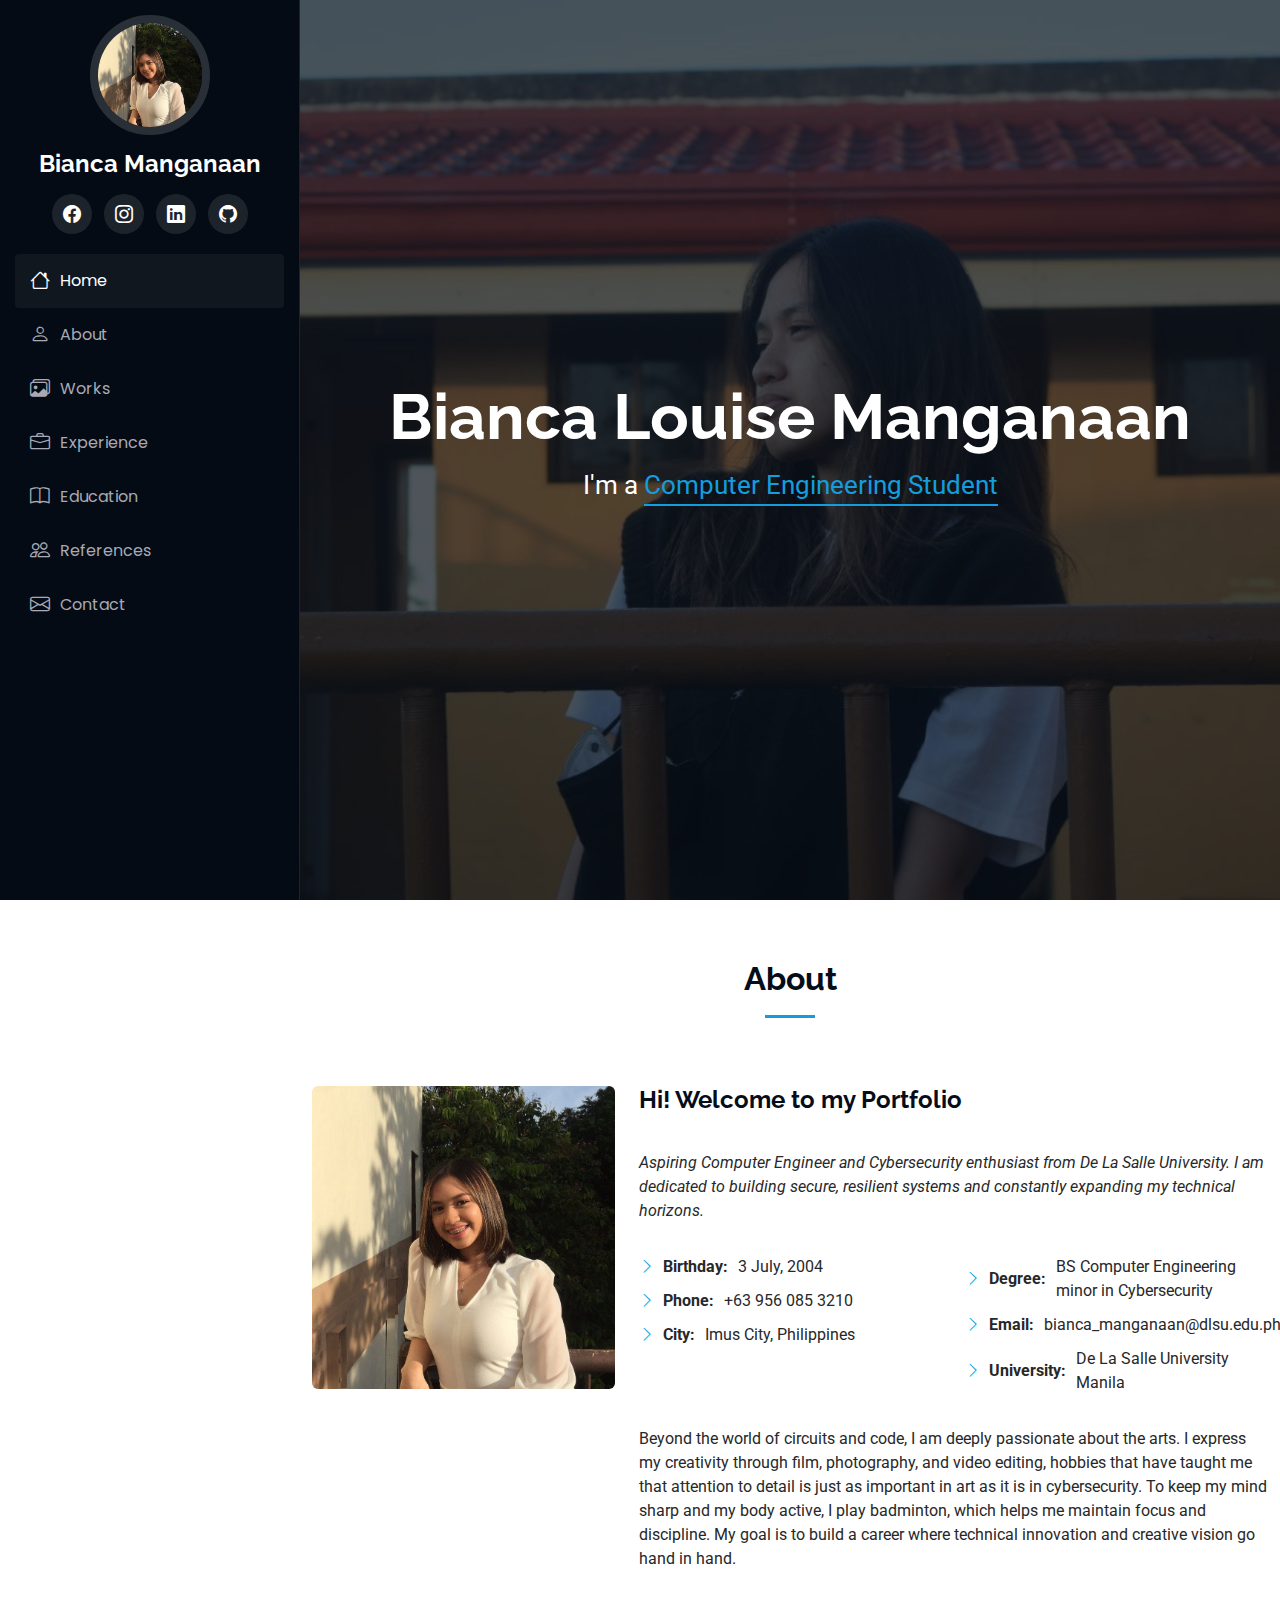
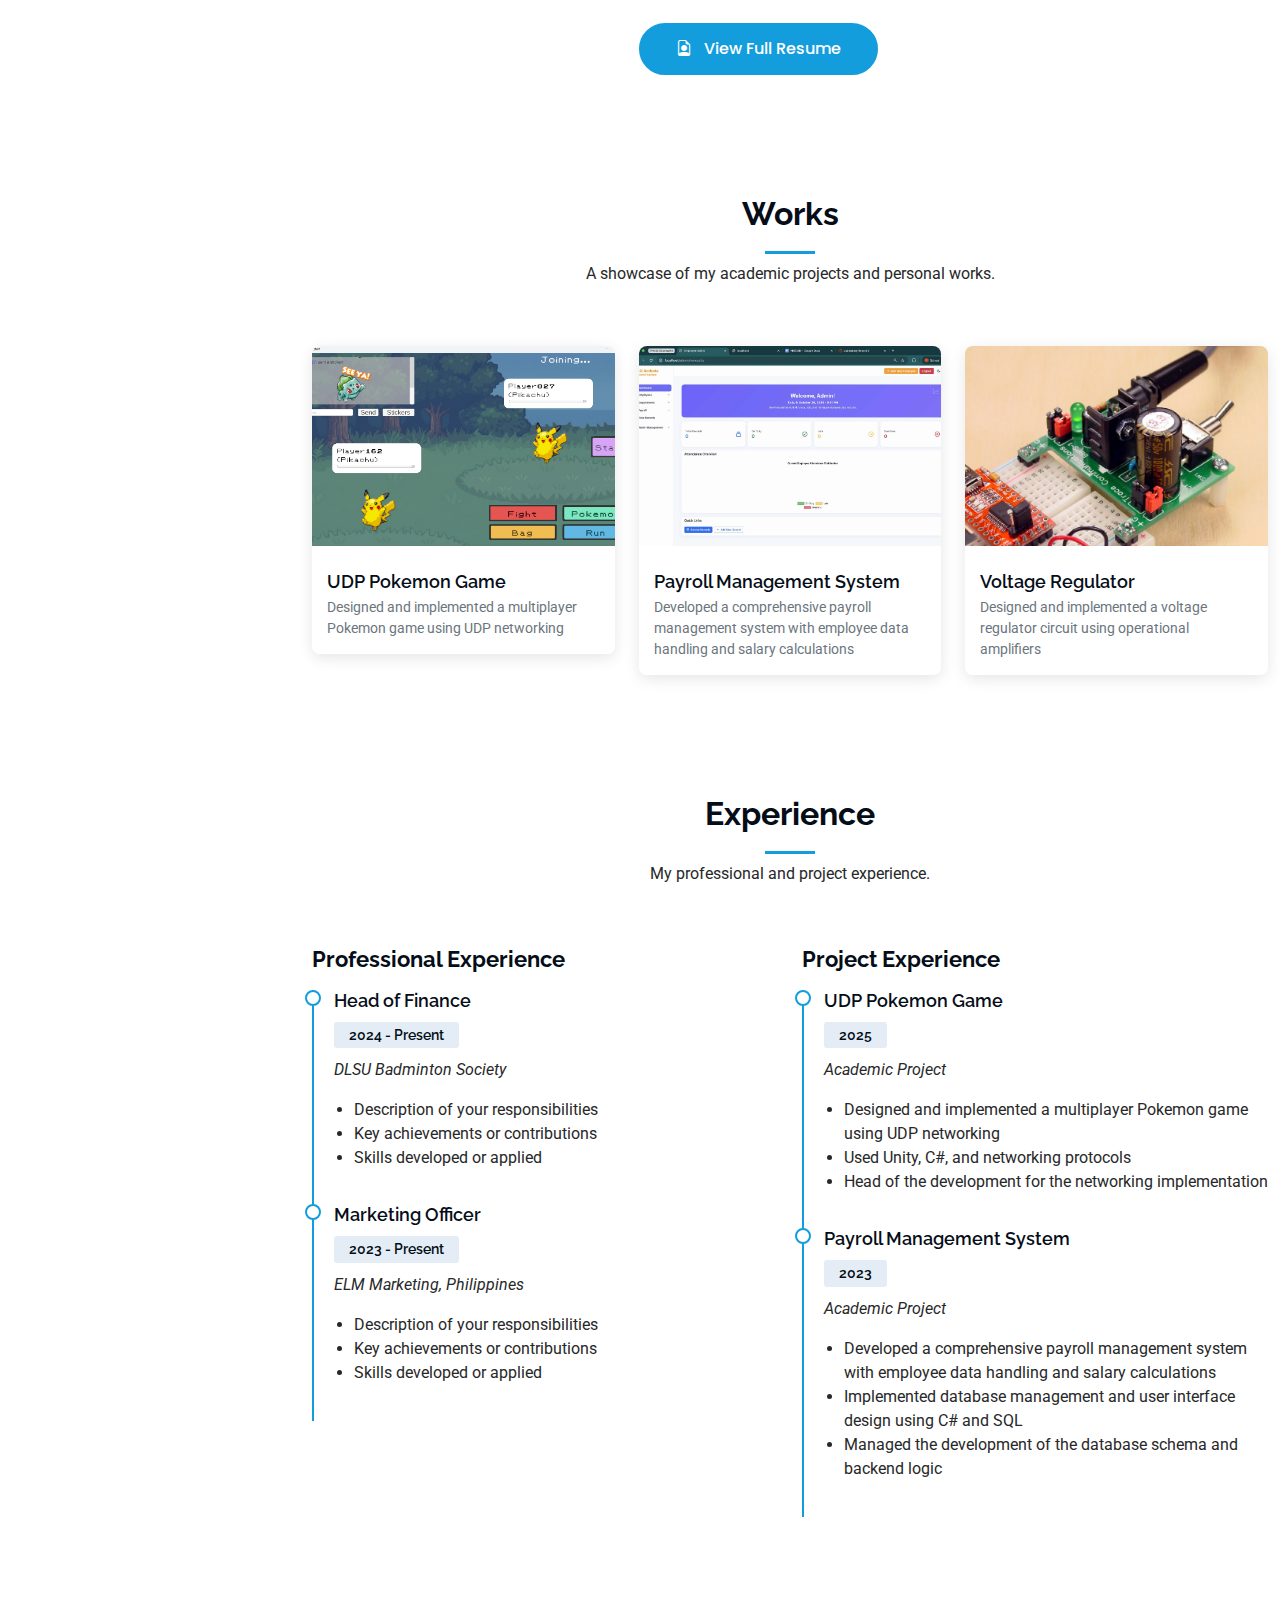
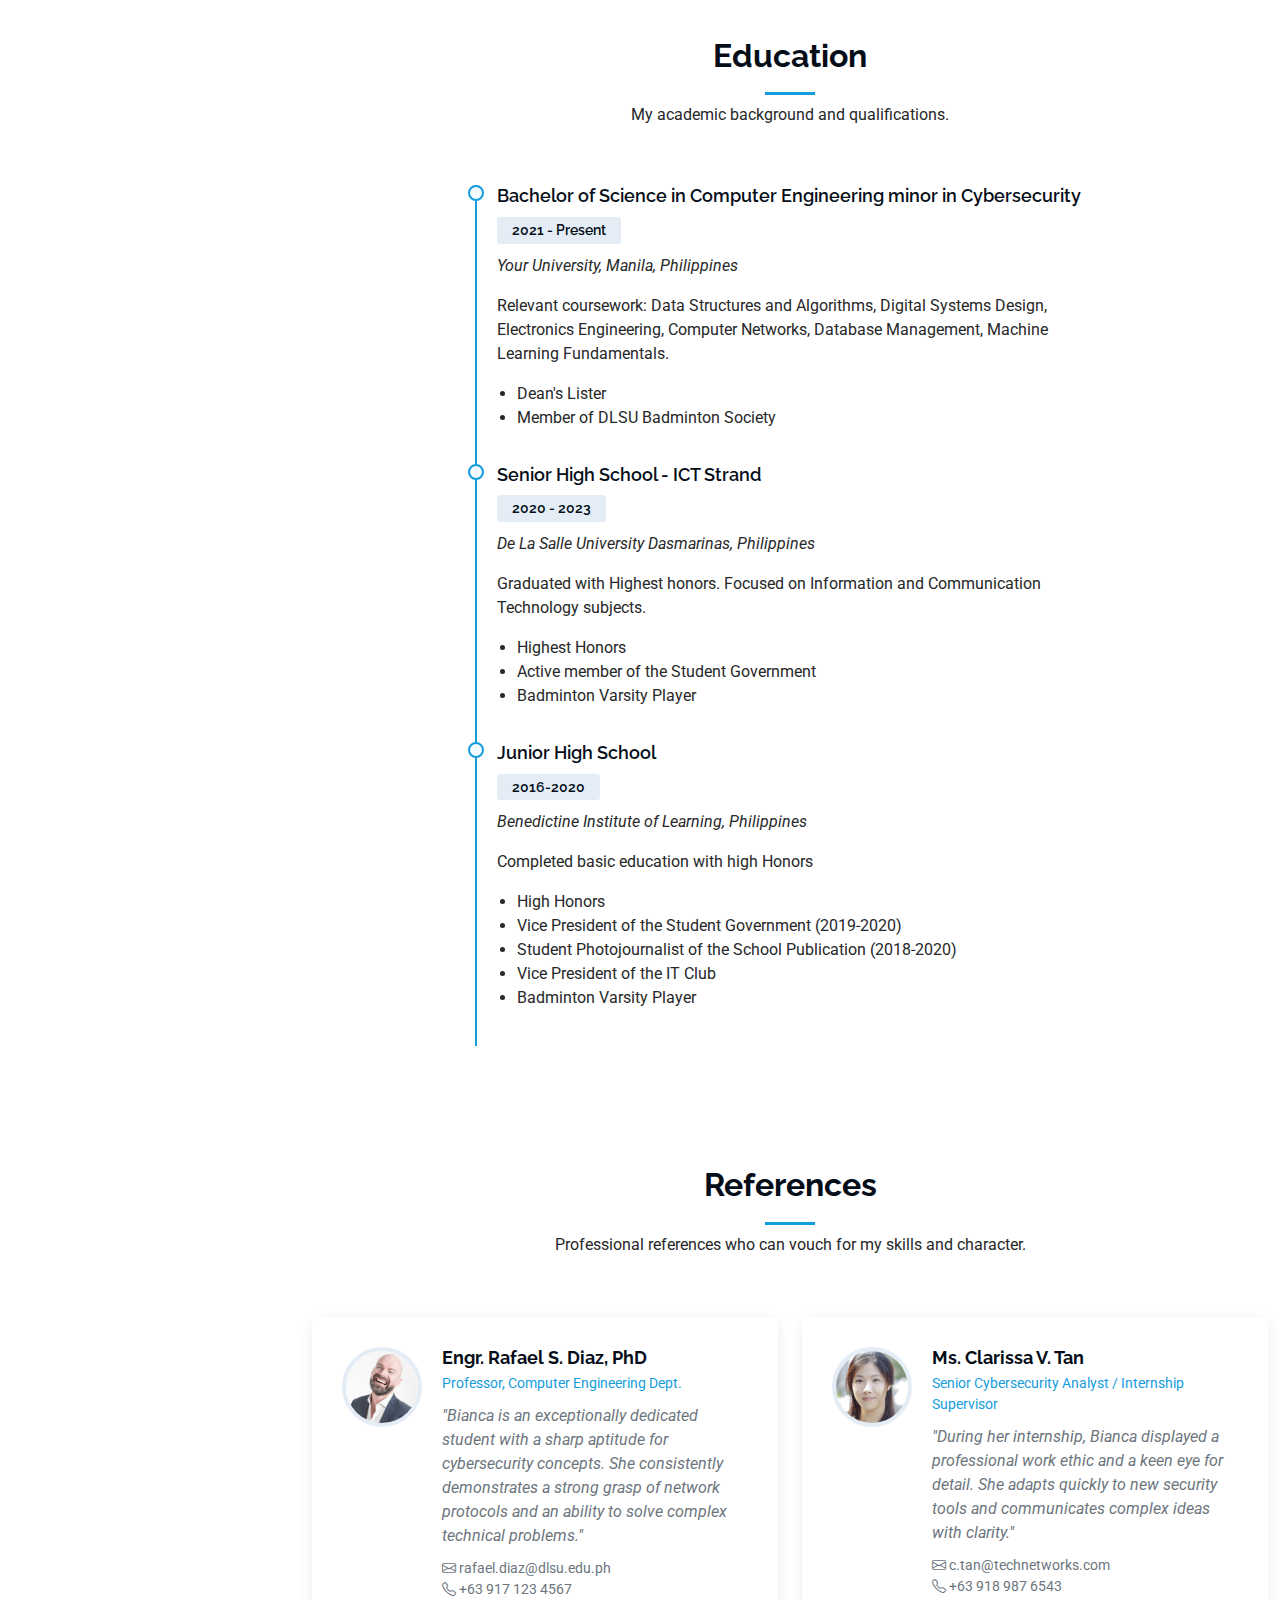
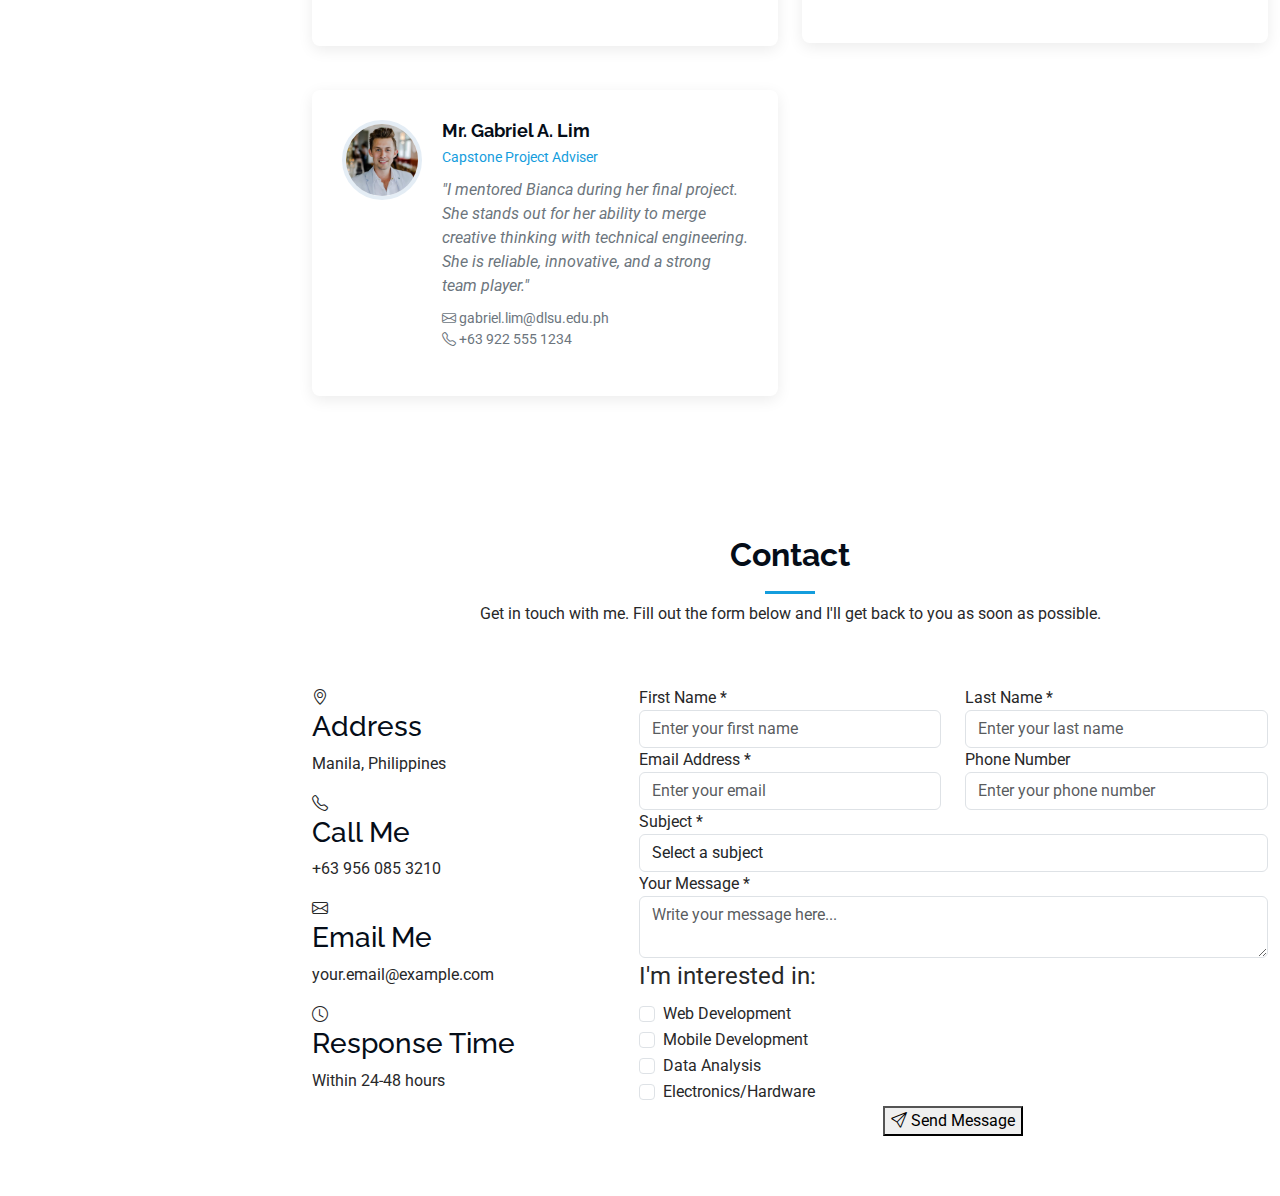
<file: index.html>
<!DOCTYPE html>
<html lang="en">
<head>
  <meta charset="utf-8">
  <meta content="width=device-width, initial-scale=1.0" name="viewport">
  <title>Welcome!</title>
  <link href="https://fonts.googleapis.com/css2?family=Roboto:wght@300;400;500;700&family=Poppins:wght@300;400;500;600;700&family=Raleway:wght@300;400;500;600;700&display=swap" rel="stylesheet">
  <link href="https://cdn.jsdelivr.net/npm/bootstrap@5.3.3/dist/css/bootstrap.min.css" rel="stylesheet">
  <link rel="stylesheet" href="https://cdn.jsdelivr.net/npm/bootstrap-icons@1.11.3/font/bootstrap-icons.min.css">
  
  <link rel="stylesheet" href="style.css">
</head>
<body class="index-page">

  <header id="header" class="header dark-background d-flex flex-column">
    <div class="profile-img">
      <img src="assets/profile.jpg" alt="Bianca Manganaan">
    </div>
    <a href="#" class="logo d-flex align-items-center justify-content-center">
      <h1 class="sitename">Bianca Manganaan</h1>
    </a>
    <div class="social-links text-center">
      <a href="#" title="Facebook"><i class="bi bi-facebook"></i></a>
      <a href="#" title="Instagram"><i class="bi bi-instagram"></i></a>
      <a href="#" title="LinkedIn"><i class="bi bi-linkedin"></i></a>
      <a href="#" title="GitHub"><i class="bi bi-github"></i></a>
    </div>
    <nav id="navmenu" class="navmenu">
      <ul>
        <li><a href="#home" class="active"><i class="bi bi-house navicon"></i> Home</a></li>
        <li><a href="#about"><i class="bi bi-person navicon"></i> About</a></li>
        <li><a href="#works"><i class="bi bi-images navicon"></i> Works</a></li>
        <li><a href="#experience"><i class="bi bi-briefcase navicon"></i> Experience</a></li>
        <li><a href="#education"><i class="bi bi-book navicon"></i> Education</a></li>
        <li><a href="#references"><i class="bi bi-people navicon"></i> References</a></li>
        <li><a href="#contact"><i class="bi bi-envelope navicon"></i> Contact</a></li>
      </ul>
    </nav>
  </header>

  <main class="main">

    <section id="home" class="hero section dark-background">
      <img src="assets/homepage.jpg" alt="" class="hero-bg">
      <div class="container text-center">
        <h2>Bianca Louise Manganaan</h2>
        <p>I'm a <span>Computer Engineering Student</span></p>
      </div>
    </section>

    <section id="about" class="about section">
      <div class="container section-title">
        <h2>About</h2>
      </div>
      <div class="container">
        <div class="row gy-4 justify-content-center">
          <div class="col-lg-4">
            <img src="assets/profile.jpg" class="img-fluid rounded" alt="Bianca Manganaan">
          </div>
          <div class="col-lg-8 content">
            <h2>Hi! Welcome to my Portfolio</h2>
            <p class="fst-italic py-3">Aspiring Computer Engineer and Cybersecurity enthusiast from De La Salle University. I am dedicated to building secure, resilient systems and constantly expanding my technical horizons.</p>
            <div class="row">
              <div class="col-lg-6">
                <ul>
                  <li><i class="bi bi-chevron-right"></i> <strong>Birthday:</strong> <span>3 July, 2004</span></li>
                  <li><i class="bi bi-chevron-right"></i> <strong>Phone:</strong> <span>+63 956 085 3210</span></li>
                  <li><i class="bi bi-chevron-right"></i> <strong>City:</strong> <span>Imus City, Philippines</span></li>
                </ul>
              </div>
              <div class="col-lg-6">
                <ul>
                  <li><i class="bi bi-chevron-right"></i> <strong>Degree:</strong> <span>BS Computer Engineering minor in Cybersecurity</span></li>
                  <li><i class="bi bi-chevron-right"></i> <strong>Email:</strong> <span>bianca_manganaan@dlsu.edu.ph</span></li>
                  <li><i class="bi bi-chevron-right"></i> <strong>University:</strong> <span>De La Salle University Manila</span></li>
                </ul>
              </div>
            </div>
            <p class="py-3">Beyond the world of circuits and code, I am deeply passionate about the arts. I express my creativity through film, photography, and video editing, hobbies that have taught me that attention to detail is just as important in art as it is in cybersecurity. To keep my mind sharp and my body active, I play badminton, which helps me maintain focus and discipline. My goal is to build a career where technical innovation and creative vision go hand in hand.</p>
            
            <div class="text-center text-lg-start">
              <a href="resume/resume.html" class="btn-resume" target="_blank">
                <i class="bi bi-file-earmark-person"></i> View Full Resume
              </a>
            </div>

          </div>
        </div>
      </div>
    </section>

    <section id="works" class="works section light-background">
      <div class="container section-title">
        <h2>Works</h2>
        <p>A showcase of my academic projects and personal works.</p>
      </div>
      <div class="container">
        <div class="row gy-4">
          <div class="col-lg-4 col-md-6">
            <div class="portfolio-content">
              <img src="assets/pokemon.png" alt="">
              <div class="portfolio-info">
                <h4>UDP Pokemon Game</h4>
                <p>Designed and implemented a multiplayer Pokemon game using UDP networking</p>
              </div>
            </div>
          </div>
          <div class="col-lg-4 col-md-6">
            <div class="portfolio-content">
              <img src="assets/payroll.jpg" alt="">
              <div class="portfolio-info">
                <h4>Payroll Management System</h4>
                <p>Developed a comprehensive payroll management system with employee data handling and salary calculations</p>
              </div>
            </div>
          </div>
          <div class="col-lg-4 col-md-6">
            <div class="portfolio-content">
              <img src="assets/voltage.png" alt="">
              <div class="portfolio-info">
                <h4>Voltage Regulator</h4>
                <p>Designed and implemented a voltage regulator circuit using operational amplifiers</p>
              </div>
            </div>
          </div>
        </div>
      </div>
    </section>

    <section id="experience" class="experience section">
      <div class="container section-title">
        <h2>Experience</h2>
        <p>My professional and project experience.</p>
      </div>
      <div class="container">
        <div class="row">
          <div class="col-lg-6">
            <h3 class="resume-title">Professional Experience</h3>
            <div class="resume-item">
              <h4>Head of Finance</h4>
              <h5>2024 - Present</h5>
              <p><em>DLSU Badminton Society</em></p>
              <ul>
                <li>Description of your responsibilities</li>
                <li>Key achievements or contributions</li>
                <li>Skills developed or applied</li>
              </ul>
            </div>
            <div class="resume-item">
              <h4>Marketing Officer</h4>
              <h5>2023 - Present</h5>
              <p><em>ELM Marketing, Philippines</em></p>
              <ul>
                <li>Description of your responsibilities</li>
                <li>Key achievements or contributions</li>
                <li>Skills developed or applied</li>
              </ul>
            </div>
          </div>
          <div class="col-lg-6">
            <h3 class="resume-title">Project Experience</h3>
            <div class="resume-item">
              <h4>UDP Pokemon Game</h4>
              <h5>2025</h5>
              <p><em>Academic Project</em></p>
              <ul>
                <li>Designed and implemented a multiplayer Pokemon game using UDP networking</li>
                <li>Used Unity, C#, and networking protocols</li>
                <li>Head of the development for the networking implementation</li>
              </ul>
            </div>
            <div class="resume-item">
              <h4>Payroll Management System</h4>
              <h5>2023</h5>
              <p><em>Academic Project</em></p>
              <ul>
                <li>Developed a comprehensive payroll management system with employee data handling and salary calculations</li>
                <li>Implemented database management and user interface design using C# and SQL</li>
                <li>Managed the development of the database schema and backend logic</li>
              </ul>
            </div>
          </div>
        </div>
      </div>
    </section>

    <section id="education" class="education section light-background">
      <div class="container section-title">
        <h2>Education</h2>
        <p>My academic background and qualifications.</p>
      </div>
      <div class="container">
        <div class="row justify-content-center">
          <div class="col-lg-8">
            <div class="resume-item">
              <h4>Bachelor of Science in Computer Engineering minor in Cybersecurity</h4>
              <h5>2021 - Present</h5>
              <p><em>Your University, Manila, Philippines</em></p>
              <p>Relevant coursework: Data Structures and Algorithms, Digital Systems Design, Electronics Engineering, Computer Networks, Database Management, Machine Learning Fundamentals.</p>
              <ul>
                <li>Dean's Lister</li>
                <li>Member of DLSU Badminton Society</li>
              </ul>
            </div>
            <div class="resume-item">
              <h4>Senior High School - ICT Strand</h4>
              <h5>2020 - 2023</h5>
              <p><em>De La Salle University Dasmarinas, Philippines</em></p>
              <p>Graduated with Highest honors. Focused on Information and Communication Technology subjects.</p>
              <ul>
                <li>Highest Honors</li>
                <li>Active member of the Student Government</li>
                <li>Badminton Varsity Player</li>
              </ul>
            </div>
            <div class="resume-item">
              <h4>Junior High School</h4>
              <h5>2016-2020</h5>
              <p><em>Benedictine Institute of Learning, Philippines</em></p>
              <p>Completed basic education with high Honors</p>
              <ul>
                <li>High Honors</li>
                <li>Vice President of the Student Government (2019-2020)</li>
                <li>Student Photojournalist of the School Publication (2018-2020)</li>
                <li>Vice President of the IT Club</li>
                <li>Badminton Varsity Player</li>
              </ul>
            </div>
            </div>
          </div>
        </div>
      </div>
    </section>

    <section id="references" class="references section">
      <div class="container section-title">
        <h2>References</h2>
        <p>Professional references who can vouch for my skills and character.</p>
      </div>
      <div class="container">
        <div class="row gy-4">
          <div class="col-lg-6">
            <div class="reference-item d-flex">
              <img src="assets/person1.jpg" alt="" class="reference-img">
              <div>
                <h4>Engr. Rafael S. Diaz, PhD</h4>
                <p class="position">Professor, Computer Engineering Dept.</p>
                <p class="quote">"Bianca is an exceptionally dedicated student with a sharp aptitude for cybersecurity concepts. She consistently demonstrates a strong grasp of network protocols and an ability to solve complex technical problems."</p>
                <p class="contact-info">
                  <i class="bi bi-envelope"></i> rafael.diaz@dlsu.edu.ph<br>
                  <i class="bi bi-telephone"></i> +63 917 123 4567
                </p>
              </div>
            </div>
          </div>
          <div class="col-lg-6">
            <div class="reference-item d-flex">
              <img src="assets/person2.jpg" alt="" class="reference-img">
              <div>
                <h4>Ms. Clarissa V. Tan</h4>
                <p class="position">Senior Cybersecurity Analyst / Internship Supervisor</p>
                <p class="quote">"During her internship, Bianca displayed a professional work ethic and a keen eye for detail. She adapts quickly to new security tools and communicates complex ideas with clarity."</p>
                <p class="contact-info">
                  <i class="bi bi-envelope"></i> c.tan@technetworks.com<br>
                  <i class="bi bi-telephone"></i> +63 918 987 6543
                </p>
              </div>
            </div>
          </div>
          <div class="col-lg-6">
            <div class="reference-item d-flex">
              <img src="assets/person3.jpg" alt="" class="reference-img">
              <div>
                <h4>Mr. Gabriel A. Lim</h4>
                <p class="position">Capstone Project Adviser</p>
                <p class="quote">"I mentored Bianca during her final project. She stands out for her ability to merge creative thinking with technical engineering. She is reliable, innovative, and a strong team player."</p>
                <p class="contact-info">
                  <i class="bi bi-envelope"></i> gabriel.lim@dlsu.edu.ph<br>
                  <i class="bi bi-telephone"></i> +63 922 555 1234
                </p>
              </div>
            </div>
          </div>
        </div>
      </div>
    </section>

    <section id="contact" class="contact section light-background">
  <div class="container section-title">
    <h2>Contact</h2>
    <p>Get in touch with me. Fill out the form below and I'll get back to you as soon as possible.</p>
  </div>
  <div class="container">
    <div class="row gy-4">
      
      <div class="col-lg-4">
        <div class="info-wrap">
          <div class="info-item">
            <i class="bi bi-geo-alt"></i>
            <div>
              <h3>Address</h3>
              <p>Manila, Philippines</p>
            </div>
          </div>
          <div class="info-item">
            <i class="bi bi-telephone"></i>
            <div>
              <h3>Call Me</h3>
              <p>+63 956 085 3210</p>
            </div>
          </div>
          <div class="info-item">
            <i class="bi bi-envelope"></i>
            <div>
              <h3>Email Me</h3>
              <p>your.email@example.com</p>
            </div>
          </div>
          <div class="info-item">
            <i class="bi bi-clock"></i>
            <div>
              <h3>Response Time</h3>
              <p>Within 24-48 hours</p>
            </div>
          </div>
        </div>
      </div>

      <div class="col-lg-8">
        <div class="contact-form">
          <form action="#" method="POST">
            
            <div class="row">
              <div class="col-md-6">
                <div class="form-group">
                  <label for="firstName">First Name <span class="required">*</span></label>
                  <input type="text" id="firstName" name="firstName" class="form-control" placeholder="Enter your first name" required>
                </div>
              </div>
              <div class="col-md-6">
                <div class="form-group">
                  <label for="lastName">Last Name <span class="required">*</span></label>
                  <input type="text" id="lastName" name="lastName" class="form-control" placeholder="Enter your last name" required>
                </div>
              </div>
            </div>

            <div class="row">
              <div class="col-md-6">
                <div class="form-group">
                  <label for="email">Email Address <span class="required">*</span></label>
                  <input type="email" id="email" name="email" class="form-control" placeholder="Enter your email" required>
                </div>
              </div>
              <div class="col-md-6">
                <div class="form-group">
                  <label for="phone">Phone Number</label>
                  <input type="tel" id="phone" name="phone" class="form-control" placeholder="Enter your phone number">
                </div>
              </div>
            </div>

            <div class="form-group">
              <label for="subject">Subject <span class="required">*</span></label>
              <select id="subject" name="subject" class="form-control" required>
                <option value="" disabled selected>Select a subject</option>
                <option value="general">General Inquiry</option>
                <option value="project">Project Collaboration</option>
                <option value="job">Job Opportunity</option>
                <option value="feedback">Feedback</option>
                <option value="other">Other</option>
              </select>
            </div>

            <div class="form-group">
              <label for="message">Your Message <span class="required">*</span></label>
              <textarea id="message" name="message" class="form-control" placeholder="Write your message here..." required></textarea>
            </div>

            <fieldset>
              <legend>I'm interested in:</legend>
              <div class="form-check">
                <input type="checkbox" id="interest1" name="interests[]" value="web" class="form-check-input">
                <label for="interest1" class="form-check-label">Web Development</label>
              </div>
              <div class="form-check">
                <input type="checkbox" id="interest2" name="interests[]" value="mobile" class="form-check-input">
                <label for="interest2" class="form-check-label">Mobile Development</label>
              </div>
              <div class="form-check">
                <input type="checkbox" id="interest3" name="interests[]" value="data" class="form-check-input">
                <label for="interest3" class="form-check-label">Data Analysis</label>
              </div>
              <div class="form-check">
                <input type="checkbox" id="interest4" name="interests[]" value="electronics" class="form-check-input">
                <label for="interest4" class="form-check-label">Electronics/Hardware</label>
              </div>
            </fieldset>

            <div class="form-group text-center">
              <button type="submit" class="btn-submit">
                <i class="bi bi-send"></i> Send Message
              </button>
            </div>

          </form>
        </div>
      </div>

    </div>
  </div>
</section>
  </main>


</body>
</html>
</file>
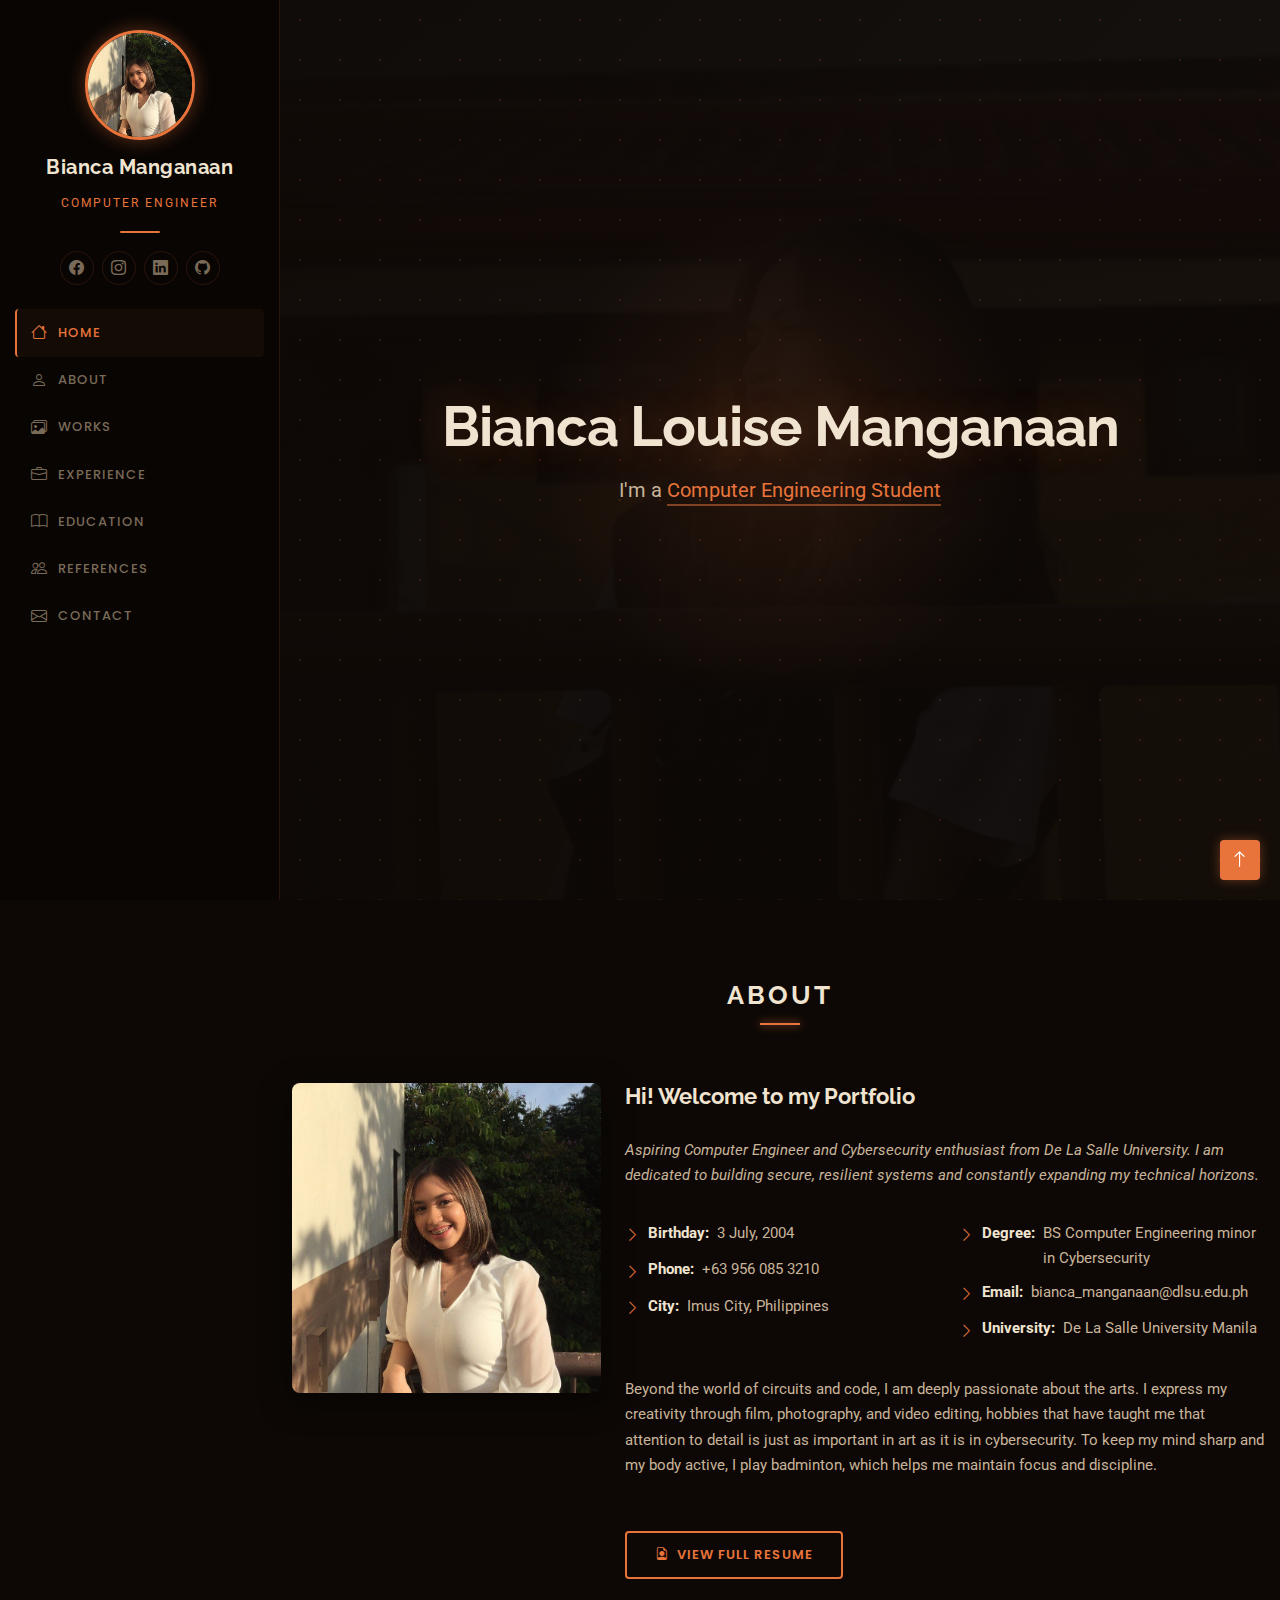
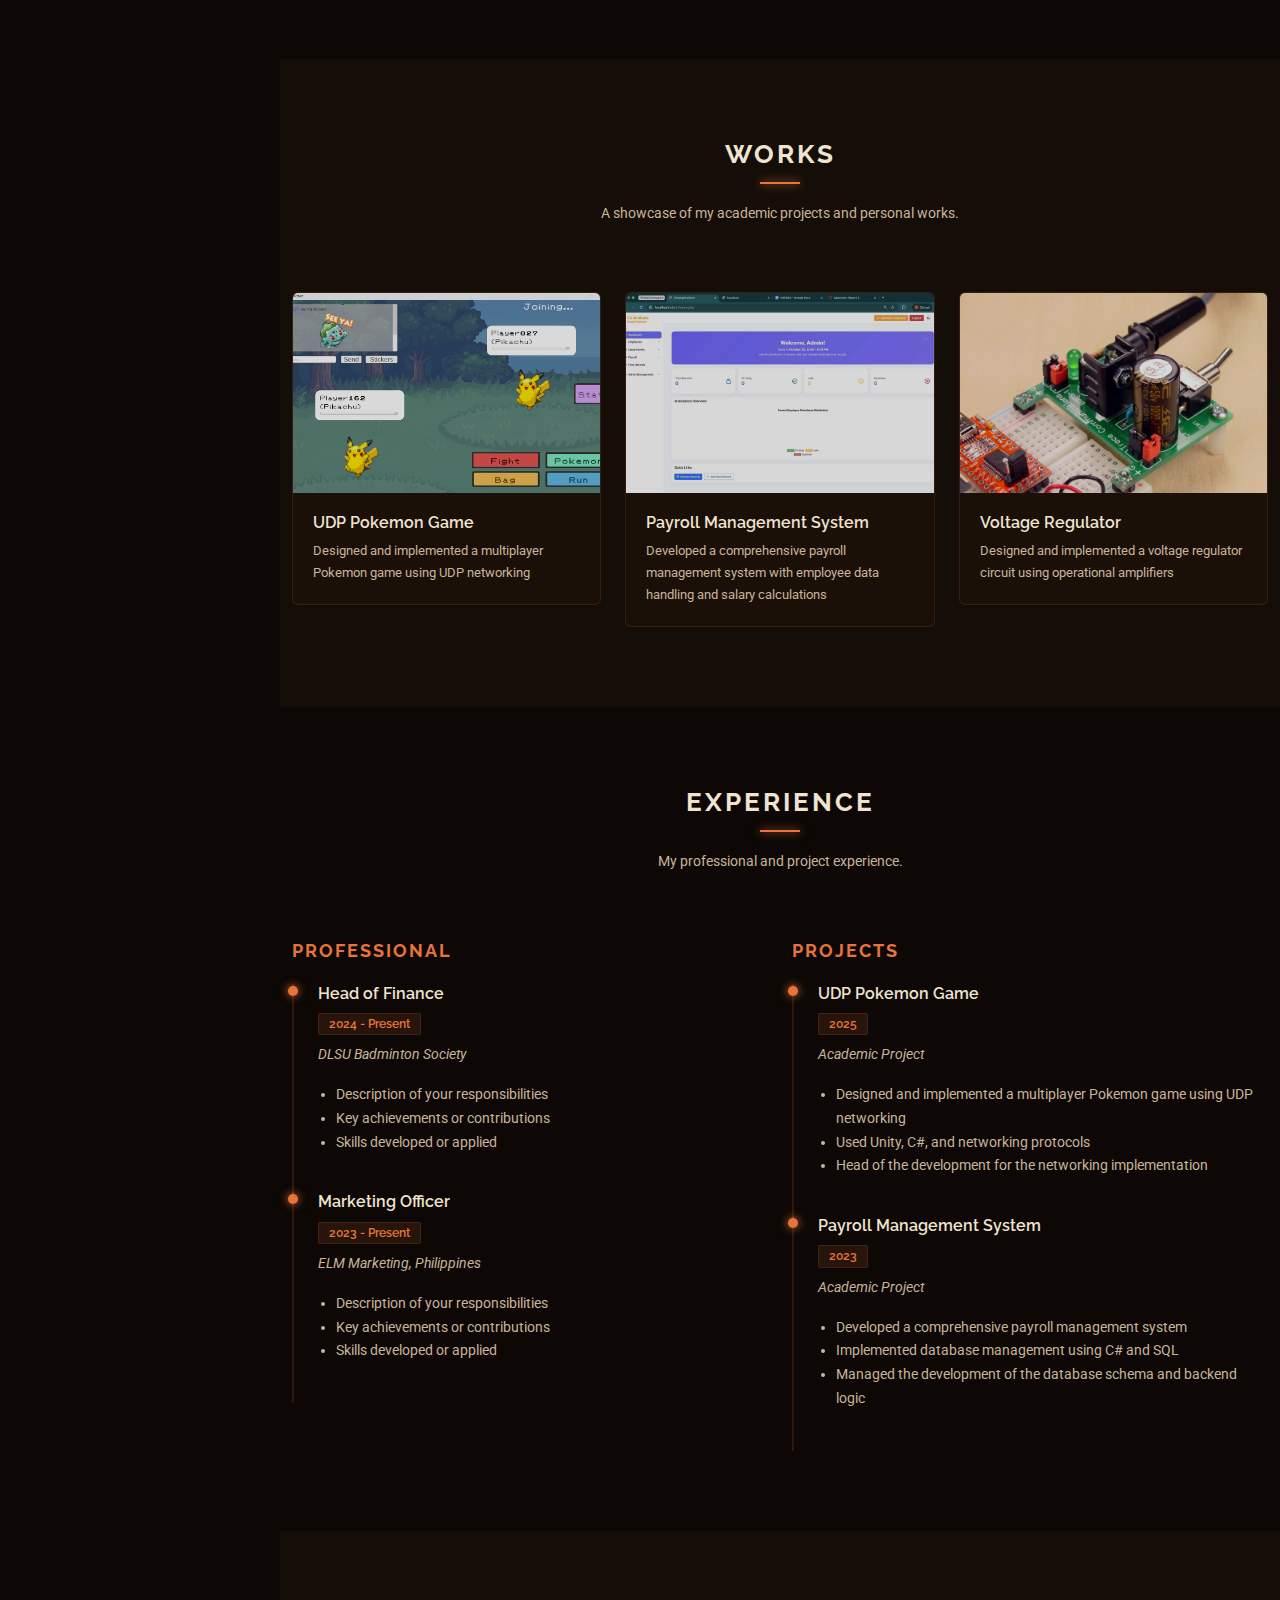
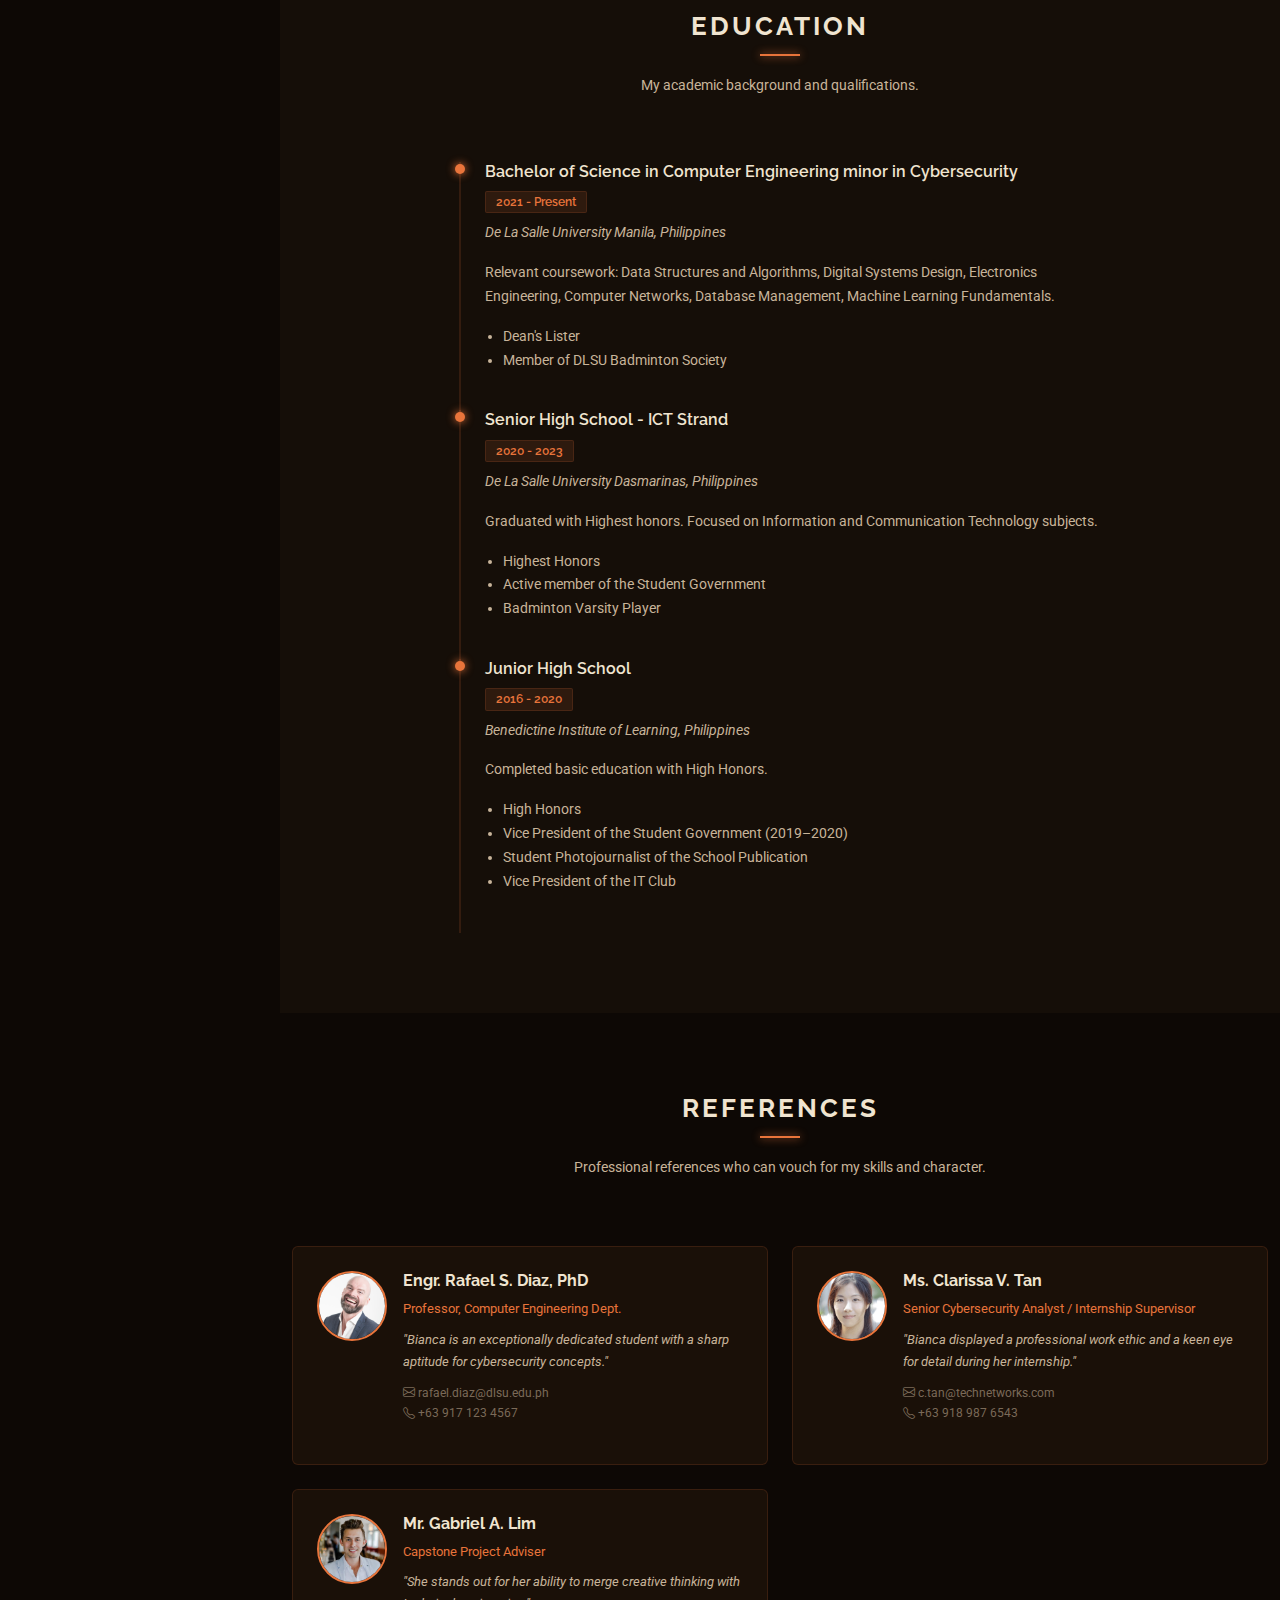
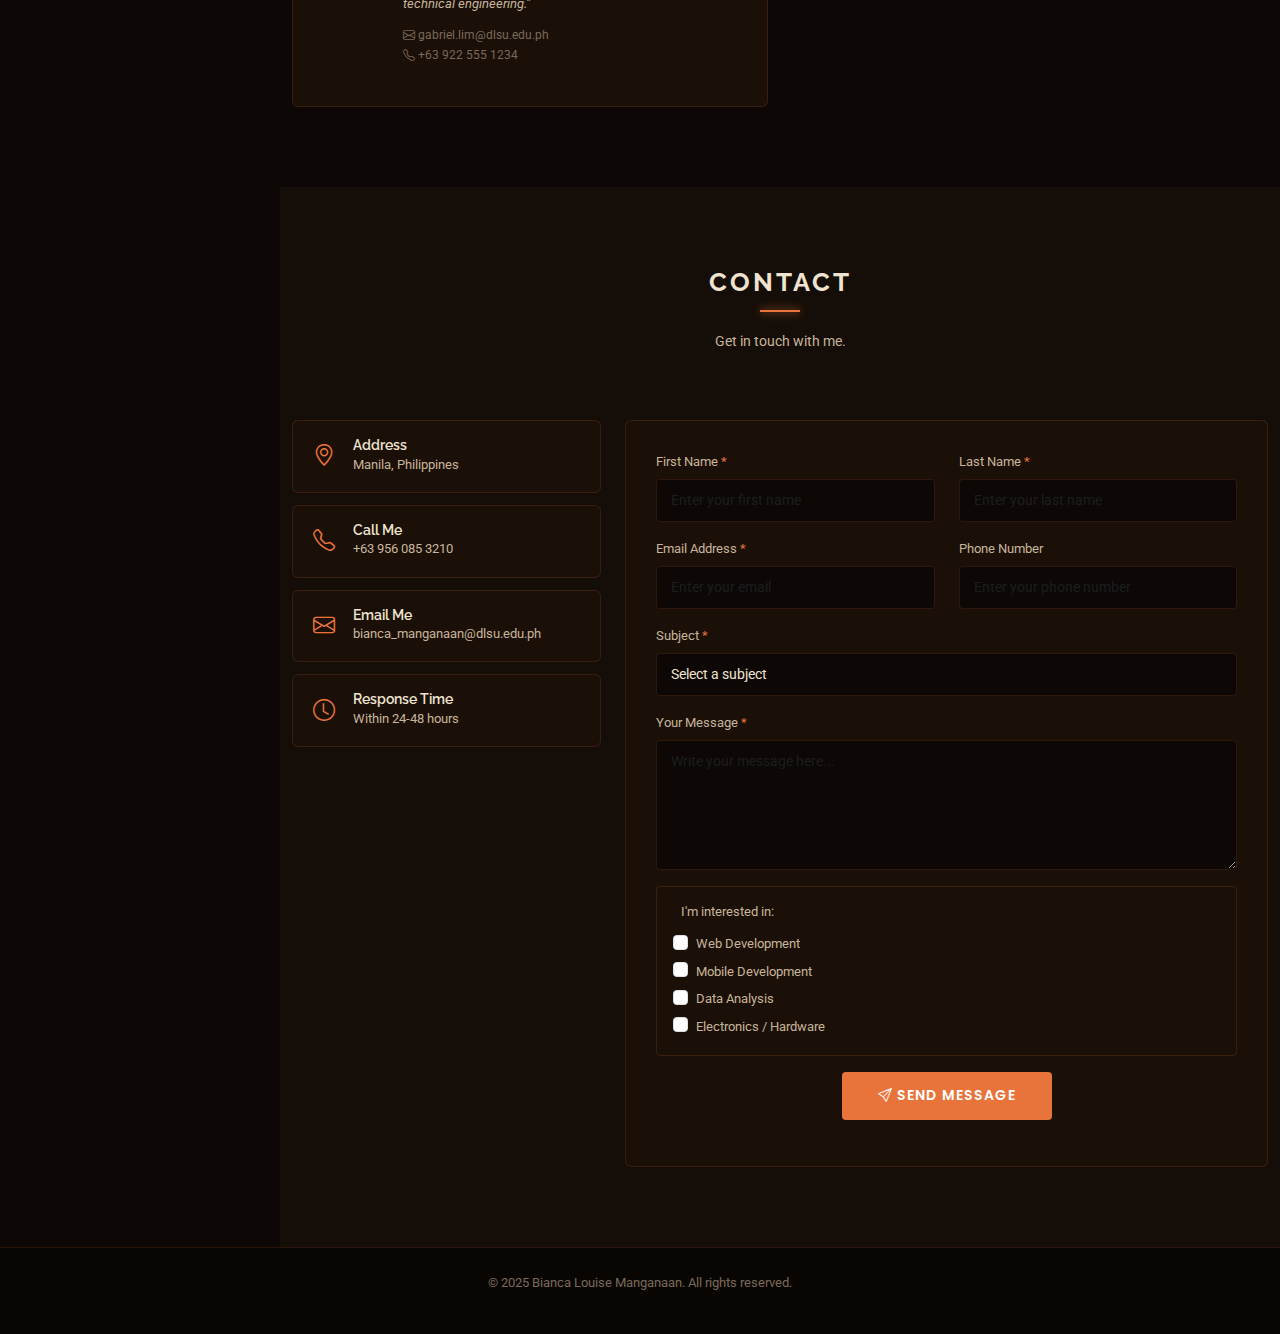
<file: index-v1.html>
<!DOCTYPE html>
<html lang="en">
<head>
  <meta charset="utf-8">
  <meta content="width=device-width, initial-scale=1.0" name="viewport">
  <title>Bianca Manganaan — Portfolio V1</title>
  <link href="https://fonts.googleapis.com/css2?family=Roboto:wght@300;400;500;700&family=Poppins:wght@300;400;500;600;700&family=Raleway:wght@300;400;500;600;700&display=swap" rel="stylesheet">
  <link href="https://cdn.jsdelivr.net/npm/bootstrap@5.3.3/dist/css/bootstrap.min.css" rel="stylesheet">
  <link rel="stylesheet" href="https://cdn.jsdelivr.net/npm/bootstrap-icons@1.11.3/font/bootstrap-icons.min.css">
  <link rel="stylesheet" href="style-v1.css">
</head>
<body>

  <!-- SIDEBAR -->
  <header id="header" class="header">
    <div class="profile-img">
      <img src="assets/profile.jpg" alt="Bianca Manganaan">
    </div>
    <div class="logo">
      <h1 class="sitename">Bianca Manganaan</h1>
    </div>
    <div class="tagline">Computer Engineer</div>
    <div class="divider"></div>
    <div class="social-links">
      <a href="#" title="Facebook"><i class="bi bi-facebook"></i></a>
      <a href="#" title="Instagram"><i class="bi bi-instagram"></i></a>
      <a href="#" title="LinkedIn"><i class="bi bi-linkedin"></i></a>
      <a href="#" title="GitHub"><i class="bi bi-github"></i></a>
    </div>
    <nav id="navmenu" class="navmenu">
      <ul>
        <li><a href="#home" class="active"><i class="bi bi-house navicon"></i> Home</a></li>
        <li><a href="#about"><i class="bi bi-person navicon"></i> About</a></li>
        <li><a href="#works"><i class="bi bi-images navicon"></i> Works</a></li>
        <li><a href="#experience"><i class="bi bi-briefcase navicon"></i> Experience</a></li>
        <li><a href="#education"><i class="bi bi-book navicon"></i> Education</a></li>
        <li><a href="#references"><i class="bi bi-people navicon"></i> References</a></li>
        <li><a href="#contact"><i class="bi bi-envelope navicon"></i> Contact</a></li>
      </ul>
    </nav>
  </header>

  <main class="main">

    <!-- HERO -->
    <section id="home" class="hero section">
      <div class="dot-grid"></div>
      <img src="assets/homepage.jpg" alt="" class="hero-bg">
      <div class="container">
        <h2>Bianca Louise Manganaan</h2>
        <p>I'm a <span>Computer Engineering Student</span></p>
      </div>
    </section>

    <!-- ABOUT -->
    <section id="about" class="about section">
      <div class="container section-title"><h2>About</h2></div>
      <div class="container">
        <div class="row gy-4 justify-content-center">
          <div class="col-lg-4">
            <img src="assets/profile.jpg" class="img-fluid" alt="Bianca Manganaan">
          </div>
          <div class="col-lg-8 content">
            <h2>Hi! Welcome to my Portfolio</h2>
            <p class="fst-italic py-3">Aspiring Computer Engineer and Cybersecurity enthusiast from De La Salle University. I am dedicated to building secure, resilient systems and constantly expanding my technical horizons.</p>
            <div class="row">
              <div class="col-lg-6">
                <ul>
                  <li><i class="bi bi-chevron-right"></i> <strong>Birthday:</strong> <span>3 July, 2004</span></li>
                  <li><i class="bi bi-chevron-right"></i> <strong>Phone:</strong> <span>+63 956 085 3210</span></li>
                  <li><i class="bi bi-chevron-right"></i> <strong>City:</strong> <span>Imus City, Philippines</span></li>
                </ul>
              </div>
              <div class="col-lg-6">
                <ul>
                  <li><i class="bi bi-chevron-right"></i> <strong>Degree:</strong> <span>BS Computer Engineering minor in Cybersecurity</span></li>
                  <li><i class="bi bi-chevron-right"></i> <strong>Email:</strong> <span>bianca_manganaan@dlsu.edu.ph</span></li>
                  <li><i class="bi bi-chevron-right"></i> <strong>University:</strong> <span>De La Salle University Manila</span></li>
                </ul>
              </div>
            </div>
            <p class="py-3">Beyond the world of circuits and code, I am deeply passionate about the arts. I express my creativity through film, photography, and video editing, hobbies that have taught me that attention to detail is just as important in art as it is in cybersecurity. To keep my mind sharp and my body active, I play badminton, which helps me maintain focus and discipline.</p>
            <div class="text-center text-lg-start">
              <a href="resume/resume.html" class="btn-resume" target="_blank">
                <i class="bi bi-file-earmark-person"></i> View Full Resume
              </a>
            </div>
          </div>
        </div>
      </div>
    </section>

    <!-- WORKS -->
    <section id="works" class="works section light-background">
      <div class="container section-title">
        <h2>Works</h2>
        <p>A showcase of my academic projects and personal works.</p>
      </div>
      <div class="container">
        <div class="row gy-4">
          <div class="col-lg-4 col-md-6">
            <div class="portfolio-content">
              <img src="assets/pokemon.png" alt="">
              <div class="portfolio-info">
                <h4>UDP Pokemon Game</h4>
                <p>Designed and implemented a multiplayer Pokemon game using UDP networking</p>
              </div>
            </div>
          </div>
          <div class="col-lg-4 col-md-6">
            <div class="portfolio-content">
              <img src="assets/payroll.jpg" alt="">
              <div class="portfolio-info">
                <h4>Payroll Management System</h4>
                <p>Developed a comprehensive payroll management system with employee data handling and salary calculations</p>
              </div>
            </div>
          </div>
          <div class="col-lg-4 col-md-6">
            <div class="portfolio-content">
              <img src="assets/voltage.png" alt="">
              <div class="portfolio-info">
                <h4>Voltage Regulator</h4>
                <p>Designed and implemented a voltage regulator circuit using operational amplifiers</p>
              </div>
            </div>
          </div>
        </div>
      </div>
    </section>

    <!-- EXPERIENCE -->
    <section id="experience" class="experience section">
      <div class="container section-title">
        <h2>Experience</h2>
        <p>My professional and project experience.</p>
      </div>
      <div class="container">
        <div class="row">
          <div class="col-lg-6">
            <h3 class="resume-title">Professional</h3>
            <div class="resume-item">
              <h4>Head of Finance</h4>
              <h5>2024 - Present</h5>
              <p><em>DLSU Badminton Society</em></p>
              <ul>
                <li>Description of your responsibilities</li>
                <li>Key achievements or contributions</li>
                <li>Skills developed or applied</li>
              </ul>
            </div>
            <div class="resume-item">
              <h4>Marketing Officer</h4>
              <h5>2023 - Present</h5>
              <p><em>ELM Marketing, Philippines</em></p>
              <ul>
                <li>Description of your responsibilities</li>
                <li>Key achievements or contributions</li>
                <li>Skills developed or applied</li>
              </ul>
            </div>
          </div>
          <div class="col-lg-6">
            <h3 class="resume-title">Projects</h3>
            <div class="resume-item">
              <h4>UDP Pokemon Game</h4>
              <h5>2025</h5>
              <p><em>Academic Project</em></p>
              <ul>
                <li>Designed and implemented a multiplayer Pokemon game using UDP networking</li>
                <li>Used Unity, C#, and networking protocols</li>
                <li>Head of the development for the networking implementation</li>
              </ul>
            </div>
            <div class="resume-item">
              <h4>Payroll Management System</h4>
              <h5>2023</h5>
              <p><em>Academic Project</em></p>
              <ul>
                <li>Developed a comprehensive payroll management system</li>
                <li>Implemented database management using C# and SQL</li>
                <li>Managed the development of the database schema and backend logic</li>
              </ul>
            </div>
          </div>
        </div>
      </div>
    </section>

    <!-- EDUCATION -->
    <section id="education" class="education section light-background">
      <div class="container section-title">
        <h2>Education</h2>
        <p>My academic background and qualifications.</p>
      </div>
      <div class="container">
        <div class="row justify-content-center">
          <div class="col-lg-8">
            <div class="resume-item">
              <h4>Bachelor of Science in Computer Engineering minor in Cybersecurity</h4>
              <h5>2021 - Present</h5>
              <p><em>De La Salle University Manila, Philippines</em></p>
              <p>Relevant coursework: Data Structures and Algorithms, Digital Systems Design, Electronics Engineering, Computer Networks, Database Management, Machine Learning Fundamentals.</p>
              <ul>
                <li>Dean's Lister</li>
                <li>Member of DLSU Badminton Society</li>
              </ul>
            </div>
            <div class="resume-item">
              <h4>Senior High School - ICT Strand</h4>
              <h5>2020 - 2023</h5>
              <p><em>De La Salle University Dasmarinas, Philippines</em></p>
              <p>Graduated with Highest honors. Focused on Information and Communication Technology subjects.</p>
              <ul>
                <li>Highest Honors</li>
                <li>Active member of the Student Government</li>
                <li>Badminton Varsity Player</li>
              </ul>
            </div>
            <div class="resume-item">
              <h4>Junior High School</h4>
              <h5>2016 - 2020</h5>
              <p><em>Benedictine Institute of Learning, Philippines</em></p>
              <p>Completed basic education with High Honors.</p>
              <ul>
                <li>High Honors</li>
                <li>Vice President of the Student Government (2019–2020)</li>
                <li>Student Photojournalist of the School Publication</li>
                <li>Vice President of the IT Club</li>
              </ul>
            </div>
          </div>
        </div>
      </div>
    </section>

    <!-- REFERENCES -->
    <section id="references" class="references section">
      <div class="container section-title">
        <h2>References</h2>
        <p>Professional references who can vouch for my skills and character.</p>
      </div>
      <div class="container">
        <div class="row gy-4">
          <div class="col-lg-6">
            <div class="reference-item d-flex">
              <img src="assets/person1.jpg" alt="" class="reference-img">
              <div>
                <h4>Engr. Rafael S. Diaz, PhD</h4>
                <p class="position">Professor, Computer Engineering Dept.</p>
                <p class="quote">"Bianca is an exceptionally dedicated student with a sharp aptitude for cybersecurity concepts."</p>
                <p class="contact-info"><i class="bi bi-envelope"></i> rafael.diaz@dlsu.edu.ph<br><i class="bi bi-telephone"></i> +63 917 123 4567</p>
              </div>
            </div>
          </div>
          <div class="col-lg-6">
            <div class="reference-item d-flex">
              <img src="assets/person2.jpg" alt="" class="reference-img">
              <div>
                <h4>Ms. Clarissa V. Tan</h4>
                <p class="position">Senior Cybersecurity Analyst / Internship Supervisor</p>
                <p class="quote">"Bianca displayed a professional work ethic and a keen eye for detail during her internship."</p>
                <p class="contact-info"><i class="bi bi-envelope"></i> c.tan@technetworks.com<br><i class="bi bi-telephone"></i> +63 918 987 6543</p>
              </div>
            </div>
          </div>
          <div class="col-lg-6">
            <div class="reference-item d-flex">
              <img src="assets/person3.jpg" alt="" class="reference-img">
              <div>
                <h4>Mr. Gabriel A. Lim</h4>
                <p class="position">Capstone Project Adviser</p>
                <p class="quote">"She stands out for her ability to merge creative thinking with technical engineering."</p>
                <p class="contact-info"><i class="bi bi-envelope"></i> gabriel.lim@dlsu.edu.ph<br><i class="bi bi-telephone"></i> +63 922 555 1234</p>
              </div>
            </div>
          </div>
        </div>
      </div>
    </section>

    <!-- CONTACT -->
    <section id="contact" class="contact section light-background">
      <div class="container section-title">
        <h2>Contact</h2>
        <p>Get in touch with me.</p>
      </div>
      <div class="container">
        <div class="row gy-4">
          <div class="col-lg-4">
            <div class="info-wrap">
              <div class="info-item">
                <i class="bi bi-geo-alt"></i>
                <div><h3>Address</h3><p>Manila, Philippines</p></div>
              </div>
              <div class="info-item">
                <i class="bi bi-telephone"></i>
                <div><h3>Call Me</h3><p>+63 956 085 3210</p></div>
              </div>
              <div class="info-item">
                <i class="bi bi-envelope"></i>
                <div><h3>Email Me</h3><p>bianca_manganaan@dlsu.edu.ph</p></div>
              </div>
              <div class="info-item">
                <i class="bi bi-clock"></i>
                <div><h3>Response Time</h3><p>Within 24-48 hours</p></div>
              </div>
            </div>
          </div>
          <div class="col-lg-8">
            <div class="contact-form">
              <form action="#" method="POST">
                <div class="row">
                  <div class="col-md-6">
                    <div class="form-group">
                      <label for="firstName">First Name <span class="required">*</span></label>
                      <input type="text" id="firstName" name="firstName" class="form-control" placeholder="Enter your first name" required>
                    </div>
                  </div>
                  <div class="col-md-6">
                    <div class="form-group">
                      <label for="lastName">Last Name <span class="required">*</span></label>
                      <input type="text" id="lastName" name="lastName" class="form-control" placeholder="Enter your last name" required>
                    </div>
                  </div>
                </div>
                <div class="row">
                  <div class="col-md-6">
                    <div class="form-group">
                      <label for="email">Email Address <span class="required">*</span></label>
                      <input type="email" id="email" name="email" class="form-control" placeholder="Enter your email" required>
                    </div>
                  </div>
                  <div class="col-md-6">
                    <div class="form-group">
                      <label for="phone">Phone Number</label>
                      <input type="tel" id="phone" name="phone" class="form-control" placeholder="Enter your phone number">
                    </div>
                  </div>
                </div>
                <div class="form-group">
                  <label for="subject">Subject <span class="required">*</span></label>
                  <select id="subject" name="subject" class="form-control" required>
                    <option value="" disabled selected>Select a subject</option>
                    <option value="general">General Inquiry</option>
                    <option value="project">Project Collaboration</option>
                    <option value="job">Job Opportunity</option>
                    <option value="other">Other</option>
                  </select>
                </div>
                <div class="form-group">
                  <label for="message">Your Message <span class="required">*</span></label>
                  <textarea id="message" name="message" class="form-control" placeholder="Write your message here..." required></textarea>
                </div>
                <fieldset>
                  <legend>I'm interested in:</legend>
                  <div class="form-check"><input type="checkbox" id="i1" class="form-check-input"><label for="i1" class="form-check-label">Web Development</label></div>
                  <div class="form-check"><input type="checkbox" id="i2" class="form-check-input"><label for="i2" class="form-check-label">Mobile Development</label></div>
                  <div class="form-check"><input type="checkbox" id="i3" class="form-check-input"><label for="i3" class="form-check-label">Data Analysis</label></div>
                  <div class="form-check"><input type="checkbox" id="i4" class="form-check-input"><label for="i4" class="form-check-label">Electronics / Hardware</label></div>
                </fieldset>
                <div class="form-group text-center">
                  <button type="submit" class="btn-submit">
                    <i class="bi bi-send"></i> Send Message
                  </button>
                </div>
              </form>
            </div>
          </div>
        </div>
      </div>
    </section>

  </main>

  <footer class="footer">
    <p class="copyright">© 2025 Bianca Louise Manganaan. All rights reserved.</p>
  </footer>

  <a href="#home" class="scroll-top"><i class="bi bi-arrow-up"></i></a>

</body>
</html>
</file>
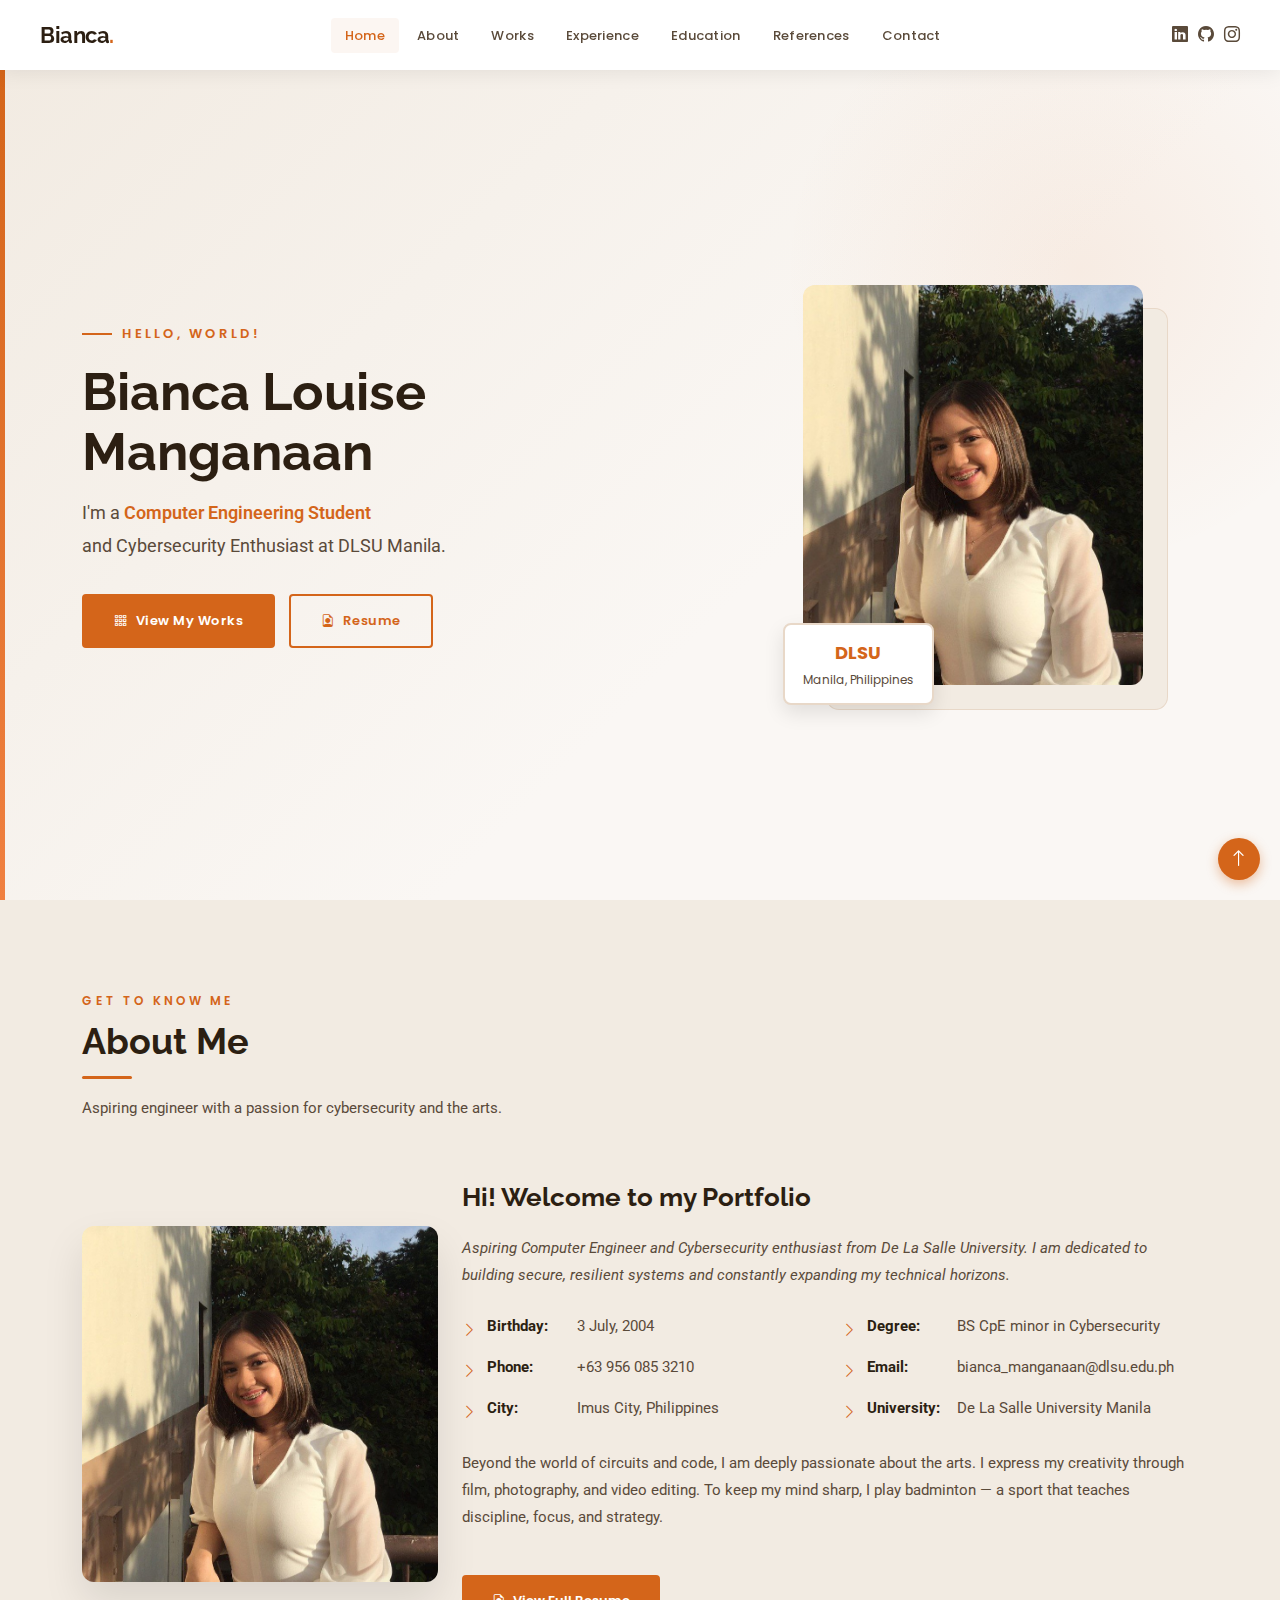
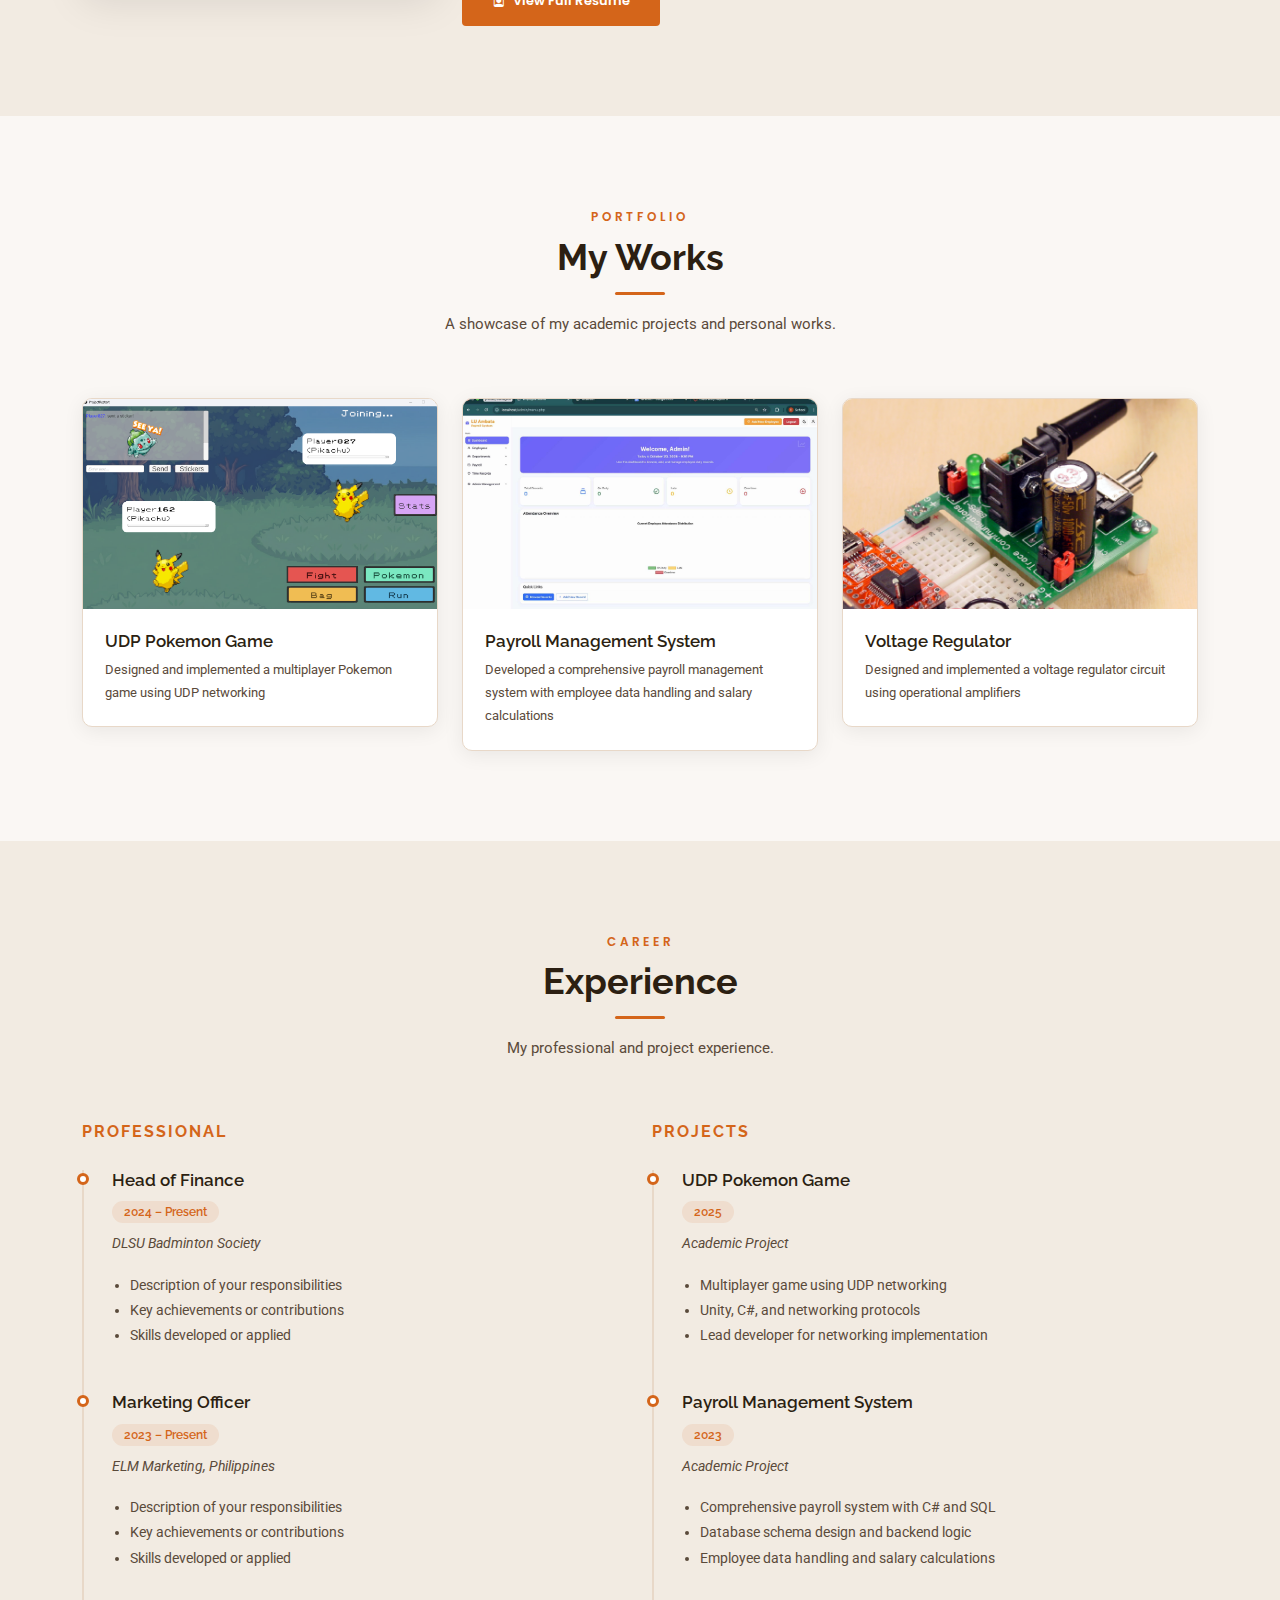
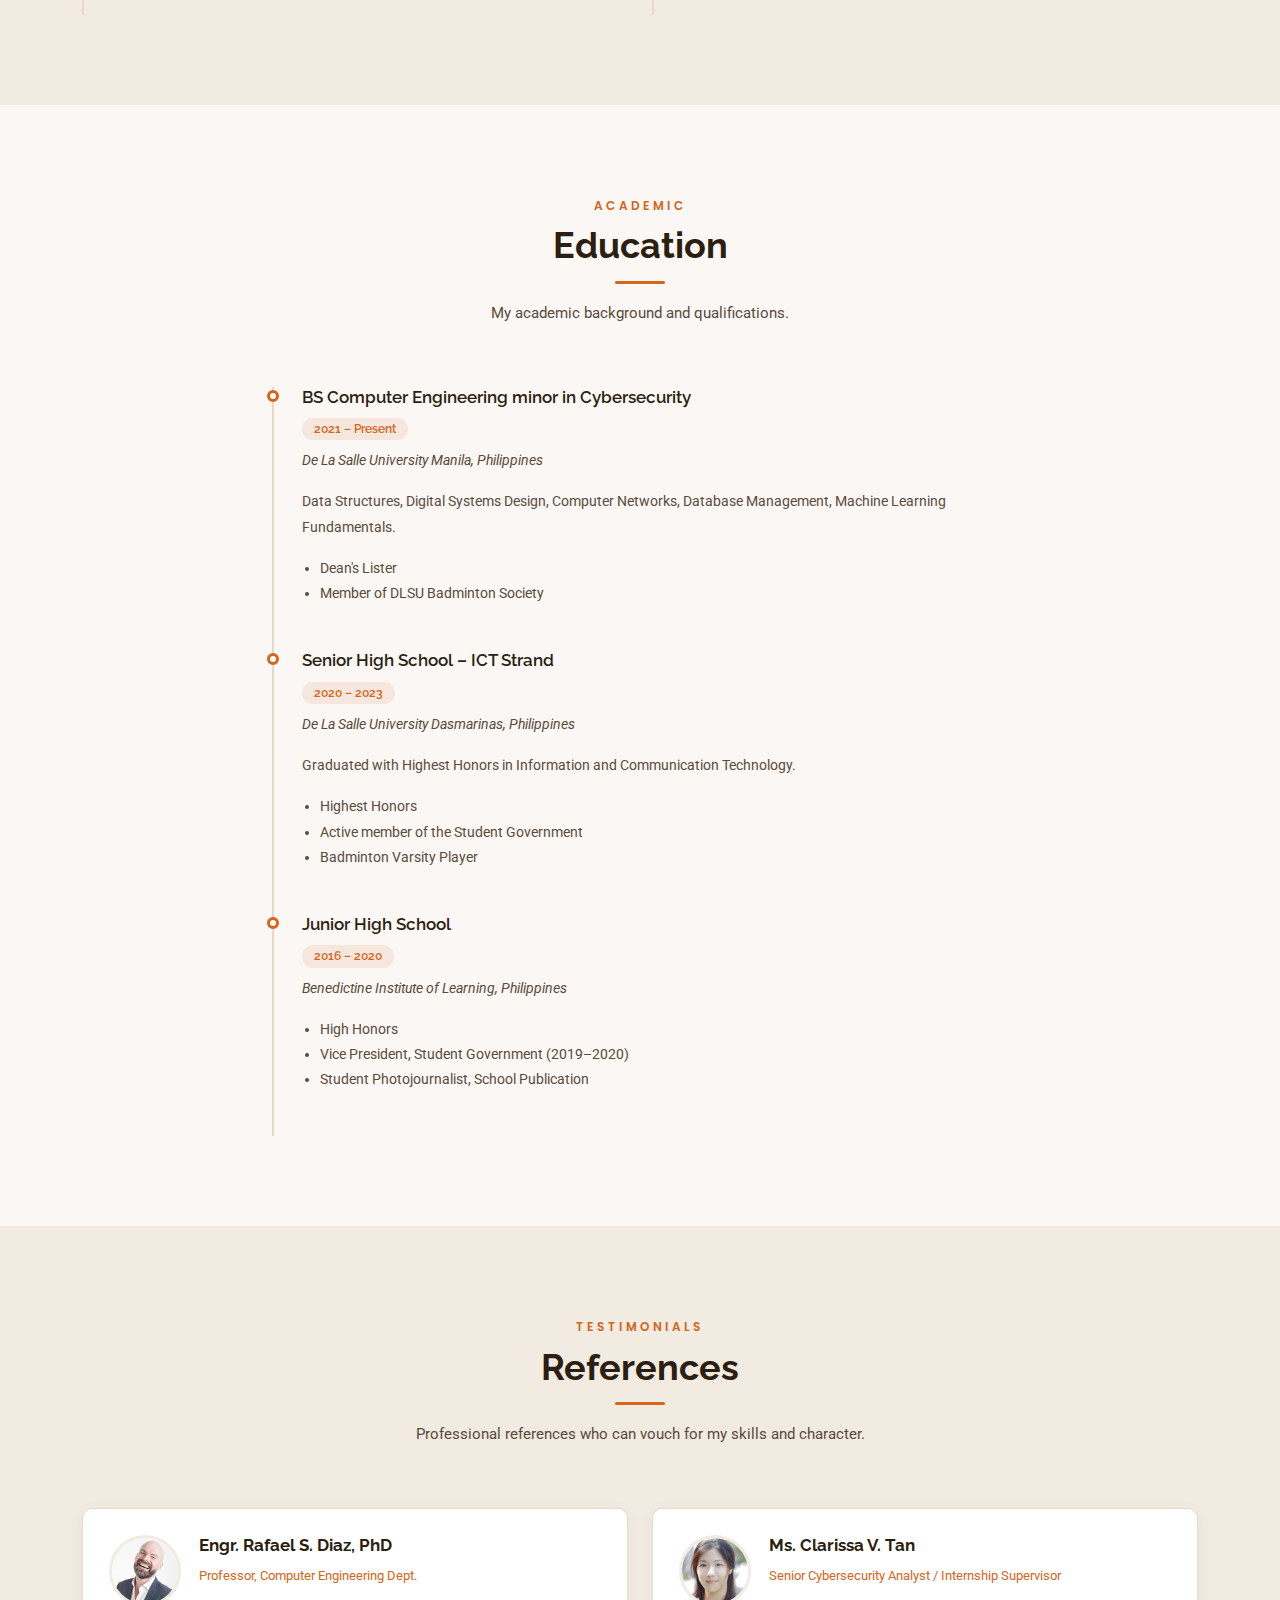
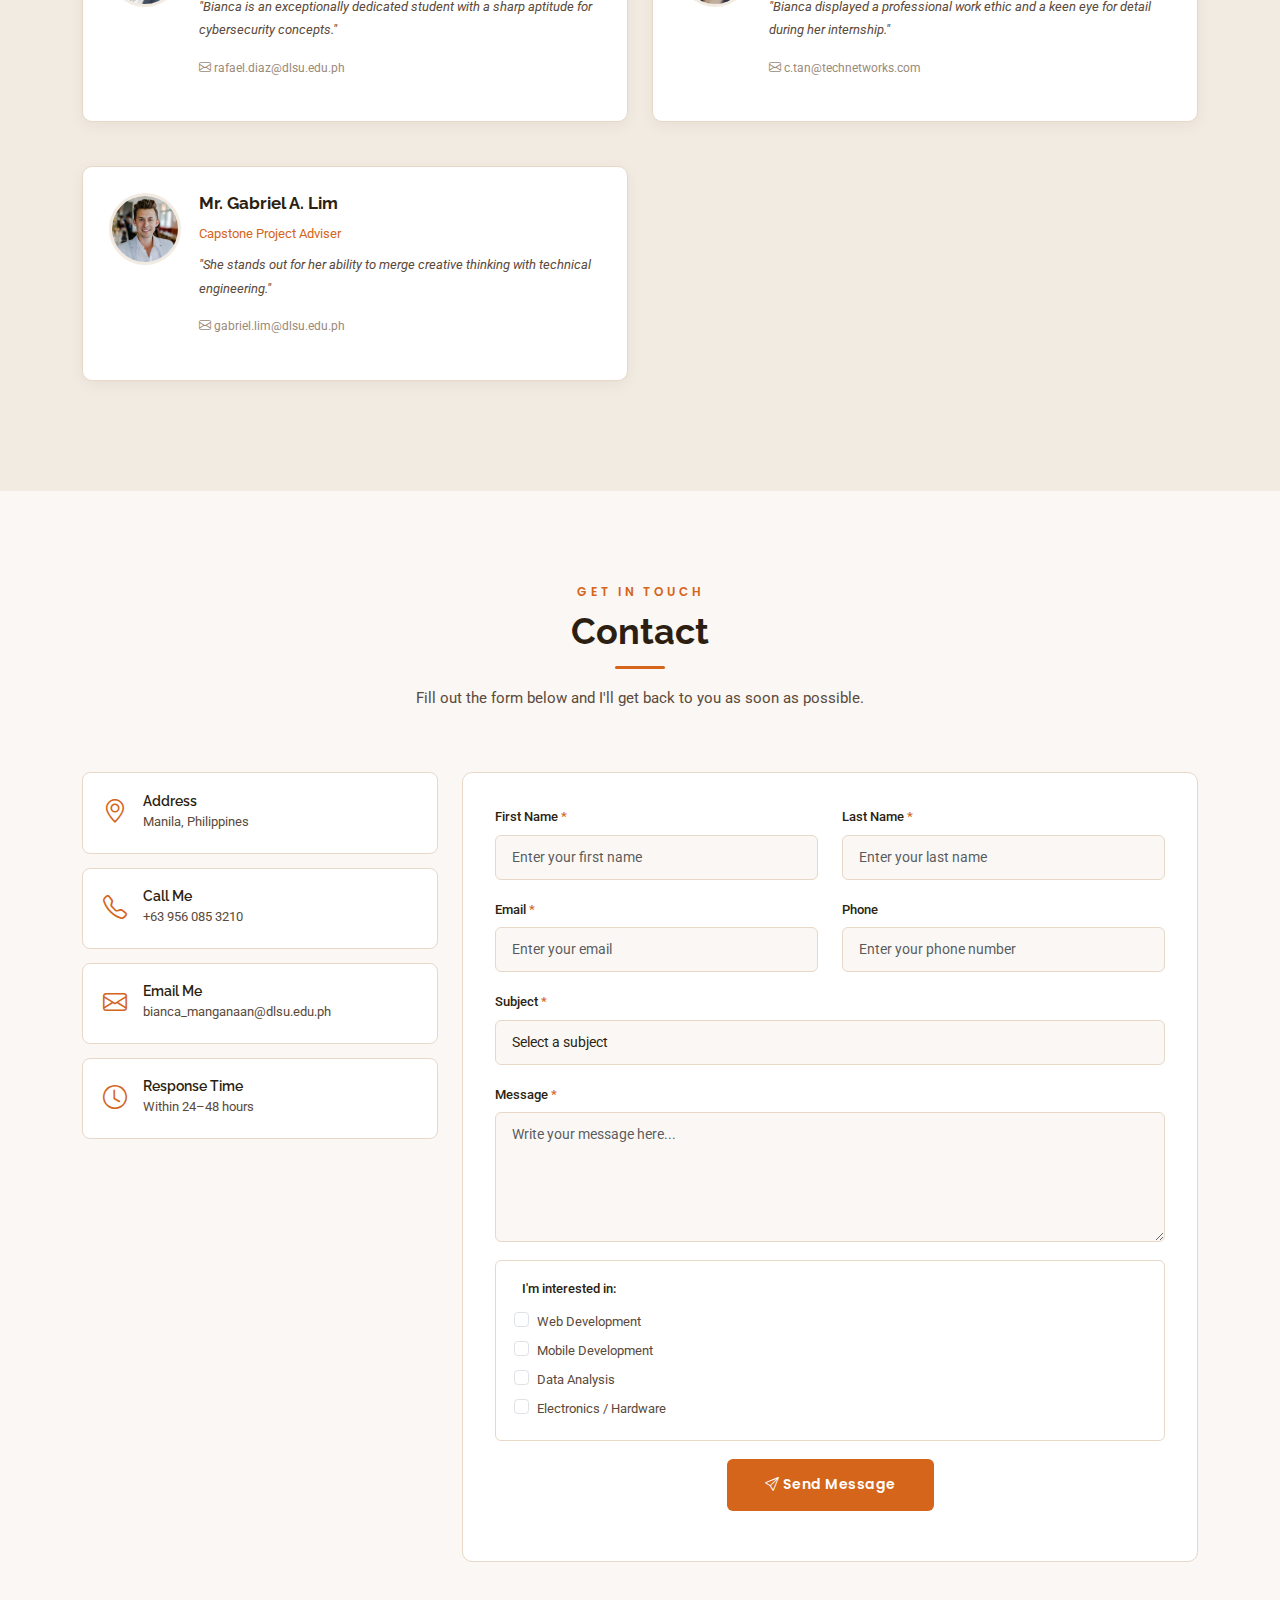
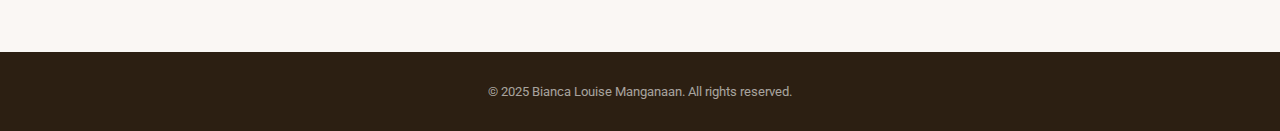
<file: index-v2.html>
<!DOCTYPE html>
<html lang="en">
<head>
  <meta charset="utf-8">
  <meta content="width=device-width, initial-scale=1.0" name="viewport">
  <title>Bianca Manganaan — Portfolio V2</title>
  <link href="https://fonts.googleapis.com/css2?family=Roboto:wght@300;400;500;700&family=Poppins:wght@300;400;500;600;700&family=Raleway:wght@300;400;500;600;700&display=swap" rel="stylesheet">
  <link href="https://cdn.jsdelivr.net/npm/bootstrap@5.3.3/dist/css/bootstrap.min.css" rel="stylesheet">
  <link rel="stylesheet" href="https://cdn.jsdelivr.net/npm/bootstrap-icons@1.11.3/font/bootstrap-icons.min.css">
  <link rel="stylesheet" href="style-v2.css">
</head>
<body>

  <!-- TOP NAVBAR -->
  <header id="header" class="header">
    <div class="logo">
      <h1>Bianca<span>.</span></h1>
    </div>
    <nav id="navmenu" class="navmenu">
      <ul>
        <li><a href="#home" class="active">Home</a></li>
        <li><a href="#about">About</a></li>
        <li><a href="#works">Works</a></li>
        <li><a href="#experience">Experience</a></li>
        <li><a href="#education">Education</a></li>
        <li><a href="#references">References</a></li>
        <li><a href="#contact">Contact</a></li>
      </ul>
    </nav>
    <div class="social-links">
      <a href="#" title="LinkedIn"><i class="bi bi-linkedin"></i></a>
      <a href="#" title="GitHub"><i class="bi bi-github"></i></a>
      <a href="#" title="Instagram"><i class="bi bi-instagram"></i></a>
    </div>
  </header>

  <main class="main">

    <!-- HERO — SPLIT LAYOUT -->
    <section id="home" class="hero section">
      <div class="container">
        <div class="row align-items-center">

          <!-- left: text -->
          <div class="col-lg-7 hero-text">
            <p class="hello-tag">Hello, World!</p>
            <h2>Bianca Louise<br>Manganaan</h2>
            <p>I'm a <span>Computer Engineering Student</span><br>
               and Cybersecurity Enthusiast at DLSU Manila.</p>
            <div class="hero-cta">
              <a href="#works" class="btn-primary-custom">
                <i class="bi bi-grid-3x3-gap"></i> View My Works
              </a>
              <a href="resume/resume.html" class="btn-outline-custom" target="_blank">
                <i class="bi bi-file-earmark-person"></i> Resume
              </a>
            </div>
          </div>

          <!-- right: photo -->
          <div class="col-lg-5 hero-photo">
            <div class="position-relative d-inline-block">
              <img src="assets/profile.jpg" alt="Bianca Manganaan">
              <div class="hero-badge">
                <strong>DLSU</strong>
                Manila, Philippines
              </div>
            </div>
          </div>

        </div>
      </div>
    </section>

    <!-- ABOUT -->
    <section id="about" class="about section light-background">
      <div class="container">
        <div class="section-title">
          <p class="label">Get to know me</p>
          <h2>About Me</h2>
          <p>Aspiring engineer with a passion for cybersecurity and the arts.</p>
        </div>
        <div class="row gy-4 align-items-center">
          <div class="col-lg-4">
            <img src="assets/profile.jpg" class="img-fluid" alt="Bianca Manganaan">
          </div>
          <div class="col-lg-8 content">
            <h2>Hi! Welcome to my Portfolio</h2>
            <p class="fst-italic py-2">Aspiring Computer Engineer and Cybersecurity enthusiast from De La Salle University. I am dedicated to building secure, resilient systems and constantly expanding my technical horizons.</p>
            <div class="row">
              <div class="col-lg-6">
                <ul>
                  <li><i class="bi bi-chevron-right"></i> <strong>Birthday:</strong> <span>3 July, 2004</span></li>
                  <li><i class="bi bi-chevron-right"></i> <strong>Phone:</strong> <span>+63 956 085 3210</span></li>
                  <li><i class="bi bi-chevron-right"></i> <strong>City:</strong> <span>Imus City, Philippines</span></li>
                </ul>
              </div>
              <div class="col-lg-6">
                <ul>
                  <li><i class="bi bi-chevron-right"></i> <strong>Degree:</strong> <span>BS CpE minor in Cybersecurity</span></li>
                  <li><i class="bi bi-chevron-right"></i> <strong>Email:</strong> <span>bianca_manganaan@dlsu.edu.ph</span></li>
                  <li><i class="bi bi-chevron-right"></i> <strong>University:</strong> <span>De La Salle University Manila</span></li>
                </ul>
              </div>
            </div>
            <p class="py-2">Beyond the world of circuits and code, I am deeply passionate about the arts. I express my creativity through film, photography, and video editing. To keep my mind sharp, I play badminton — a sport that teaches discipline, focus, and strategy.</p>
            <div>
              <a href="resume/resume.html" class="btn-resume" target="_blank">
                <i class="bi bi-file-earmark-person"></i> View Full Resume
              </a>
            </div>
          </div>
        </div>
      </div>
    </section>

    <!-- WORKS -->
    <section id="works" class="works section">
      <div class="container">
        <div class="section-title text-center">
          <p class="label">Portfolio</p>
          <h2>My Works</h2>
          <p>A showcase of my academic projects and personal works.</p>
        </div>
        <div class="row gy-4">
          <div class="col-lg-4 col-md-6">
            <div class="portfolio-content">
              <img src="assets/pokemon.png" alt="">
              <div class="portfolio-info">
                <h4>UDP Pokemon Game</h4>
                <p>Designed and implemented a multiplayer Pokemon game using UDP networking</p>
              </div>
            </div>
          </div>
          <div class="col-lg-4 col-md-6">
            <div class="portfolio-content">
              <img src="assets/payroll.jpg" alt="">
              <div class="portfolio-info">
                <h4>Payroll Management System</h4>
                <p>Developed a comprehensive payroll management system with employee data handling and salary calculations</p>
              </div>
            </div>
          </div>
          <div class="col-lg-4 col-md-6">
            <div class="portfolio-content">
              <img src="assets/voltage.png" alt="">
              <div class="portfolio-info">
                <h4>Voltage Regulator</h4>
                <p>Designed and implemented a voltage regulator circuit using operational amplifiers</p>
              </div>
            </div>
          </div>
        </div>
      </div>
    </section>

    <!-- EXPERIENCE -->
    <section id="experience" class="experience section light-background">
      <div class="container">
        <div class="section-title text-center">
          <p class="label">Career</p>
          <h2>Experience</h2>
          <p>My professional and project experience.</p>
        </div>
        <div class="row">
          <div class="col-lg-6">
            <h3 class="resume-title">Professional</h3>
            <div class="resume-item">
              <h4>Head of Finance</h4>
              <h5>2024 – Present</h5>
              <p><em>DLSU Badminton Society</em></p>
              <ul>
                <li>Description of your responsibilities</li>
                <li>Key achievements or contributions</li>
                <li>Skills developed or applied</li>
              </ul>
            </div>
            <div class="resume-item">
              <h4>Marketing Officer</h4>
              <h5>2023 – Present</h5>
              <p><em>ELM Marketing, Philippines</em></p>
              <ul>
                <li>Description of your responsibilities</li>
                <li>Key achievements or contributions</li>
                <li>Skills developed or applied</li>
              </ul>
            </div>
          </div>
          <div class="col-lg-6">
            <h3 class="resume-title">Projects</h3>
            <div class="resume-item">
              <h4>UDP Pokemon Game</h4>
              <h5>2025</h5>
              <p><em>Academic Project</em></p>
              <ul>
                <li>Multiplayer game using UDP networking</li>
                <li>Unity, C#, and networking protocols</li>
                <li>Lead developer for networking implementation</li>
              </ul>
            </div>
            <div class="resume-item">
              <h4>Payroll Management System</h4>
              <h5>2023</h5>
              <p><em>Academic Project</em></p>
              <ul>
                <li>Comprehensive payroll system with C# and SQL</li>
                <li>Database schema design and backend logic</li>
                <li>Employee data handling and salary calculations</li>
              </ul>
            </div>
          </div>
        </div>
      </div>
    </section>

    <!-- EDUCATION -->
    <section id="education" class="education section">
      <div class="container">
        <div class="section-title text-center">
          <p class="label">Academic</p>
          <h2>Education</h2>
          <p>My academic background and qualifications.</p>
        </div>
        <div class="row justify-content-center">
          <div class="col-lg-8">
            <div class="resume-item">
              <h4>BS Computer Engineering minor in Cybersecurity</h4>
              <h5>2021 – Present</h5>
              <p><em>De La Salle University Manila, Philippines</em></p>
              <p>Data Structures, Digital Systems Design, Computer Networks, Database Management, Machine Learning Fundamentals.</p>
              <ul><li>Dean's Lister</li><li>Member of DLSU Badminton Society</li></ul>
            </div>
            <div class="resume-item">
              <h4>Senior High School – ICT Strand</h4>
              <h5>2020 – 2023</h5>
              <p><em>De La Salle University Dasmarinas, Philippines</em></p>
              <p>Graduated with Highest Honors in Information and Communication Technology.</p>
              <ul><li>Highest Honors</li><li>Active member of the Student Government</li><li>Badminton Varsity Player</li></ul>
            </div>
            <div class="resume-item">
              <h4>Junior High School</h4>
              <h5>2016 – 2020</h5>
              <p><em>Benedictine Institute of Learning, Philippines</em></p>
              <ul><li>High Honors</li><li>Vice President, Student Government (2019–2020)</li><li>Student Photojournalist, School Publication</li></ul>
            </div>
          </div>
        </div>
      </div>
    </section>

    <!-- REFERENCES -->
    <section id="references" class="references section light-background">
      <div class="container">
        <div class="section-title text-center">
          <p class="label">Testimonials</p>
          <h2>References</h2>
          <p>Professional references who can vouch for my skills and character.</p>
        </div>
        <div class="row gy-4">
          <div class="col-lg-6">
            <div class="reference-item d-flex">
              <img src="assets/person1.jpg" alt="" class="reference-img">
              <div>
                <h4>Engr. Rafael S. Diaz, PhD</h4>
                <p class="position">Professor, Computer Engineering Dept.</p>
                <p class="quote">"Bianca is an exceptionally dedicated student with a sharp aptitude for cybersecurity concepts."</p>
                <p class="contact-info"><i class="bi bi-envelope"></i> rafael.diaz@dlsu.edu.ph</p>
              </div>
            </div>
          </div>
          <div class="col-lg-6">
            <div class="reference-item d-flex">
              <img src="assets/person2.jpg" alt="" class="reference-img">
              <div>
                <h4>Ms. Clarissa V. Tan</h4>
                <p class="position">Senior Cybersecurity Analyst / Internship Supervisor</p>
                <p class="quote">"Bianca displayed a professional work ethic and a keen eye for detail during her internship."</p>
                <p class="contact-info"><i class="bi bi-envelope"></i> c.tan@technetworks.com</p>
              </div>
            </div>
          </div>
          <div class="col-lg-6">
            <div class="reference-item d-flex">
              <img src="assets/person3.jpg" alt="" class="reference-img">
              <div>
                <h4>Mr. Gabriel A. Lim</h4>
                <p class="position">Capstone Project Adviser</p>
                <p class="quote">"She stands out for her ability to merge creative thinking with technical engineering."</p>
                <p class="contact-info"><i class="bi bi-envelope"></i> gabriel.lim@dlsu.edu.ph</p>
              </div>
            </div>
          </div>
        </div>
      </div>
    </section>

    <!-- CONTACT -->
    <section id="contact" class="contact section">
      <div class="container">
        <div class="section-title text-center">
          <p class="label">Get in Touch</p>
          <h2>Contact</h2>
          <p>Fill out the form below and I'll get back to you as soon as possible.</p>
        </div>
        <div class="row gy-4">
          <div class="col-lg-4">
            <div class="info-wrap">
              <div class="info-item"><i class="bi bi-geo-alt"></i><div><h3>Address</h3><p>Manila, Philippines</p></div></div>
              <div class="info-item"><i class="bi bi-telephone"></i><div><h3>Call Me</h3><p>+63 956 085 3210</p></div></div>
              <div class="info-item"><i class="bi bi-envelope"></i><div><h3>Email Me</h3><p>bianca_manganaan@dlsu.edu.ph</p></div></div>
              <div class="info-item"><i class="bi bi-clock"></i><div><h3>Response Time</h3><p>Within 24–48 hours</p></div></div>
            </div>
          </div>
          <div class="col-lg-8">
            <div class="contact-form">
              <form action="#" method="POST">
                <div class="row">
                  <div class="col-md-6"><div class="form-group"><label>First Name <span class="required">*</span></label><input type="text" class="form-control" placeholder="Enter your first name" required></div></div>
                  <div class="col-md-6"><div class="form-group"><label>Last Name <span class="required">*</span></label><input type="text" class="form-control" placeholder="Enter your last name" required></div></div>
                </div>
                <div class="row">
                  <div class="col-md-6"><div class="form-group"><label>Email <span class="required">*</span></label><input type="email" class="form-control" placeholder="Enter your email" required></div></div>
                  <div class="col-md-6"><div class="form-group"><label>Phone</label><input type="tel" class="form-control" placeholder="Enter your phone number"></div></div>
                </div>
                <div class="form-group">
                  <label>Subject <span class="required">*</span></label>
                  <select class="form-control" required>
                    <option value="" disabled selected>Select a subject</option>
                    <option>General Inquiry</option><option>Project Collaboration</option><option>Job Opportunity</option><option>Other</option>
                  </select>
                </div>
                <div class="form-group"><label>Message <span class="required">*</span></label><textarea class="form-control" placeholder="Write your message here..." required></textarea></div>
                <fieldset>
                  <legend>I'm interested in:</legend>
                  <div class="form-check"><input type="checkbox" id="i1" class="form-check-input"><label for="i1" class="form-check-label">Web Development</label></div>
                  <div class="form-check"><input type="checkbox" id="i2" class="form-check-input"><label for="i2" class="form-check-label">Mobile Development</label></div>
                  <div class="form-check"><input type="checkbox" id="i3" class="form-check-input"><label for="i3" class="form-check-label">Data Analysis</label></div>
                  <div class="form-check"><input type="checkbox" id="i4" class="form-check-input"><label for="i4" class="form-check-label">Electronics / Hardware</label></div>
                </fieldset>
                <div class="form-group text-center"><button type="submit" class="btn-submit"><i class="bi bi-send"></i> Send Message</button></div>
              </form>
            </div>
          </div>
        </div>
      </div>
    </section>

  </main>

  <footer class="footer">
    <p class="copyright">© 2025 Bianca Louise Manganaan. All rights reserved.</p>
  </footer>

  <a href="#home" class="scroll-top"><i class="bi bi-arrow-up"></i></a>

</body>
</html>
</file>
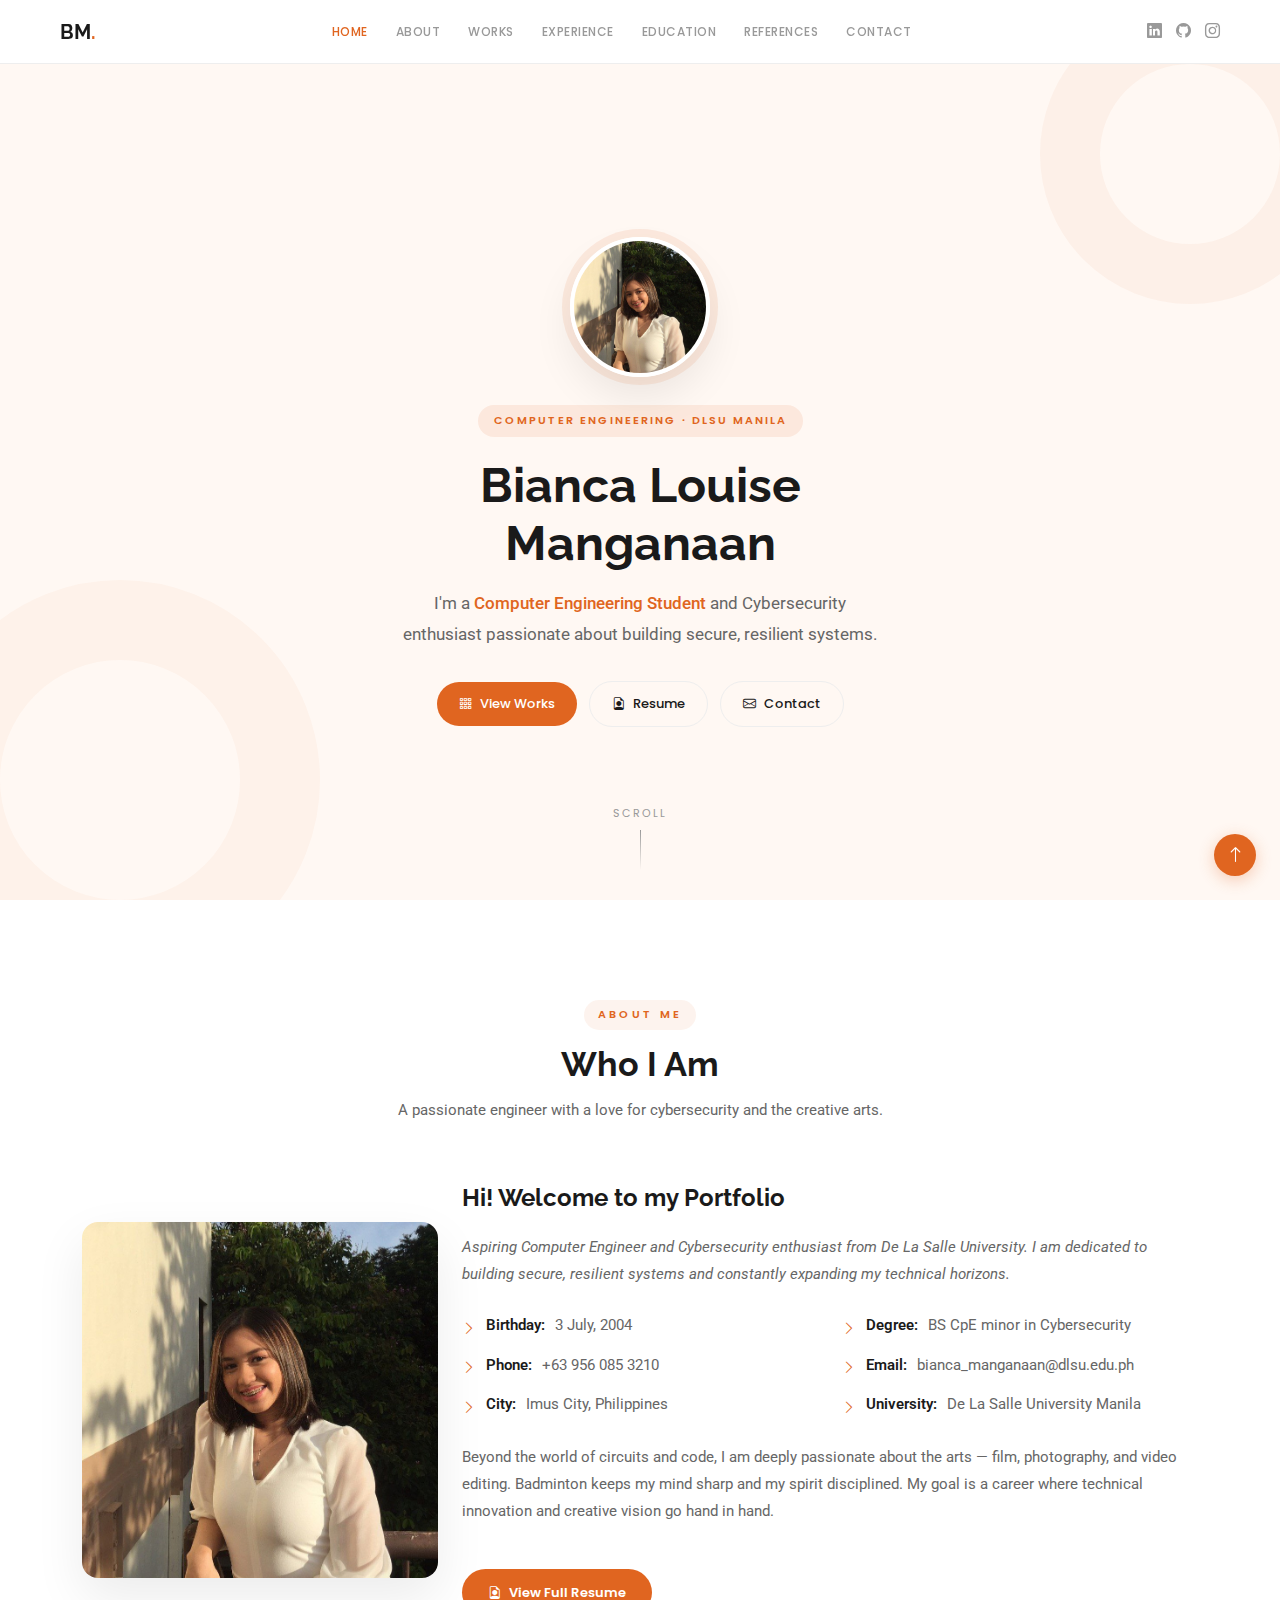
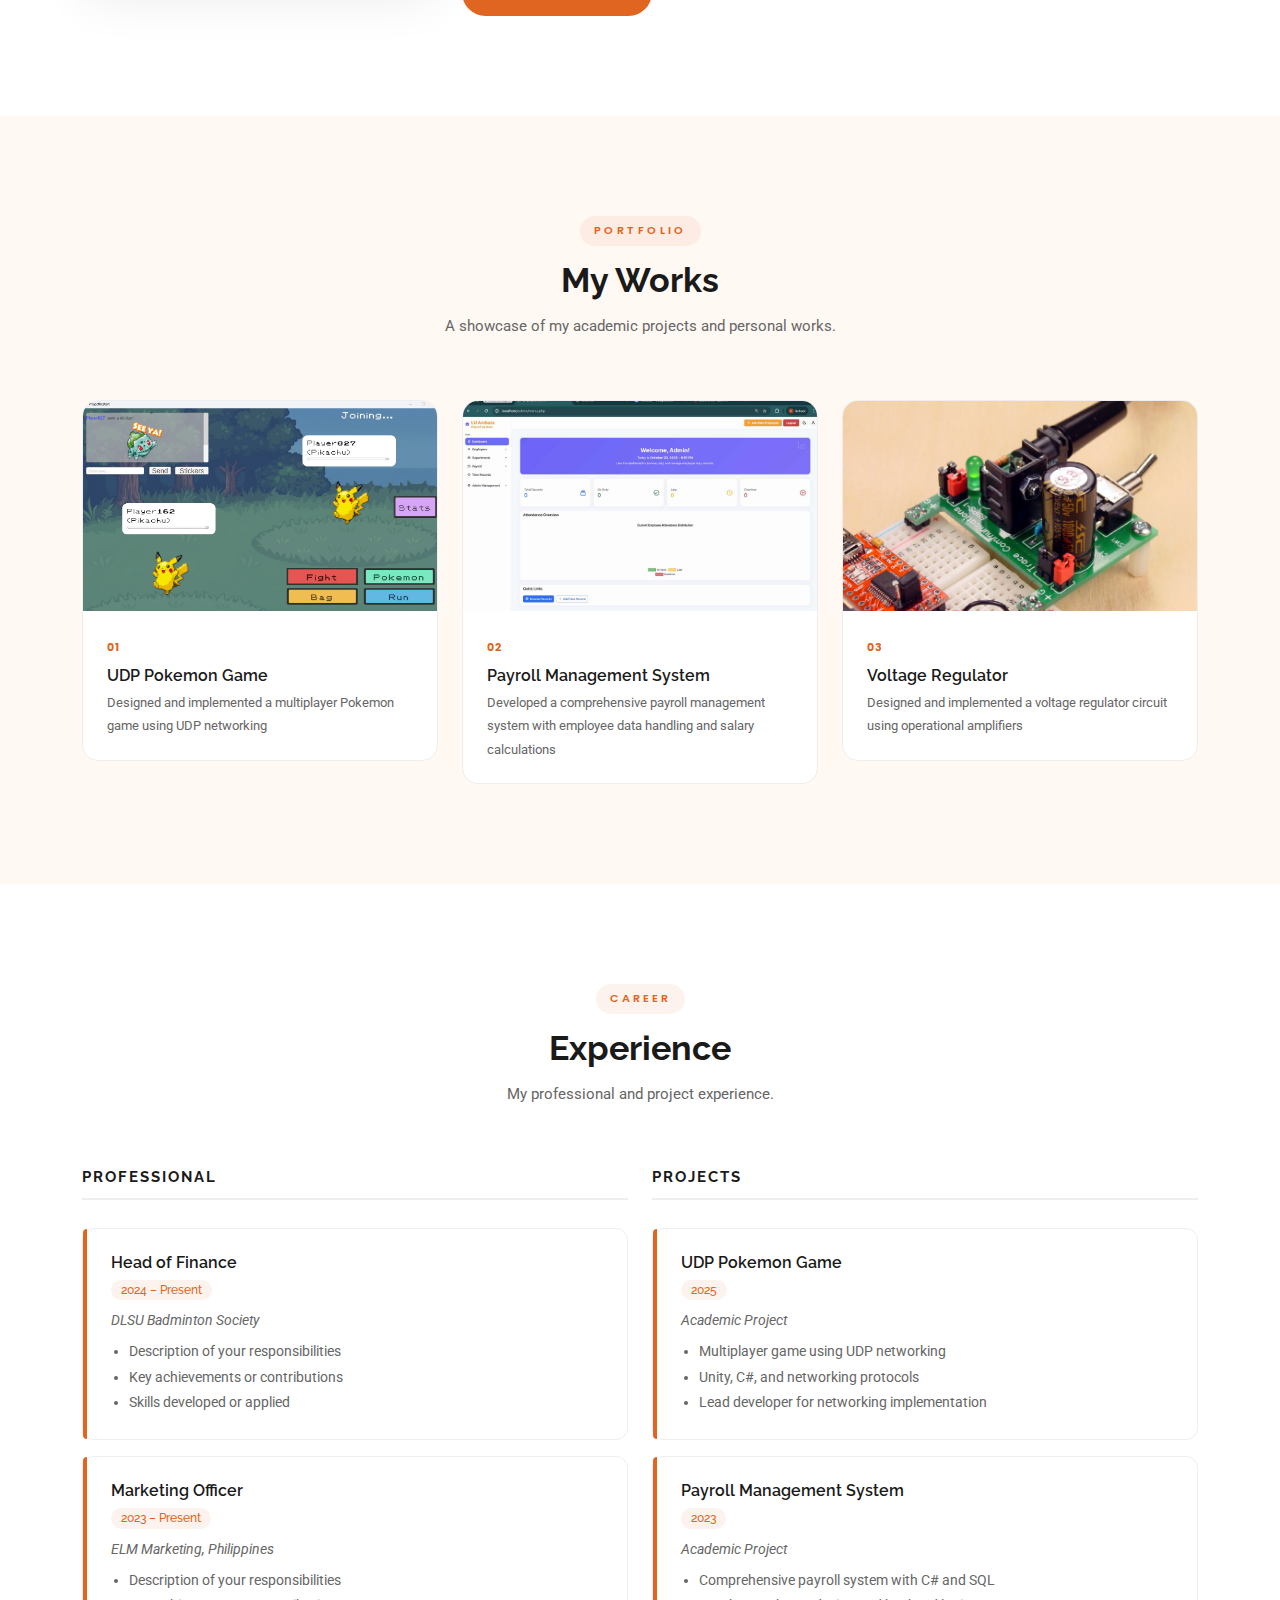
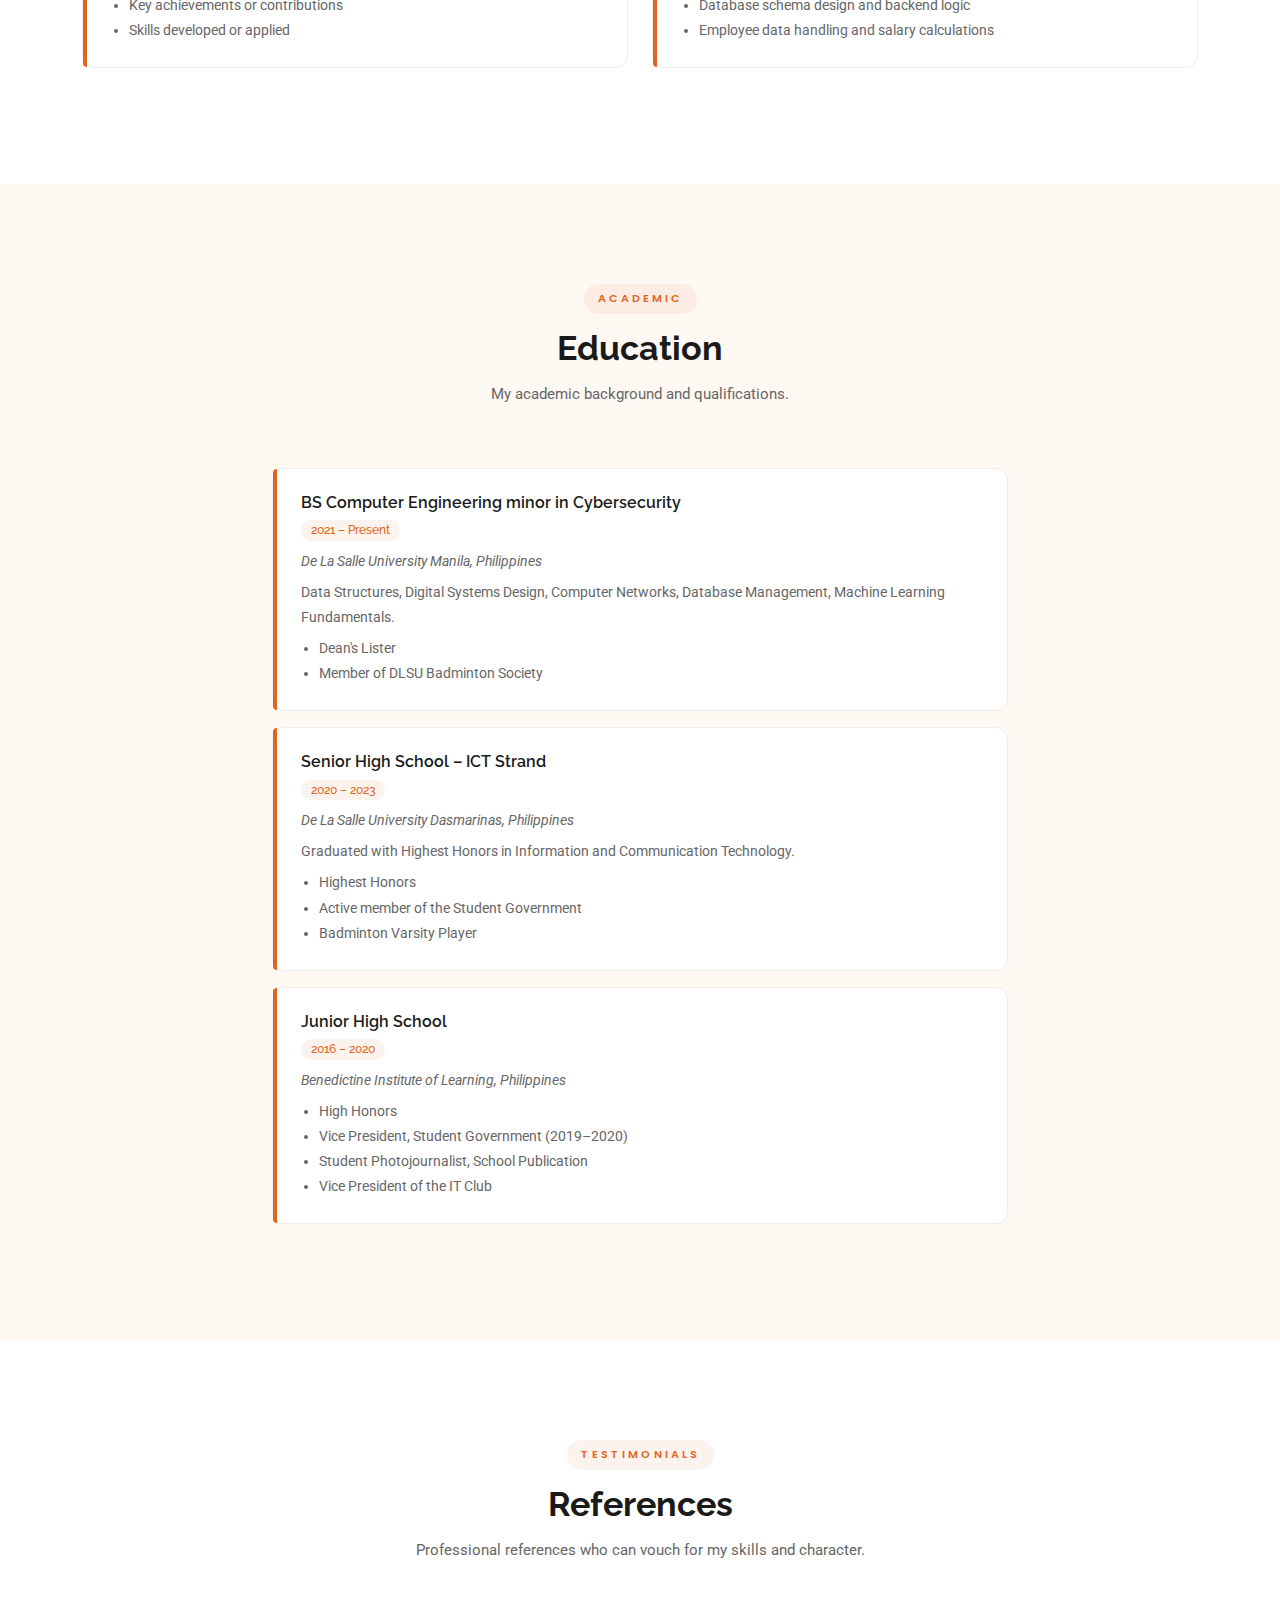
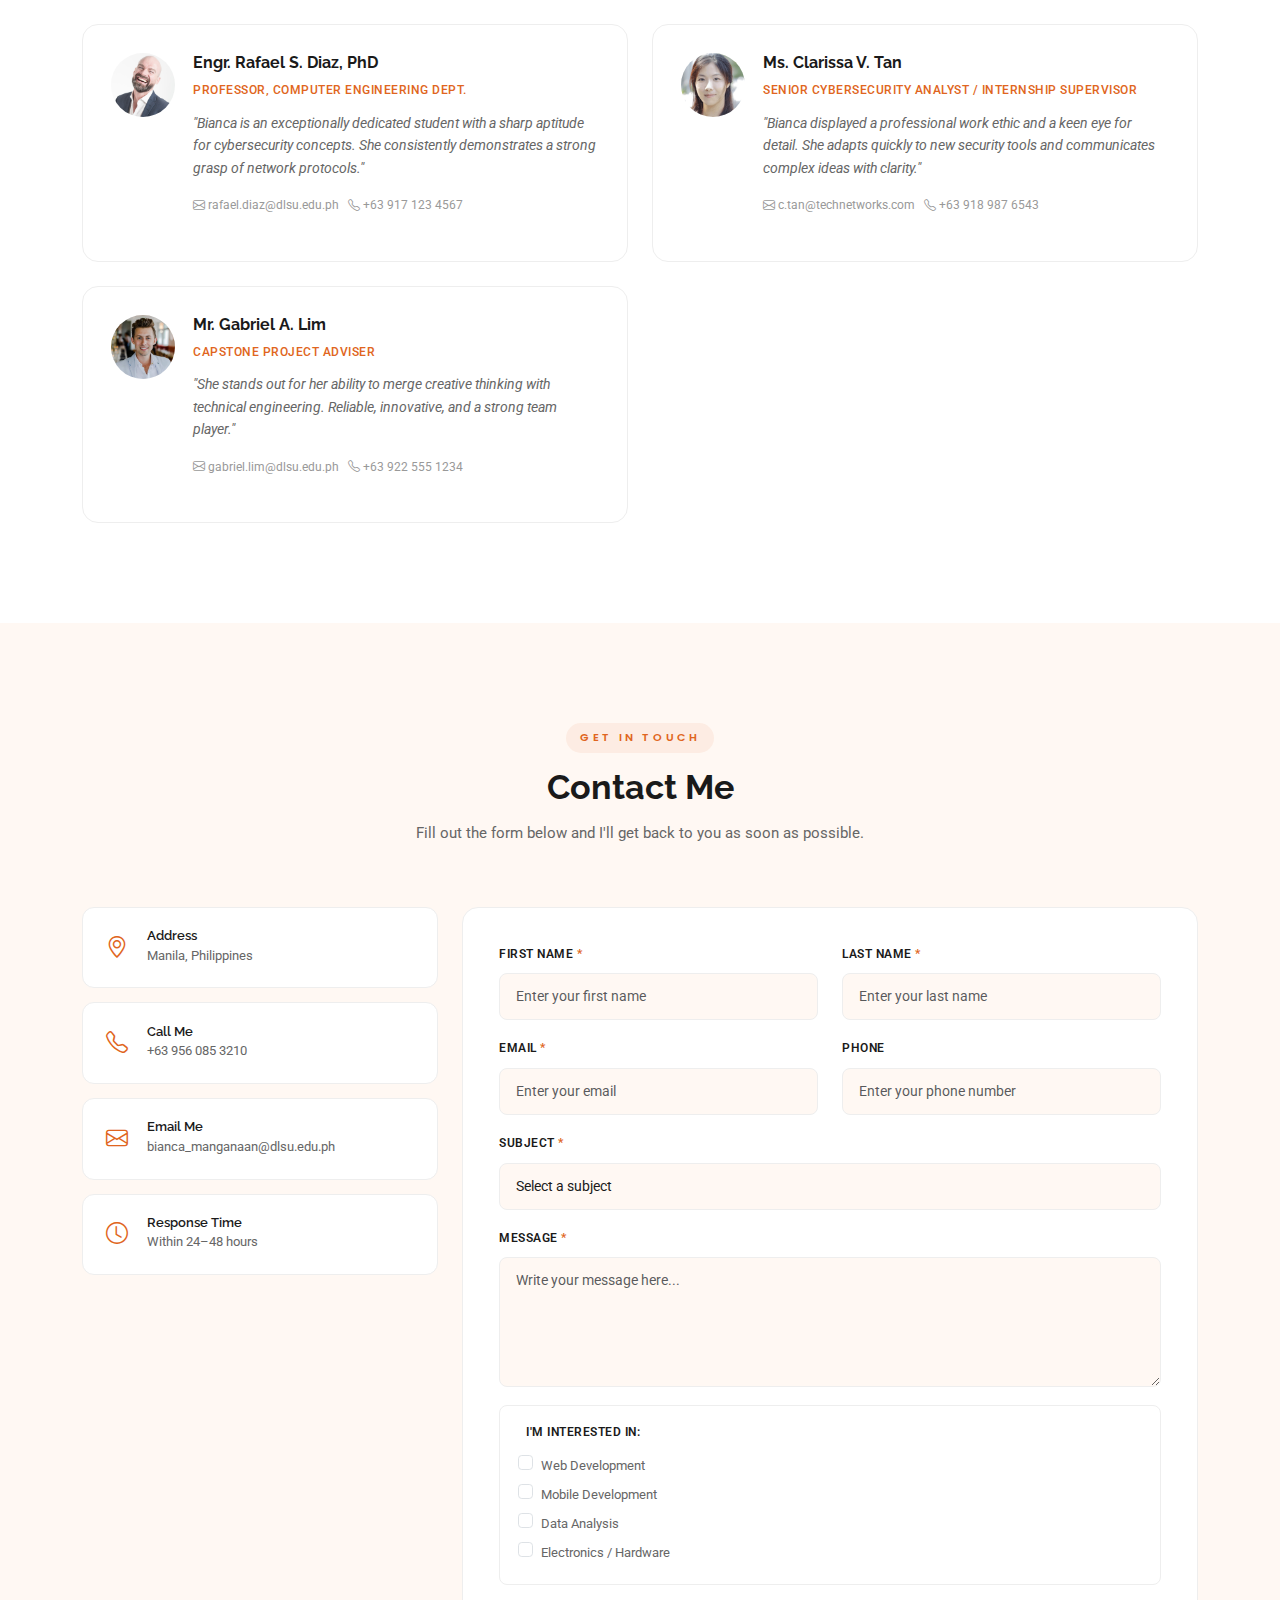
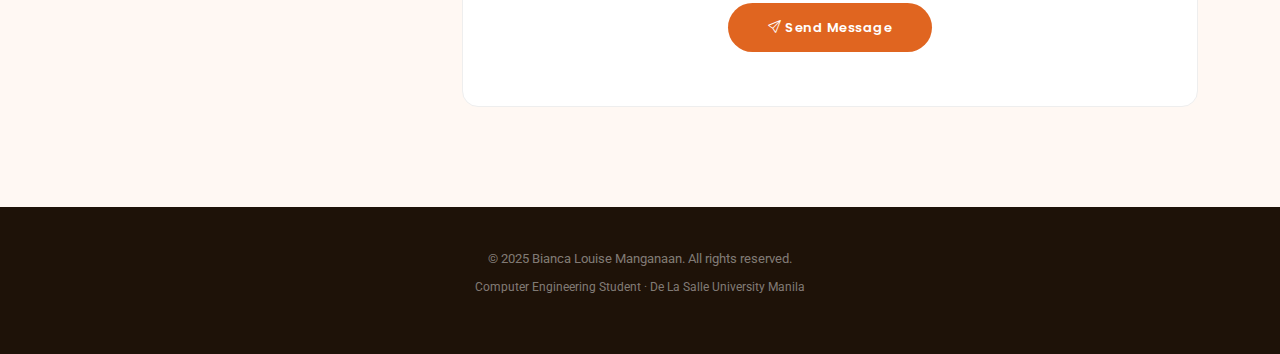
<file: index-v3.html>
<!DOCTYPE html>
<html lang="en">
<head>
  <meta charset="utf-8">
  <meta content="width=device-width, initial-scale=1.0" name="viewport">
  <title>Bianca Manganaan — Portfolio V3</title>
  <link href="https://fonts.googleapis.com/css2?family=Roboto:wght@300;400;500;700&family=Poppins:wght@300;400;500;600;700&family=Raleway:wght@300;400;500;600;700&display=swap" rel="stylesheet">
  <link href="https://cdn.jsdelivr.net/npm/bootstrap@5.3.3/dist/css/bootstrap.min.css" rel="stylesheet">
  <link rel="stylesheet" href="https://cdn.jsdelivr.net/npm/bootstrap-icons@1.11.3/font/bootstrap-icons.min.css">
  <link rel="stylesheet" href="style-v3.css">
</head>
<body>

  <!-- MINIMAL TOP NAV -->
  <header id="header" class="header">
    <div class="logo">
      <h1>BM<span>.</span></h1>
    </div>
    <nav id="navmenu" class="navmenu">
      <ul>
        <li><a href="#home" class="active">Home</a></li>
        <li><a href="#about">About</a></li>
        <li><a href="#works">Works</a></li>
        <li><a href="#experience">Experience</a></li>
        <li><a href="#education">Education</a></li>
        <li><a href="#references">References</a></li>
        <li><a href="#contact">Contact</a></li>
      </ul>
    </nav>
    <div class="social-links">
      <a href="#" title="LinkedIn"><i class="bi bi-linkedin"></i></a>
      <a href="#" title="GitHub"><i class="bi bi-github"></i></a>
      <a href="#" title="Instagram"><i class="bi bi-instagram"></i></a>
    </div>
  </header>

  <main class="main">

    <!-- HERO — CENTERED MINIMAL -->
    <section id="home" class="hero section">
      <img src="assets/homepage.jpg" alt="" class="hero-bg">
      <div class="container text-center">
        <img src="assets/profile.jpg" alt="Bianca Manganaan" class="hero-avatar">
        <div class="pill">Computer Engineering · DLSU Manila</div>
        <h2>Bianca Louise<br>Manganaan</h2>
        <p>I'm a <span>Computer Engineering Student</span> and Cybersecurity enthusiast passionate about building secure, resilient systems.</p>
        <div class="hero-links">
          <a href="#works" class="btn-icon filled">
            <i class="bi bi-grid-3x3-gap"></i> View Works
          </a>
          <a href="resume/resume.html" class="btn-icon outline" target="_blank">
            <i class="bi bi-file-earmark-person"></i> Resume
          </a>
          <a href="#contact" class="btn-icon outline">
            <i class="bi bi-envelope"></i> Contact
          </a>
        </div>
      </div>
      <div class="hero-scroll">scroll</div>
    </section>

    <!-- ABOUT -->
    <section id="about" class="about section">
      <div class="container">
        <div class="section-title">
          <div class="tag">About Me</div>
          <h2>Who I Am</h2>
          <p>A passionate engineer with a love for cybersecurity and the creative arts.</p>
        </div>
        <div class="row gy-4 align-items-center">
          <div class="col-lg-4">
            <img src="assets/profile.jpg" class="img-fluid" alt="Bianca Manganaan">
          </div>
          <div class="col-lg-8 content">
            <h2>Hi! Welcome to my Portfolio</h2>
            <p class="fst-italic py-2">Aspiring Computer Engineer and Cybersecurity enthusiast from De La Salle University. I am dedicated to building secure, resilient systems and constantly expanding my technical horizons.</p>
            <div class="row">
              <div class="col-lg-6">
                <ul>
                  <li><i class="bi bi-chevron-right"></i> <strong>Birthday:</strong> <span>3 July, 2004</span></li>
                  <li><i class="bi bi-chevron-right"></i> <strong>Phone:</strong> <span>+63 956 085 3210</span></li>
                  <li><i class="bi bi-chevron-right"></i> <strong>City:</strong> <span>Imus City, Philippines</span></li>
                </ul>
              </div>
              <div class="col-lg-6">
                <ul>
                  <li><i class="bi bi-chevron-right"></i> <strong>Degree:</strong> <span>BS CpE minor in Cybersecurity</span></li>
                  <li><i class="bi bi-chevron-right"></i> <strong>Email:</strong> <span>bianca_manganaan@dlsu.edu.ph</span></li>
                  <li><i class="bi bi-chevron-right"></i> <strong>University:</strong> <span>De La Salle University Manila</span></li>
                </ul>
              </div>
            </div>
            <p class="py-2">Beyond the world of circuits and code, I am deeply passionate about the arts — film, photography, and video editing. Badminton keeps my mind sharp and my spirit disciplined. My goal is a career where technical innovation and creative vision go hand in hand.</p>
            <a href="resume/resume.html" class="btn-resume" target="_blank">
              <i class="bi bi-file-earmark-person"></i> View Full Resume
            </a>
          </div>
        </div>
      </div>
    </section>

    <!-- WORKS -->
    <section id="works" class="works section light-background">
      <div class="container">
        <div class="section-title">
          <div class="tag">Portfolio</div>
          <h2>My Works</h2>
          <p>A showcase of my academic projects and personal works.</p>
        </div>
        <div class="row gy-4">
          <div class="col-lg-4 col-md-6">
            <div class="portfolio-content">
              <img src="assets/pokemon.png" alt="">
              <div class="portfolio-info">
                <span class="portfolio-number">01</span>
                <h4>UDP Pokemon Game</h4>
                <p>Designed and implemented a multiplayer Pokemon game using UDP networking</p>
              </div>
            </div>
          </div>
          <div class="col-lg-4 col-md-6">
            <div class="portfolio-content">
              <img src="assets/payroll.jpg" alt="">
              <div class="portfolio-info">
                <span class="portfolio-number">02</span>
                <h4>Payroll Management System</h4>
                <p>Developed a comprehensive payroll management system with employee data handling and salary calculations</p>
              </div>
            </div>
          </div>
          <div class="col-lg-4 col-md-6">
            <div class="portfolio-content">
              <img src="assets/voltage.png" alt="">
              <div class="portfolio-info">
                <span class="portfolio-number">03</span>
                <h4>Voltage Regulator</h4>
                <p>Designed and implemented a voltage regulator circuit using operational amplifiers</p>
              </div>
            </div>
          </div>
        </div>
      </div>
    </section>

    <!-- EXPERIENCE -->
    <section id="experience" class="experience section">
      <div class="container">
        <div class="section-title">
          <div class="tag">Career</div>
          <h2>Experience</h2>
          <p>My professional and project experience.</p>
        </div>
        <div class="row">
          <div class="col-lg-6">
            <h3 class="resume-title">Professional</h3>
            <div class="resume-item">
              <h4>Head of Finance</h4>
              <h5>2024 – Present</h5>
              <p><em>DLSU Badminton Society</em></p>
              <ul>
                <li>Description of your responsibilities</li>
                <li>Key achievements or contributions</li>
                <li>Skills developed or applied</li>
              </ul>
            </div>
            <div class="resume-item">
              <h4>Marketing Officer</h4>
              <h5>2023 – Present</h5>
              <p><em>ELM Marketing, Philippines</em></p>
              <ul>
                <li>Description of your responsibilities</li>
                <li>Key achievements or contributions</li>
                <li>Skills developed or applied</li>
              </ul>
            </div>
          </div>
          <div class="col-lg-6">
            <h3 class="resume-title">Projects</h3>
            <div class="resume-item">
              <h4>UDP Pokemon Game</h4>
              <h5>2025</h5>
              <p><em>Academic Project</em></p>
              <ul>
                <li>Multiplayer game using UDP networking</li>
                <li>Unity, C#, and networking protocols</li>
                <li>Lead developer for networking implementation</li>
              </ul>
            </div>
            <div class="resume-item">
              <h4>Payroll Management System</h4>
              <h5>2023</h5>
              <p><em>Academic Project</em></p>
              <ul>
                <li>Comprehensive payroll system with C# and SQL</li>
                <li>Database schema design and backend logic</li>
                <li>Employee data handling and salary calculations</li>
              </ul>
            </div>
          </div>
        </div>
      </div>
    </section>

    <!-- EDUCATION -->
    <section id="education" class="education section light-background">
      <div class="container">
        <div class="section-title">
          <div class="tag">Academic</div>
          <h2>Education</h2>
          <p>My academic background and qualifications.</p>
        </div>
        <div class="row justify-content-center">
          <div class="col-lg-8">
            <div class="resume-item">
              <h4>BS Computer Engineering minor in Cybersecurity</h4>
              <h5>2021 – Present</h5>
              <p><em>De La Salle University Manila, Philippines</em></p>
              <p>Data Structures, Digital Systems Design, Computer Networks, Database Management, Machine Learning Fundamentals.</p>
              <ul><li>Dean's Lister</li><li>Member of DLSU Badminton Society</li></ul>
            </div>
            <div class="resume-item">
              <h4>Senior High School – ICT Strand</h4>
              <h5>2020 – 2023</h5>
              <p><em>De La Salle University Dasmarinas, Philippines</em></p>
              <p>Graduated with Highest Honors in Information and Communication Technology.</p>
              <ul><li>Highest Honors</li><li>Active member of the Student Government</li><li>Badminton Varsity Player</li></ul>
            </div>
            <div class="resume-item">
              <h4>Junior High School</h4>
              <h5>2016 – 2020</h5>
              <p><em>Benedictine Institute of Learning, Philippines</em></p>
              <ul><li>High Honors</li><li>Vice President, Student Government (2019–2020)</li><li>Student Photojournalist, School Publication</li><li>Vice President of the IT Club</li></ul>
            </div>
          </div>
        </div>
      </div>
    </section>

    <!-- REFERENCES -->
    <section id="references" class="references section">
      <div class="container">
        <div class="section-title">
          <div class="tag">Testimonials</div>
          <h2>References</h2>
          <p>Professional references who can vouch for my skills and character.</p>
        </div>
        <div class="row gy-4">
          <div class="col-lg-6">
            <div class="reference-item d-flex">
              <img src="assets/person1.jpg" alt="" class="reference-img">
              <div>
                <h4>Engr. Rafael S. Diaz, PhD</h4>
                <p class="position">Professor, Computer Engineering Dept.</p>
                <p class="quote">"Bianca is an exceptionally dedicated student with a sharp aptitude for cybersecurity concepts. She consistently demonstrates a strong grasp of network protocols."</p>
                <p class="contact-info"><i class="bi bi-envelope"></i> rafael.diaz@dlsu.edu.ph &nbsp; <i class="bi bi-telephone"></i> +63 917 123 4567</p>
              </div>
            </div>
          </div>
          <div class="col-lg-6">
            <div class="reference-item d-flex">
              <img src="assets/person2.jpg" alt="" class="reference-img">
              <div>
                <h4>Ms. Clarissa V. Tan</h4>
                <p class="position">Senior Cybersecurity Analyst / Internship Supervisor</p>
                <p class="quote">"Bianca displayed a professional work ethic and a keen eye for detail. She adapts quickly to new security tools and communicates complex ideas with clarity."</p>
                <p class="contact-info"><i class="bi bi-envelope"></i> c.tan@technetworks.com &nbsp; <i class="bi bi-telephone"></i> +63 918 987 6543</p>
              </div>
            </div>
          </div>
          <div class="col-lg-6">
            <div class="reference-item d-flex">
              <img src="assets/person3.jpg" alt="" class="reference-img">
              <div>
                <h4>Mr. Gabriel A. Lim</h4>
                <p class="position">Capstone Project Adviser</p>
                <p class="quote">"She stands out for her ability to merge creative thinking with technical engineering. Reliable, innovative, and a strong team player."</p>
                <p class="contact-info"><i class="bi bi-envelope"></i> gabriel.lim@dlsu.edu.ph &nbsp; <i class="bi bi-telephone"></i> +63 922 555 1234</p>
              </div>
            </div>
          </div>
        </div>
      </div>
    </section>

    <!-- CONTACT -->
    <section id="contact" class="contact section light-background">
      <div class="container">
        <div class="section-title">
          <div class="tag">Get in Touch</div>
          <h2>Contact Me</h2>
          <p>Fill out the form below and I'll get back to you as soon as possible.</p>
        </div>
        <div class="row gy-4">
          <div class="col-lg-4">
            <div class="info-wrap">
              <div class="info-item"><i class="bi bi-geo-alt"></i><div><h3>Address</h3><p>Manila, Philippines</p></div></div>
              <div class="info-item"><i class="bi bi-telephone"></i><div><h3>Call Me</h3><p>+63 956 085 3210</p></div></div>
              <div class="info-item"><i class="bi bi-envelope"></i><div><h3>Email Me</h3><p>bianca_manganaan@dlsu.edu.ph</p></div></div>
              <div class="info-item"><i class="bi bi-clock"></i><div><h3>Response Time</h3><p>Within 24–48 hours</p></div></div>
            </div>
          </div>
          <div class="col-lg-8">
            <div class="contact-form">
              <form action="#" method="POST">
                <div class="row">
                  <div class="col-md-6"><div class="form-group"><label>First Name <span class="required">*</span></label><input type="text" class="form-control" placeholder="Enter your first name" required></div></div>
                  <div class="col-md-6"><div class="form-group"><label>Last Name <span class="required">*</span></label><input type="text" class="form-control" placeholder="Enter your last name" required></div></div>
                </div>
                <div class="row">
                  <div class="col-md-6"><div class="form-group"><label>Email <span class="required">*</span></label><input type="email" class="form-control" placeholder="Enter your email" required></div></div>
                  <div class="col-md-6"><div class="form-group"><label>Phone</label><input type="tel" class="form-control" placeholder="Enter your phone number"></div></div>
                </div>
                <div class="form-group">
                  <label>Subject <span class="required">*</span></label>
                  <select class="form-control" required>
                    <option value="" disabled selected>Select a subject</option>
                    <option>General Inquiry</option><option>Project Collaboration</option><option>Job Opportunity</option><option>Other</option>
                  </select>
                </div>
                <div class="form-group"><label>Message <span class="required">*</span></label><textarea class="form-control" placeholder="Write your message here..." required></textarea></div>
                <fieldset>
                  <legend>I'm interested in:</legend>
                  <div class="form-check"><input type="checkbox" id="i1" class="form-check-input"><label for="i1" class="form-check-label">Web Development</label></div>
                  <div class="form-check"><input type="checkbox" id="i2" class="form-check-input"><label for="i2" class="form-check-label">Mobile Development</label></div>
                  <div class="form-check"><input type="checkbox" id="i3" class="form-check-input"><label for="i3" class="form-check-label">Data Analysis</label></div>
                  <div class="form-check"><input type="checkbox" id="i4" class="form-check-input"><label for="i4" class="form-check-label">Electronics / Hardware</label></div>
                </fieldset>
                <div class="form-group text-center"><button type="submit" class="btn-submit"><i class="bi bi-send"></i> Send Message</button></div>
              </form>
            </div>
          </div>
        </div>
      </div>
    </section>

  </main>

  <footer class="footer">
    <p class="copyright">© 2025 Bianca Louise Manganaan. All rights reserved.</p>
    <p class="credits">Computer Engineering Student · De La Salle University Manila</p>
  </footer>

  <a href="#home" class="scroll-top"><i class="bi bi-arrow-up"></i></a>

</body>
</html>
</file>
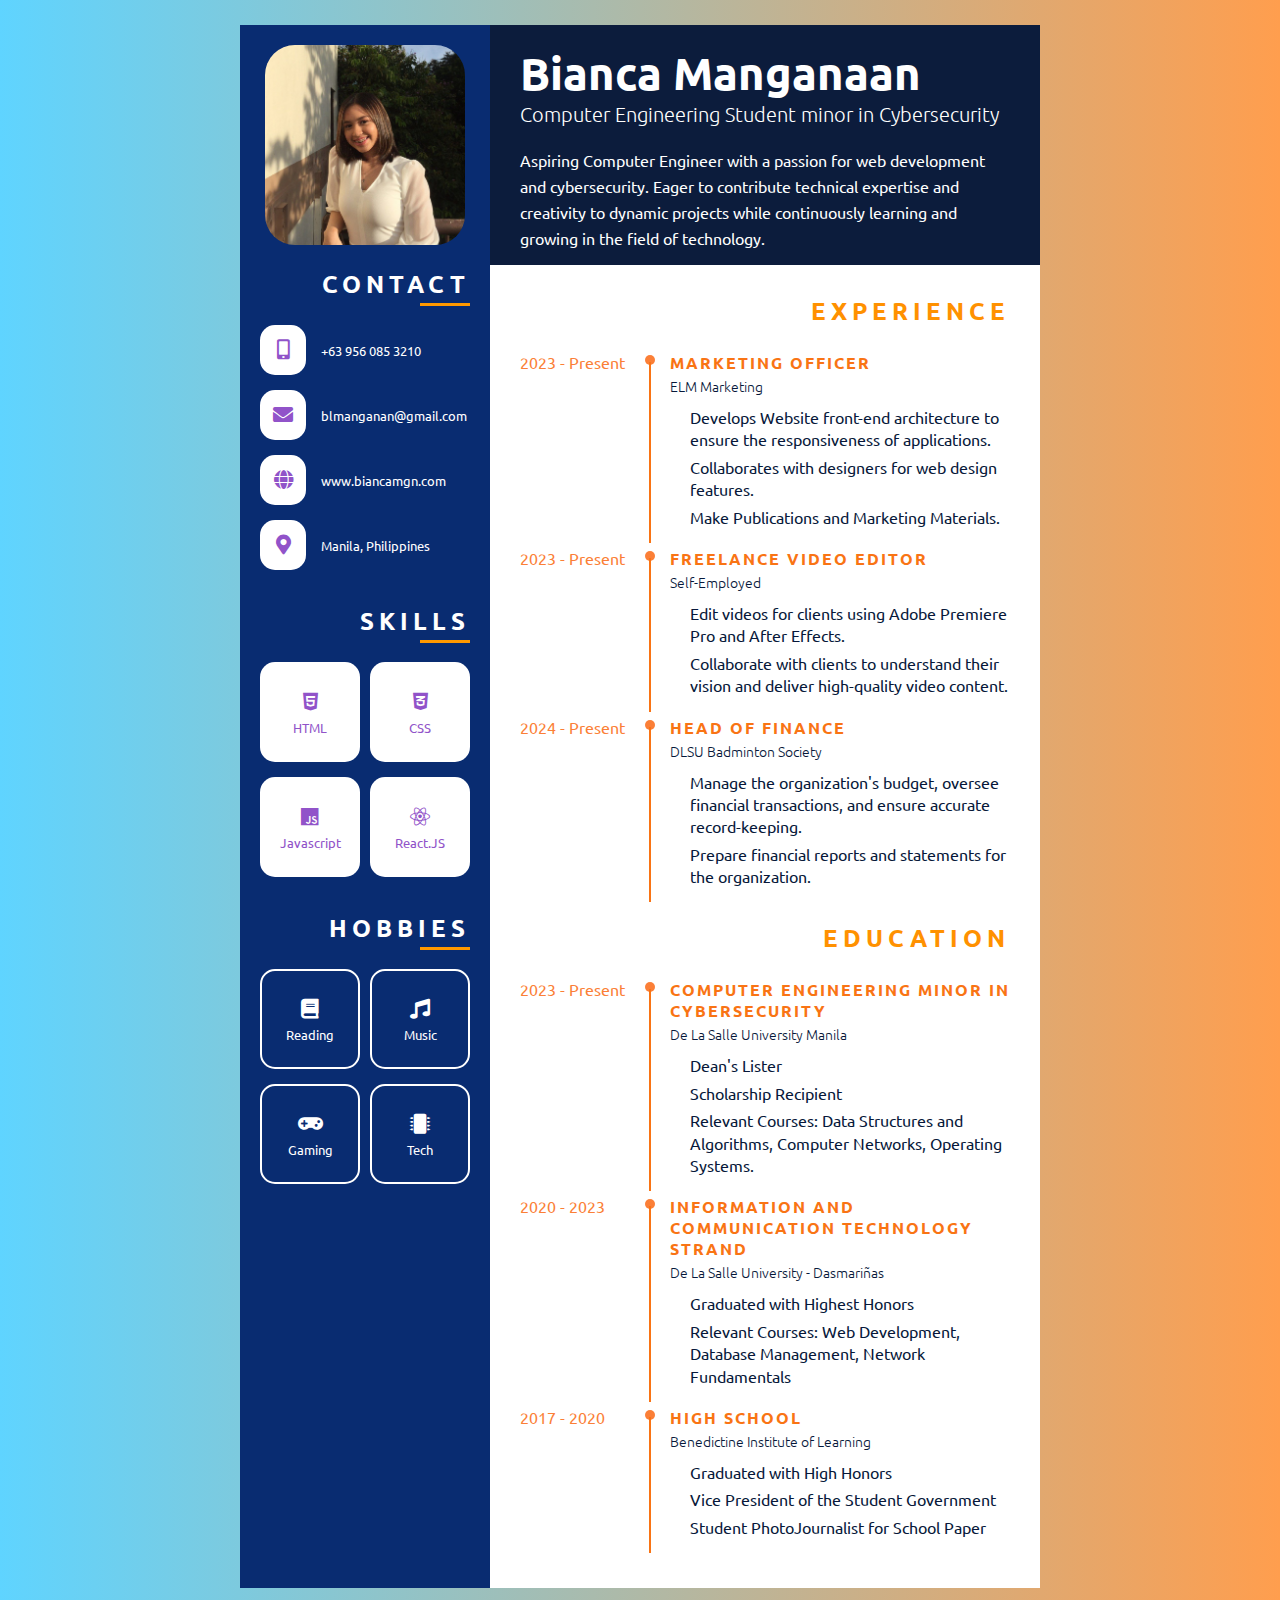
<file: resume.html>
<!DOCTYPE html>
<html lang="en">
<head>
	<meta charset="UTF-8">
	<title>Resume</title>
	<link rel="stylesheet" href="resume-styles.css">
	<link rel="stylesheet" href="https://cdnjs.cloudflare.com/ajax/libs/font-awesome/5.15.4/css/all.min.css">
</head>
<body>
	<div class="wrapper">
		<div class="resume">
			<div class="left">
				<div class="img_holder">
					<img src="pic.jpg" alt="picture">
				</div>
				<div class="contact_wrap pb">
					<div class="title">
						Contact
					</div>
					<div class="contact">
						<ul>
							<li>
								<div class="li_wrap">
									<div class="icon"><i class="fas fa-mobile-alt" aria-hidden="true"></i></div>
									<div class="text">+63 956 085 3210</div>
								</div>
							</li>
							<li>
								<div class="li_wrap">
									<div class="icon"><i class="fas fa-envelope" aria-hidden="true"></i></div>
									<div class="text">blmanganan@gmail.com</div>
								</div>
							</li>
							<li>
								<div class="li_wrap">
									<div class="icon"><i class="fas fa-globe" aria-hidden="true"></i></div>
									<div class="text">www.biancamgn.com</div>
								</div>
							</li>
							<li>
								<div class="li_wrap">
									<div class="icon"><i class="fas fa-map-marker-alt" aria-hidden="true"></i></div>
									<div class="text">Manila, Philippines</div>
								</div>
							</li>
						</ul>
					</div>
				</div>
				<div class="skills_wrap pb">
					<div class="title">
						Skills
					</div>
					<div class="skills">
						<ul>
							<li>
								<div class="li_wrap">
									<div class="icon"><i class="fab fa-html5"></i></div>
									<div class="text">HTML</div>
								</div>
							</li>
							<li>
								<div class="li_wrap">
									<div class="icon"><i class="fab fa-css3-alt"></i></div>
									<div class="text">CSS</div>
								</div>
							</li>
							<li>
								<div class="li_wrap">
									<div class="icon"><i class="fab fa-js"></i></div>
									<div class="text">Javascript</div>
								</div>
							</li>
							<li>
								<div class="li_wrap">
									<div class="icon"><i class="fab fa-react"></i></div>
									<div class="text">React.JS</div>
								</div>
							</li>
						</ul>
					</div>
				</div>
				<div class="hobbies_wrap pb">
					<div class="title">
						Hobbies
					</div>
					<div class="hobbies">
						<ul>
							<li>
								<div class="li_wrap">
									<div class="icon"><i class="fas fa-book"></i></div>
									<div class="text">Reading</div>
								</div>
							</li>
							<li>
								<div class="li_wrap">
									<div class="icon"><i class="fas fa-music"></i></div>
									<div class="text">Music</div>
								</div>
							</li>
							<li>
								<div class="li_wrap">
									<div class="icon"><i class="fas fa-gamepad"></i></div>
									<div class="text">Gaming</div>
								</div>
							</li>
							<li>
								<div class="li_wrap">
									<div class="icon"><i class="fas fa-microchip"></i></div>
									<div class="text">Tech</div>
								</div>
							</li>
						</ul>
					</div>
				</div>
			</div>

			<div class="right">
				<div class="header">
					<div class="name_role">
						<div class="name">
							Bianca Manganaan
						</div>
						<div class="role">
							Computer Engineering Student minor in Cybersecurity
						</div>
					</div>
					<div class="about">
						Aspiring Computer Engineer with a passion for web development and cybersecurity. Eager to contribute technical expertise and creativity to dynamic projects while continuously learning and growing in the field of technology.
					</div>
				</div>
				<div class="right_inner">
					
					<div class="exp">
						<div class="right_title">
							Experience
						</div>
						<div class="exp_wrap">
							<ul>
								<li>
									<div class="li_wrap">
										<div class="date">
											2023 - Present
										</div>
										<div class="info">
											<p class="info_title">
												Marketing Officer	
											</p>
											<p class="info_com">
												ELM Marketing
											</p>
											<div class="info_cont">
												<ul>
													<li>Develops Website front-end architecture to ensure the responsiveness of applications.</li>
													<li>Collaborates with designers for web design features.</li>
													<li>Make Publications and Marketing Materials.</li>
												</ul>
											</div>
										</div>
									</div>
								</li>
								<li>
									<div class="li_wrap">
										<div class="date">
											2023 - Present
										</div>
										<div class="info">
											<p class="info_title">
												Freelance Video Editor
											</p>
											<p class="info_com">
												Self-Employed
											</p>
											<div class="info_cont">
												<ul>
													<li>Edit videos for clients using Adobe Premiere Pro and After Effects.</li>
													<li>Collaborate with clients to understand their vision and deliver high-quality video content.</li>
												</ul>
											</div>
										</div>
									</div>
								</li>
								<li>
									<div class="li_wrap">
										<div class="date">
											2024 - Present
										</div>
										<div class="info">
											<p class="info_title">
												Head of Finance
											</p>
											<p class="info_com">
												DLSU Badminton Society
											</p>
											<div class="info_cont">
												<ul>
													<li>Manage the organization's budget, oversee financial transactions, and ensure accurate record-keeping.</li>
													<li>Prepare financial reports and statements for the organization.</li>
												</ul>
											</div>
										</div>
									</div>
								</li>
							</ul>
						</div>
					</div>

					<div class="education">
						<div class="right_title">
							Education
						</div>
						<div class="education_wrap">
							<ul>
								<li>
									<div class="li_wrap">
										<div class="date">
											2023 - Present
										</div>
										<div class="info">
											<p class="info_title">
												Computer Engineering minor in Cybersecurity
											</p>
											<p class="info_com">
												De La Salle University Manila
											</p>
											<div class="info_cont">
												<ul>
													<li>Dean's Lister</li>
													<li>Scholarship Recipient</li>
													<li>Relevant Courses: Data Structures and Algorithms, Computer Networks, Operating Systems.</li>
												</ul>
											</div>
										</div>
									</div>
								</li>
								<li>
									<div class="li_wrap">
										<div class="date">
											2020 - 2023
										</div>
										<div class="info">
											<p class="info_title">
												Information and Communication Technology Strand
											</p>
											<p class="info_com">
												De La Salle University - Dasmariñas
											</p>
											<div class="info_cont">
												<ul>
													<li>Graduated with Highest Honors</li>
													<li>Relevant Courses: Web Development, Database Management, Network Fundamentals</li>
												</ul>
											</div>
										</div>
									</div>
								</li>
								<li>
									<div class="li_wrap">
										<div class="date">
											2017 - 2020
										</div>
										<div class="info">
											<p class="info_title">
												High School
											</p>
											<p class="info_com">
												Benedictine Institute of Learning
											</p>
											<div class="info_cont">
												<ul>
													<li>Graduated with High Honors</li>
													<li>Vice President of the Student Government</li>
													<li>Student PhotoJournalist for School Paper</li>
												</ul>
											</div>
										</div>
									</div>
								</li>
							</ul>
						</div>
					</div>
				</div>
			</div>
		</div>
	</div>
</body>
</html>
</file>
<file: style.css>
:root {
  --default-font: "Roboto", system-ui, sans-serif;
  --heading-font: "Raleway", sans-serif;
  --nav-font: "Poppins", sans-serif;
  --background-color: #ffffff;
  --default-color: #272829;
  --heading-color: #050d18;
  --accent-color: #149ddd;
  --surface-color: #ffffff;
  --contrast-color: #ffffff;
  --nav-color: #a8a9b4;
  --nav-hover-color: #ffffff;
  scroll-behavior: smooth;
}
.light-background {
  --background-color: #f4fafd;
  --surface-color: #ffffff;
}
.dark-background {
  --background-color: #040b14;
  --default-color: #ffffff;
  --heading-color: #ffffff;
  --surface-color: #151f2b;
  --contrast-color: #ffffff;
}
body {
  color: var(--default-color);
  background-color: var(--background-color);
  font-family: var(--default-font);
}
a { color: var(--accent-color); text-decoration: none; transition: 0.3s; }
a:hover { color: #117eb8; }
h1, h2, h3, h4, h5, h6 { color: var(--heading-color); font-family: var(--heading-font); }


.header {
  color: var(--default-color);
  background-color: var(--background-color);
  position: fixed;
  top: 0; left: 0; bottom: 0;
  padding: 0 15px;
  width: 300px;
  overflow-y: auto;
  z-index: 997;
  border-right: 1px solid rgba(255,255,255,0.1);
}
.header .profile-img img {
  margin: 15px auto;
  display: block;
  width: 120px;
  border: 8px solid rgba(255,255,255,0.15);
  border-radius: 50%;
}
.header .logo { line-height: 1; margin-bottom: 15px; }
.header .logo h1 { font-size: 24px; margin: 0; font-weight: 700; color: var(--heading-color); }
.header .social-links { margin: 0 0 20px 0; }
.header .social-links a {
  font-size: 18px;
  display: inline-flex;
  align-items: center;
  justify-content: center;
  background: rgba(255,255,255,0.1);
  color: var(--default-color);
  margin: 0 4px;
  border-radius: 50%;
  width: 40px; height: 40px;
  transition: 0.3s;
}
.header .social-links a:hover { background: var(--accent-color); }


.navmenu ul { list-style: none; padding: 0; margin: 0; }
.navmenu a {
  color: var(--nav-color);
  padding: 12px 15px;
  display: flex;
  align-items: center;
  font-family: var(--nav-font);
  font-size: 16px;
  font-weight: 400;
  border-radius: 4px;
  transition: 0.3s;
}
.navmenu a .navicon { font-size: 20px; margin-right: 10px; }
.navmenu a:hover, .navmenu a.active { color: var(--nav-hover-color); background: rgba(255,255,255,0.05); }


.main { margin-left: 300px; }


.hero {
  width: 100%;
  min-height: 100vh;
  position: relative;
  padding: 80px 0;
  display: flex;
  align-items: center;
  justify-content: center;
}
.hero img.hero-bg {
  position: absolute;
  inset: 0;
  width: 100%; height: 100%;
  object-fit: cover;
  z-index: 1;
}
.hero:before {
  content: "";
  background: rgba(4,11,20,0.7);
  position: absolute;
  inset: 0;
  z-index: 2;
}
.hero .container { position: relative; z-index: 3; }
.hero h2 { margin: 0; font-size: 64px; font-weight: 700; }
.hero p { font-size: 26px; margin-top: 10px; color: #fff; }
.hero p span { color: var(--accent-color); border-bottom: 2px solid var(--accent-color); padding-bottom: 4px; }


.section { padding: 60px 0; overflow: hidden; }
.section-title { text-align: center; padding-bottom: 60px; }
.section-title h2 {
  font-size: 32px;
  font-weight: 700;
  position: relative;
  padding-bottom: 20px;
}
.section-title h2:after {
  content: "";
  position: absolute;
  width: 50px; height: 3px;
  bottom: 0; left: 50%;
  transform: translateX(-50%);
  background: var(--accent-color);
}
.section-title p { margin-bottom: 0; }


.about .content h2 { font-size: 24px; font-weight: 700; margin-bottom: 20px; }
.about .content ul { list-style: none; padding: 0; }
.about .content ul li { margin-bottom: 10px; display: flex; align-items: center; }
.about .content ul i { font-size: 16px; margin-right: 8px; color: var(--accent-color); }
.about .content ul strong { margin-right: 10px; }


.works .portfolio-content {
  position: relative;
  overflow: hidden;
  border-radius: 8px;
  box-shadow: 0 4px 15px rgba(0,0,0,0.1);
}
.works .portfolio-content img { width: 100%; height: 200px; object-fit: cover; }
.works .portfolio-info {
  padding: 25px 15px 15px;
  background: var(--surface-color);
}
.works .portfolio-info h4 { font-size: 18px; font-weight: 600; margin-bottom: 5px; }
.works .portfolio-info p { font-size: 14px; color: #6c757d; margin: 0; }


.experience .resume-title,
.education .resume-title { font-size: 22px; font-weight: 700; margin-bottom: 20px; color: var(--heading-color); }
.experience .resume-item,
.education .resume-item {
  padding: 0 0 20px 20px;
  margin-top: -2px;
  border-left: 2px solid var(--accent-color);
  position: relative;
}
.experience .resume-item::before,
.education .resume-item::before {
  content: "";
  position: absolute;
  width: 16px; height: 16px;
  border-radius: 50px;
  left: -9px; top: 0;
  background: var(--background-color);
  border: 2px solid var(--accent-color);
}
.experience .resume-item h4,
.education .resume-item h4 { font-size: 18px; font-weight: 600; margin-bottom: 10px; }
.experience .resume-item h5,
.education .resume-item h5 {
  font-size: 14px;
  padding: 5px 15px;
  display: inline-block;
  font-weight: 600;
  margin-bottom: 10px;
  background: #e4edf5;
  border-radius: 3px;
}
.experience .resume-item ul,
.education .resume-item ul { padding-left: 20px; }


.references .reference-item {
  background: var(--surface-color);
  padding: 30px;
  border-radius: 8px;
  box-shadow: 0 4px 15px rgba(0,0,0,0.08);
  margin-bottom: 20px;
}
.references .reference-item .reference-img {
  width: 80px;
  height: 80px;
  border-radius: 50%;
  object-fit: cover;
  margin-right: 20px;
  border: 4px solid #e4edf5;
}
.references .reference-item h4 { font-size: 18px; font-weight: 700; margin-bottom: 5px; }
.references .reference-item p.position { font-size: 14px; color: var(--accent-color); margin-bottom: 10px; }
.references .reference-item p.quote { font-style: italic; color: #6c757d; margin: 0; }
.references .reference-item .contact-info { font-size: 14px; color: #6c757d; margin-top: 10px; }


.footer { background: #f4fafd; padding: 30px 0; font-size: 14px; }
.footer .copyright { text-align: center; }
.footer .credits { text-align: center; padding-top: 5px; }


.scroll-top {
  position: fixed;
  visibility: visible;
  opacity: 1;
  right: 15px;
  bottom: 15px;
  z-index: 99999;
  background-color: var(--accent-color);
  width: 44px; height: 44px;
  border-radius: 50%;
  display: flex;
  align-items: center;
  justify-content: center;
  font-size: 24px;
  color: #fff;
}


.btn-resume {
  margin-top: 20px;
  background: var(--accent-color);
  color: #fff !important;
  padding: 12px 35px;
  border-radius: 50px;
  display: inline-block;
  font-family: var(--nav-font);
  font-weight: 500;
  transition: 0.3s;
  border: 2px solid var(--accent-color);
}
.btn-resume:hover {
  background: transparent;
  color: var(--accent-color) !important;
}
.btn-resume i {
  margin-right: 8px;
}


@media (max-width: 1199px) {
  .header { left: -100%; }
  .main { margin-left: 0; }
}
</file>
<file: style-v1.css>
/* =============================================
   VERSION 1 — ARYA STARK DARK
   Dark warm background · Orange accents · Left sidebar
   ============================================= */

:root {
  --default-font: "Roboto", system-ui, sans-serif;
  --heading-font: "Raleway", sans-serif;
  --nav-font: "Poppins", sans-serif;

  --bg:          #0d0805;
  --bg-alt:      #150e08;
  --sidebar-bg:  #080503;
  --text:        #c8b49a;
  --heading:     #f0e4d0;
  --accent:      #e8743b;
  --accent-dim:  #b55a2a;
  --surface:     #1a1008;
  --border:      rgba(232,116,59,0.15);
  --nav-text:    #7a6a58;
  --nav-hover:   #f0e4d0;
}

*, *::before, *::after { box-sizing: border-box; }

html { scroll-behavior: smooth; }

body {
  background: var(--bg);
  color: var(--text);
  font-family: var(--default-font);
  font-size: 15px;
  line-height: 1.7;
  margin: 0;
}

a { color: var(--accent); text-decoration: none; transition: color 0.3s; }
a:hover { color: #ff9a65; }

h1,h2,h3,h4,h5,h6 {
  font-family: var(--heading-font);
  color: var(--heading);
  margin-bottom: 0.5rem;
}

/* ─── SIDEBAR ─── */
.header {
  position: fixed;
  top: 0; left: 0; bottom: 0;
  width: 280px;
  background: var(--sidebar-bg);
  border-right: 1px solid var(--border);
  display: flex;
  flex-direction: column;
  align-items: center;
  padding: 30px 15px;
  overflow-y: auto;
  z-index: 997;
}

.header .profile-img img {
  width: 110px; height: 110px;
  border-radius: 50%;
  object-fit: cover;
  border: 3px solid var(--accent);
  box-shadow: 0 0 20px rgba(232,116,59,0.4);
  display: block;
  margin: 0 auto 15px;
}

.header .logo { text-align: center; margin-bottom: 6px; }
.header .logo h1 {
  font-size: 20px;
  font-weight: 700;
  color: var(--heading);
  letter-spacing: 0.5px;
}

.header .tagline {
  font-size: 12px;
  color: var(--accent);
  text-transform: uppercase;
  letter-spacing: 2px;
  margin-bottom: 18px;
  text-align: center;
}

/* divider */
.header .divider {
  width: 40px; height: 2px;
  background: var(--accent);
  margin: 0 auto 18px;
  border-radius: 2px;
}

.header .social-links {
  display: flex;
  gap: 8px;
  margin-bottom: 24px;
}
.header .social-links a {
  width: 34px; height: 34px;
  border-radius: 50%;
  display: flex; align-items: center; justify-content: center;
  border: 1px solid var(--border);
  color: var(--nav-text);
  font-size: 15px;
  transition: 0.3s;
}
.header .social-links a:hover {
  border-color: var(--accent);
  color: var(--accent);
  box-shadow: 0 0 10px rgba(232,116,59,0.3);
}

/* nav */
.navmenu { width: 100%; }
.navmenu ul { list-style: none; padding: 0; margin: 0; }
.navmenu a {
  display: flex;
  align-items: center;
  gap: 10px;
  color: var(--nav-text);
  font-family: var(--nav-font);
  font-size: 13px;
  font-weight: 500;
  letter-spacing: 1px;
  text-transform: uppercase;
  padding: 10px 14px;
  border-radius: 4px;
  transition: 0.3s;
  border-left: 2px solid transparent;
}
.navmenu a .navicon { font-size: 16px; }
.navmenu a:hover,
.navmenu a.active {
  color: var(--accent);
  border-left-color: var(--accent);
  background: rgba(232,116,59,0.06);
}

/* ─── MAIN ─── */
.main { margin-left: 280px; }

/* ─── HERO ─── */
.hero {
  position: relative;
  min-height: 100vh;
  display: flex; align-items: center; justify-content: center;
  overflow: hidden;
  background: var(--bg);
}

.hero img.hero-bg {
  position: absolute; inset: 0;
  width: 100%; height: 100%;
  object-fit: cover;
  z-index: 1;
  opacity: 0.2;
}

/* dark overlay */
.hero::before {
  content: "";
  position: absolute; inset: 0;
  background: linear-gradient(135deg, rgba(13,8,5,0.92) 0%, rgba(13,8,5,0.75) 100%);
  z-index: 2;
}

/* glowing orb decoration */
.hero::after {
  content: "";
  position: absolute;
  width: 500px; height: 500px;
  border-radius: 50%;
  background: radial-gradient(circle, rgba(232,116,59,0.12) 0%, transparent 70%);
  top: 50%; left: 50%;
  transform: translate(-50%, -50%);
  z-index: 2;
  animation: pulse-glow 4s ease-in-out infinite;
}

@keyframes pulse-glow {
  0%, 100% { transform: translate(-50%,-50%) scale(1); opacity: 1; }
  50% { transform: translate(-50%,-50%) scale(1.15); opacity: 0.6; }
}

/* dot grid decoration */
.hero .dot-grid {
  position: absolute; inset: 0; z-index: 2;
  background-image: radial-gradient(circle, rgba(232,116,59,0.15) 1px, transparent 1px);
  background-size: 40px 40px;
  animation: drift 20s linear infinite;
}

@keyframes drift {
  from { background-position: 0 0; }
  to   { background-position: 40px 40px; }
}

.hero .container { position: relative; z-index: 3; text-align: center; }

.hero h2 {
  font-size: 56px;
  font-weight: 700;
  color: var(--heading);
  text-shadow: 0 0 40px rgba(232,116,59,0.2);
  letter-spacing: -1px;
  margin-bottom: 12px;
}

.hero p {
  font-size: 20px;
  color: var(--text);
  margin: 0;
}

.hero p span {
  color: var(--accent);
  border-bottom: 2px solid rgba(232,116,59,0.5);
  padding-bottom: 2px;
}

/* ─── SECTIONS ─── */
.section { padding: 80px 0; }

.section-title { text-align: center; padding-bottom: 50px; }
.section-title h2 {
  font-size: 30px;
  font-weight: 700;
  position: relative;
  display: inline-block;
  padding-bottom: 14px;
  color: var(--heading);
  text-transform: uppercase;
  letter-spacing: 3px;
  font-size: 26px;
}
.section-title h2::after {
  content: "";
  position: absolute;
  bottom: 0; left: 50%;
  transform: translateX(-50%);
  width: 40px; height: 2px;
  background: var(--accent);
  box-shadow: 0 0 8px var(--accent);
}
.section-title p { color: var(--text); font-size: 14px; margin-top: 10px; }

/* alternate section bg */
.light-background { background: var(--bg-alt); }

/* ─── ABOUT ─── */
.about .content h2 { font-size: 22px; font-weight: 700; margin-bottom: 12px; }
.about .content ul { list-style: none; padding: 0; }
.about .content ul li {
  margin-bottom: 8px;
  display: flex; align-items: flex-start;
  gap: 8px;
}
.about .content ul i { color: var(--accent); margin-top: 3px; }
.about .content ul strong { color: var(--heading); }

.about img { border-radius: 8px; box-shadow: 0 8px 30px rgba(0,0,0,0.5); }

/* ─── WORKS ─── */
.works .portfolio-content {
  border-radius: 6px;
  overflow: hidden;
  background: var(--surface);
  border: 1px solid var(--border);
  transition: transform 0.3s, box-shadow 0.3s;
}
.works .portfolio-content:hover {
  transform: translateY(-6px);
  box-shadow: 0 12px 30px rgba(232,116,59,0.15);
}
.works .portfolio-content img {
  width: 100%; height: 200px; object-fit: cover;
  filter: brightness(0.85);
  transition: filter 0.3s;
}
.works .portfolio-content:hover img { filter: brightness(1); }
.works .portfolio-info { padding: 20px; }
.works .portfolio-info h4 { font-size: 16px; font-weight: 600; color: var(--heading); }
.works .portfolio-info p { font-size: 13px; color: var(--text); margin: 0; }

/* ─── RESUME TIMELINE ─── */
.resume-title {
  font-size: 18px; font-weight: 700;
  color: var(--accent);
  text-transform: uppercase;
  letter-spacing: 2px;
  margin-bottom: 24px;
}

.resume-item {
  padding: 0 0 24px 24px;
  border-left: 2px solid var(--border);
  position: relative;
  margin-top: -2px;
}
.resume-item::before {
  content: "";
  position: absolute;
  width: 10px; height: 10px;
  border-radius: 50%;
  left: -6px; top: 2px;
  background: var(--accent);
  box-shadow: 0 0 8px var(--accent);
}
.resume-item h4 { font-size: 16px; font-weight: 600; color: var(--heading); }
.resume-item h5 {
  font-size: 12px;
  padding: 3px 10px;
  background: rgba(232,116,59,0.12);
  border: 1px solid var(--border);
  color: var(--accent);
  border-radius: 2px;
  display: inline-block;
  margin-bottom: 8px;
  font-weight: 600;
}
.resume-item p, .resume-item ul { font-size: 14px; }
.resume-item ul { padding-left: 18px; }

/* ─── REFERENCES ─── */
.references .reference-item {
  background: var(--surface);
  border: 1px solid var(--border);
  border-radius: 6px;
  padding: 24px;
  transition: border-color 0.3s;
}
.references .reference-item:hover { border-color: var(--accent); }
.references .reference-img {
  width: 70px; height: 70px;
  border-radius: 50%;
  object-fit: cover;
  border: 2px solid var(--accent);
  margin-right: 16px;
}
.references .reference-item h4 { font-size: 16px; font-weight: 700; color: var(--heading); }
.references p.position { font-size: 13px; color: var(--accent); margin-bottom: 8px; }
.references p.quote { font-style: italic; font-size: 13px; color: var(--text); margin: 0; }
.references .contact-info { font-size: 12px; color: var(--nav-text); margin-top: 10px; }

/* ─── CONTACT ─── */
.contact .info-wrap { margin-bottom: 20px; }
.contact .info-item {
  display: flex; align-items: center; gap: 14px;
  padding: 16px;
  background: var(--surface);
  border: 1px solid var(--border);
  border-radius: 6px;
  margin-bottom: 12px;
  transition: border-color 0.3s;
}
.contact .info-item:hover { border-color: var(--accent); }
.contact .info-item i {
  font-size: 22px;
  color: var(--accent);
  width: 30px; text-align: center;
}
.contact .info-item h3 { font-size: 14px; font-weight: 600; color: var(--heading); margin: 0; }
.contact .info-item p { font-size: 13px; color: var(--text); margin: 0; }

.contact .contact-form { background: var(--surface); border: 1px solid var(--border); border-radius: 6px; padding: 30px; }
.contact .form-group { margin-bottom: 16px; }
.contact .form-group label { font-size: 13px; color: var(--text); margin-bottom: 6px; display: block; }
.contact .form-control {
  background: var(--bg);
  border: 1px solid var(--border);
  border-radius: 4px;
  color: var(--heading);
  font-size: 14px;
  padding: 10px 14px;
  width: 100%;
  transition: border-color 0.3s;
}
.contact .form-control:focus {
  outline: none;
  border-color: var(--accent);
  box-shadow: 0 0 0 3px rgba(232,116,59,0.1);
}
.contact textarea.form-control { height: 130px; resize: vertical; }
.contact select.form-control { cursor: pointer; }
.contact .required { color: var(--accent); }

.contact fieldset { border: 1px solid var(--border); border-radius: 4px; padding: 14px 16px; margin-bottom: 16px; }
.contact fieldset legend { font-size: 13px; color: var(--text); padding: 0 8px; }
.contact .form-check-input { accent-color: var(--accent); }
.contact .form-check-label { font-size: 13px; color: var(--text); }

.btn-submit {
  background: var(--accent);
  color: #fff;
  border: none;
  padding: 12px 36px;
  border-radius: 4px;
  font-family: var(--nav-font);
  font-size: 14px;
  font-weight: 600;
  cursor: pointer;
  transition: 0.3s;
  text-transform: uppercase;
  letter-spacing: 1px;
}
.btn-submit:hover { background: #ff9a65; box-shadow: 0 0 16px rgba(232,116,59,0.4); }

/* resume button */
.btn-resume {
  display: inline-flex; align-items: center; gap: 8px;
  padding: 11px 28px;
  background: transparent;
  border: 2px solid var(--accent);
  color: var(--accent);
  border-radius: 4px;
  font-family: var(--nav-font);
  font-size: 13px;
  font-weight: 600;
  letter-spacing: 1px;
  text-transform: uppercase;
  transition: 0.3s;
  margin-top: 20px;
}
.btn-resume:hover {
  background: var(--accent);
  color: #fff;
  box-shadow: 0 0 16px rgba(232,116,59,0.4);
}

/* ─── SCROLL TOP ─── */
.scroll-top {
  position: fixed; right: 20px; bottom: 20px;
  width: 40px; height: 40px;
  background: var(--accent);
  color: #fff;
  border-radius: 4px;
  display: flex; align-items: center; justify-content: center;
  font-size: 18px;
  z-index: 9999;
  box-shadow: 0 0 12px rgba(232,116,59,0.4);
  transition: 0.3s;
}
.scroll-top:hover { background: #ff9a65; }

/* ─── FOOTER ─── */
.footer { background: var(--sidebar-bg); border-top: 1px solid var(--border); padding: 24px 0; font-size: 13px; color: var(--nav-text); text-align: center; }

/* ─── RESPONSIVE ─── */
@media (max-width: 1100px) {
  .header { left: -100%; }
  .main { margin-left: 0; }
}
</file>
<file: style-v2.css>
/* =============================================
   VERSION 2 — ARTER INSPIRED
   Top navbar · Split hero · Warm cream/orange
   ============================================= */

:root {
  --default-font: "Roboto", system-ui, sans-serif;
  --heading-font: "Raleway", sans-serif;
  --nav-font: "Poppins", sans-serif;

  --bg:        #faf7f4;
  --bg-alt:    #f2ebe2;
  --text:      #5a4a3a;
  --heading:   #2c1f12;
  --accent:    #d4651a;
  --accent-lt: #f08040;
  --surface:   #ffffff;
  --border:    #e8d8c8;
  --nav-bg:    #ffffff;
}

*, *::before, *::after { box-sizing: border-box; }
html { scroll-behavior: smooth; }

body {
  background: var(--bg);
  color: var(--text);
  font-family: var(--default-font);
  font-size: 15px;
  line-height: 1.8;
  margin: 0;
}

a { color: var(--accent); text-decoration: none; transition: color 0.3s; }
a:hover { color: var(--accent-lt); }
h1,h2,h3,h4,h5,h6 { font-family: var(--heading-font); color: var(--heading); margin-bottom: 0.5rem; }

/* ─── TOP NAVBAR ─── */
.header {
  position: fixed;
  top: 0; left: 0; right: 0;
  height: 70px;
  background: var(--nav-bg);
  box-shadow: 0 2px 20px rgba(0,0,0,0.08);
  display: flex;
  align-items: center;
  justify-content: space-between;
  padding: 0 40px;
  z-index: 997;
}

.header .logo h1 {
  font-size: 22px;
  font-weight: 700;
  color: var(--heading);
  margin: 0;
  letter-spacing: -0.5px;
}
.header .logo h1 span { color: var(--accent); }

.header .navmenu { display: flex; align-items: center; }
.header .navmenu ul {
  list-style: none; margin: 0; padding: 0;
  display: flex; align-items: center; gap: 4px;
}
.header .navmenu a {
  font-family: var(--nav-font);
  font-size: 13px;
  font-weight: 500;
  color: var(--text);
  padding: 8px 14px;
  border-radius: 4px;
  transition: 0.3s;
  letter-spacing: 0.3px;
}
.header .navmenu a .navicon { display: none; }
.header .navmenu a:hover,
.header .navmenu a.active {
  color: var(--accent);
  background: rgba(212,101,26,0.06);
}

.header .social-links { display: flex; gap: 10px; align-items: center; }
.header .social-links a {
  font-size: 16px;
  color: var(--text);
  transition: color 0.3s;
}
.header .social-links a:hover { color: var(--accent); }

/* ─── MAIN (offset for top nav) ─── */
.main { padding-top: 70px; }

/* ─── HERO — SPLIT ─── */
.hero {
  min-height: calc(100vh - 70px);
  display: flex; align-items: center;
  background: linear-gradient(135deg, var(--bg-alt) 0%, var(--bg) 60%);
  position: relative;
  overflow: hidden;
  padding: 60px 0;
}

/* decorative circle */
.hero::before {
  content: "";
  position: absolute;
  right: -100px; top: -100px;
  width: 600px; height: 600px;
  border-radius: 50%;
  background: radial-gradient(circle, rgba(212,101,26,0.08) 0%, transparent 70%);
  z-index: 0;
}

/* brushstroke accent line */
.hero::after {
  content: "";
  position: absolute;
  left: 0; top: 0; bottom: 0;
  width: 5px;
  background: linear-gradient(to bottom, var(--accent), var(--accent-lt));
}

.hero .container { position: relative; z-index: 1; }

.hero .hero-text { padding-right: 40px; }
.hero .hero-text .hello-tag {
  font-family: var(--nav-font);
  font-size: 13px;
  font-weight: 600;
  color: var(--accent);
  text-transform: uppercase;
  letter-spacing: 3px;
  margin-bottom: 16px;
  display: flex; align-items: center; gap: 10px;
}
.hero .hero-text .hello-tag::before {
  content: "";
  display: inline-block;
  width: 30px; height: 2px;
  background: var(--accent);
}

.hero h2 {
  font-size: 52px;
  font-weight: 700;
  color: var(--heading);
  line-height: 1.15;
  margin-bottom: 16px;
}

.hero p {
  font-size: 18px;
  color: var(--text);
  margin-bottom: 0;
}
.hero p span {
  color: var(--accent);
  font-weight: 600;
}

.hero-cta { margin-top: 32px; display: flex; gap: 14px; flex-wrap: wrap; }

.btn-primary-custom {
  display: inline-flex; align-items: center; gap: 8px;
  background: var(--accent);
  color: #fff !important;
  padding: 13px 30px;
  border-radius: 4px;
  font-family: var(--nav-font);
  font-size: 13px;
  font-weight: 600;
  letter-spacing: 0.5px;
  transition: 0.3s;
  border: 2px solid var(--accent);
}
.btn-primary-custom:hover { background: var(--accent-lt); border-color: var(--accent-lt); }

.btn-outline-custom {
  display: inline-flex; align-items: center; gap: 8px;
  background: transparent;
  color: var(--accent) !important;
  padding: 13px 30px;
  border-radius: 4px;
  font-family: var(--nav-font);
  font-size: 13px;
  font-weight: 600;
  letter-spacing: 0.5px;
  transition: 0.3s;
  border: 2px solid var(--accent);
}
.btn-outline-custom:hover { background: var(--accent); color: #fff !important; }

/* hero photo */
.hero .hero-photo { text-align: center; }
.hero .hero-photo img {
  width: 340px; height: 400px;
  object-fit: cover;
  border-radius: 12px;
  box-shadow: 24px 24px 0 var(--bg-alt), 24px 24px 0 1px var(--border);
  position: relative;
}

/* floating badge */
.hero-badge {
  position: absolute;
  bottom: -20px; left: -20px;
  background: var(--surface);
  border: 2px solid var(--border);
  border-radius: 8px;
  padding: 12px 18px;
  box-shadow: 0 8px 20px rgba(0,0,0,0.1);
  font-family: var(--nav-font);
  font-size: 12px;
  color: var(--text);
}
.hero-badge strong { display: block; font-size: 18px; color: var(--accent); }

/* ─── SECTIONS ─── */
.section { padding: 90px 0; }
.light-background { background: var(--bg-alt); }

.section-title { margin-bottom: 60px; }
.section-title .label {
  font-family: var(--nav-font);
  font-size: 12px;
  font-weight: 600;
  color: var(--accent);
  text-transform: uppercase;
  letter-spacing: 3px;
  margin-bottom: 8px;
}
.section-title h2 {
  font-size: 36px;
  font-weight: 700;
  color: var(--heading);
  margin-bottom: 16px;
  position: relative;
  padding-bottom: 16px;
}
.section-title h2::after {
  content: "";
  position: absolute;
  bottom: 0; left: 0;
  width: 50px; height: 3px;
  background: var(--accent);
  border-radius: 2px;
}
.section-title.text-center h2::after { left: 50%; transform: translateX(-50%); }
.section-title p { color: var(--text); font-size: 15px; }

/* ─── ABOUT ─── */
.about .content h2 { font-size: 26px; font-weight: 700; margin-bottom: 14px; }
.about .content ul { list-style: none; padding: 0; }
.about .content ul li { margin-bottom: 10px; display: flex; align-items: flex-start; gap: 10px; }
.about .content ul i { color: var(--accent); margin-top: 4px; }
.about .content ul strong { color: var(--heading); min-width: 80px; }
.about img { border-radius: 12px; box-shadow: 0 20px 40px rgba(0,0,0,0.1); }

/* ─── WORKS ─── */
.works .portfolio-content {
  background: var(--surface);
  border-radius: 10px;
  overflow: hidden;
  box-shadow: 0 4px 20px rgba(0,0,0,0.07);
  transition: transform 0.3s, box-shadow 0.3s;
  border: 1px solid var(--border);
}
.works .portfolio-content:hover {
  transform: translateY(-8px);
  box-shadow: 0 16px 40px rgba(212,101,26,0.12);
}
.works .portfolio-content img { width: 100%; height: 210px; object-fit: cover; }
.works .portfolio-info { padding: 22px; }
.works .portfolio-info h4 { font-size: 17px; font-weight: 600; color: var(--heading); margin-bottom: 6px; }
.works .portfolio-info p { font-size: 13px; color: var(--text); margin: 0; }

/* ─── TIMELINE (experience/education) ─── */
.resume-title {
  font-size: 16px; font-weight: 700;
  color: var(--accent);
  text-transform: uppercase;
  letter-spacing: 2px;
  margin-bottom: 28px;
}

.resume-item {
  padding: 0 0 28px 28px;
  border-left: 2px solid var(--border);
  position: relative;
}
.resume-item::before {
  content: "";
  position: absolute;
  width: 12px; height: 12px;
  border-radius: 50%;
  left: -7px; top: 3px;
  background: var(--surface);
  border: 3px solid var(--accent);
}
.resume-item h4 { font-size: 17px; font-weight: 600; color: var(--heading); }
.resume-item h5 {
  font-size: 12px; font-weight: 600;
  display: inline-block;
  padding: 4px 12px;
  background: rgba(212,101,26,0.1);
  color: var(--accent);
  border-radius: 20px;
  margin-bottom: 8px;
}
.resume-item p { font-size: 14px; }
.resume-item ul { padding-left: 18px; font-size: 14px; }

/* ─── REFERENCES ─── */
.references .reference-item {
  background: var(--surface);
  border-radius: 10px;
  padding: 26px;
  border: 1px solid var(--border);
  box-shadow: 0 4px 16px rgba(0,0,0,0.05);
  margin-bottom: 20px;
  transition: box-shadow 0.3s;
}
.references .reference-item:hover { box-shadow: 0 10px 30px rgba(212,101,26,0.1); }
.references .reference-img {
  width: 72px; height: 72px;
  border-radius: 50%; object-fit: cover;
  border: 3px solid var(--bg-alt);
  margin-right: 18px;
}
.references .reference-item h4 { font-size: 17px; font-weight: 700; }
.references p.position { font-size: 13px; color: var(--accent); margin-bottom: 8px; }
.references p.quote { font-style: italic; font-size: 13px; color: var(--text); }
.references .contact-info { font-size: 12px; color: #9a8a7a; margin-top: 10px; }

/* ─── CONTACT ─── */
.contact .info-item {
  display: flex; align-items: center; gap: 16px;
  padding: 18px 20px;
  background: var(--surface);
  border-radius: 8px;
  border: 1px solid var(--border);
  margin-bottom: 14px;
  transition: box-shadow 0.3s;
}
.contact .info-item:hover { box-shadow: 0 6px 20px rgba(212,101,26,0.1); }
.contact .info-item i { font-size: 24px; color: var(--accent); }
.contact .info-item h3 { font-size: 14px; font-weight: 600; margin: 0; color: var(--heading); }
.contact .info-item p { font-size: 13px; margin: 0; color: var(--text); }

.contact .contact-form { background: var(--surface); border-radius: 10px; border: 1px solid var(--border); padding: 32px; }
.contact .form-group { margin-bottom: 18px; }
.contact .form-group label { font-size: 13px; font-weight: 500; color: var(--heading); margin-bottom: 6px; display: block; }
.contact .form-control {
  background: var(--bg);
  border: 1px solid var(--border);
  border-radius: 6px;
  color: var(--heading);
  font-size: 14px;
  padding: 11px 16px;
  width: 100%;
  transition: border-color 0.3s, box-shadow 0.3s;
}
.contact .form-control:focus {
  outline: none;
  border-color: var(--accent);
  box-shadow: 0 0 0 3px rgba(212,101,26,0.12);
}
.contact textarea.form-control { height: 130px; resize: vertical; }
.contact .required { color: var(--accent); }
.contact fieldset { border: 1px solid var(--border); border-radius: 6px; padding: 16px 18px; margin-bottom: 18px; }
.contact fieldset legend { font-size: 13px; font-weight: 500; color: var(--heading); padding: 0 8px; }
.contact .form-check-label { font-size: 13px; color: var(--text); }
.contact .form-check-input:checked { background-color: var(--accent); border-color: var(--accent); }

.btn-submit {
  background: var(--accent);
  color: #fff;
  border: none;
  padding: 13px 38px;
  border-radius: 6px;
  font-family: var(--nav-font);
  font-size: 14px; font-weight: 600;
  cursor: pointer;
  transition: 0.3s;
  letter-spacing: 0.5px;
}
.btn-submit:hover { background: var(--accent-lt); }

/* resume btn */
.btn-resume {
  display: inline-flex; align-items: center; gap: 8px;
  background: var(--accent);
  color: #fff;
  padding: 12px 28px;
  border-radius: 4px;
  font-family: var(--nav-font);
  font-size: 13px; font-weight: 600;
  transition: 0.3s;
  border: 2px solid var(--accent);
  margin-top: 20px;
}
.btn-resume:hover { background: transparent; color: var(--accent); }

/* ─── FOOTER ─── */
.footer {
  background: var(--heading);
  color: rgba(255,255,255,0.6);
  padding: 28px 0;
  font-size: 13px;
  text-align: center;
}
.footer .copyright { margin: 0; }

/* ─── SCROLL TOP ─── */
.scroll-top {
  position: fixed; right: 20px; bottom: 20px;
  width: 42px; height: 42px;
  background: var(--accent);
  color: #fff;
  border-radius: 50%;
  display: flex; align-items: center; justify-content: center;
  font-size: 18px;
  z-index: 9999;
  box-shadow: 0 4px 12px rgba(212,101,26,0.4);
  transition: 0.3s;
}
.scroll-top:hover { background: var(--accent-lt); }

/* ─── RESPONSIVE ─── */
@media (max-width: 991px) {
  .hero h2 { font-size: 36px; }
  .hero .hero-photo { margin-top: 40px; }
  .hero .hero-photo img { width: 260px; height: 300px; }
  .header { padding: 0 20px; }
  .header .navmenu { display: none; }
}
</file>
<file: style-v3.css>
/* =============================================
   VERSION 3 — IKONIC MINIMALIST
   Clean · Centered · White & warm orange
   ============================================= */

:root {
  --default-font: "Roboto", system-ui, sans-serif;
  --heading-font: "Raleway", sans-serif;
  --nav-font: "Poppins", sans-serif;

  --bg:        #ffffff;
  --bg-alt:    #fff8f3;
  --bg-dark:   #1e1208;
  --text:      #666666;
  --heading:   #1a1a1a;
  --accent:    #e06520;
  --accent-lt: #f5845a;
  --surface:   #ffffff;
  --border:    #eeeeee;
  --muted:     #999999;
}

*, *::before, *::after { box-sizing: border-box; }
html { scroll-behavior: smooth; }

body {
  background: var(--bg);
  color: var(--text);
  font-family: var(--default-font);
  font-size: 15px;
  line-height: 1.8;
  margin: 0;
}

a { color: var(--accent); text-decoration: none; transition: color 0.3s; }
a:hover { color: var(--accent-lt); }
h1,h2,h3,h4,h5,h6 { font-family: var(--heading-font); color: var(--heading); margin-bottom: 0.5rem; }

/* ─── MINIMAL TOP NAV ─── */
.header {
  position: fixed;
  top: 0; left: 0; right: 0;
  height: 64px;
  background: rgba(255,255,255,0.95);
  backdrop-filter: blur(10px);
  border-bottom: 1px solid var(--border);
  display: flex;
  align-items: center;
  justify-content: space-between;
  padding: 0 60px;
  z-index: 997;
}

.header .logo h1 {
  font-size: 20px;
  font-weight: 700;
  color: var(--heading);
  margin: 0;
}
.header .logo h1 span { color: var(--accent); }

.header .navmenu ul {
  list-style: none; margin: 0; padding: 0;
  display: flex; align-items: center; gap: 0;
}
.header .navmenu a {
  font-family: var(--nav-font);
  font-size: 12px;
  font-weight: 500;
  color: var(--muted);
  padding: 8px 14px;
  transition: color 0.3s;
  letter-spacing: 0.5px;
  text-transform: uppercase;
}
.header .navmenu a .navicon { display: none; }
.header .navmenu a:hover,
.header .navmenu a.active { color: var(--accent); }

.header .social-links { display: flex; gap: 14px; }
.header .social-links a { font-size: 15px; color: var(--muted); transition: color 0.3s; }
.header .social-links a:hover { color: var(--accent); }

/* ─── MAIN ─── */
.main { padding-top: 64px; }

/* ─── HERO — FULL WIDTH CENTERED ─── */
.hero {
  min-height: calc(100vh - 64px);
  display: flex; align-items: center; justify-content: center;
  background: var(--bg-alt);
  position: relative;
  overflow: hidden;
  padding: 80px 0;
  text-align: center;
}

/* subtle geometric decoration */
.hero::before {
  content: "";
  position: absolute;
  top: -60px; right: -60px;
  width: 300px; height: 300px;
  border-radius: 50%;
  border: 60px solid rgba(224,101,32,0.05);
  z-index: 0;
}
.hero::after {
  content: "";
  position: absolute;
  bottom: -80px; left: -80px;
  width: 400px; height: 400px;
  border-radius: 50%;
  border: 80px solid rgba(224,101,32,0.04);
  z-index: 0;
}

.hero img.hero-bg { display: none; }
.hero .container { position: relative; z-index: 1; max-width: 700px; }

/* circular profile in hero */
.hero .hero-avatar {
  width: 140px; height: 140px;
  border-radius: 50%;
  object-fit: cover;
  border: 4px solid var(--bg);
  box-shadow: 0 0 0 8px rgba(224,101,32,0.1), 0 20px 40px rgba(0,0,0,0.08);
  margin: 0 auto 28px;
  display: block;
}

/* accent pill */
.hero .pill {
  display: inline-block;
  background: rgba(224,101,32,0.1);
  color: var(--accent);
  font-family: var(--nav-font);
  font-size: 11px;
  font-weight: 600;
  text-transform: uppercase;
  letter-spacing: 2px;
  padding: 6px 16px;
  border-radius: 20px;
  margin-bottom: 20px;
}

.hero h2 {
  font-size: 48px;
  font-weight: 700;
  color: var(--heading);
  line-height: 1.2;
  margin-bottom: 16px;
}

.hero p {
  font-size: 17px;
  color: var(--text);
  max-width: 480px;
  margin: 0 auto 32px;
}
.hero p span { color: var(--accent); font-weight: 500; }

/* icon row */
.hero-links { display: flex; align-items: center; justify-content: center; gap: 12px; flex-wrap: wrap; }

.hero-links a.btn-icon {
  display: inline-flex; align-items: center; gap: 8px;
  font-family: var(--nav-font);
  font-size: 13px;
  font-weight: 500;
  padding: 10px 22px;
  border-radius: 50px;
  transition: 0.3s;
}
.hero-links a.btn-icon.filled {
  background: var(--accent);
  color: #fff !important;
}
.hero-links a.btn-icon.filled:hover { background: var(--accent-lt); }
.hero-links a.btn-icon.outline {
  background: transparent;
  color: var(--heading) !important;
  border: 1.5px solid var(--border);
}
.hero-links a.btn-icon.outline:hover { border-color: var(--accent); color: var(--accent) !important; }

/* scroll hint */
.hero-scroll {
  position: absolute;
  bottom: 30px; left: 50%;
  transform: translateX(-50%);
  font-size: 11px;
  color: var(--muted);
  text-transform: uppercase;
  letter-spacing: 2px;
  display: flex; flex-direction: column; align-items: center; gap: 6px;
  font-family: var(--nav-font);
}
.hero-scroll::after {
  content: "";
  width: 1px; height: 40px;
  background: linear-gradient(to bottom, var(--muted), transparent);
}

/* ─── SECTIONS ─── */
.section { padding: 100px 0; }
.light-background { background: var(--bg-alt); }

.section-title { margin-bottom: 60px; text-align: center; }
.section-title .tag {
  display: inline-block;
  font-family: var(--nav-font);
  font-size: 11px;
  font-weight: 600;
  text-transform: uppercase;
  letter-spacing: 3px;
  color: var(--accent);
  background: rgba(224,101,32,0.08);
  padding: 5px 14px;
  border-radius: 20px;
  margin-bottom: 14px;
}
.section-title h2 {
  font-size: 34px;
  font-weight: 700;
  color: var(--heading);
  margin-bottom: 12px;
}
.section-title p { color: var(--text); max-width: 500px; margin: 0 auto; font-size: 15px; }

/* ─── ABOUT ─── */
.about .content h2 { font-size: 24px; font-weight: 700; margin-bottom: 14px; }
.about .content ul { list-style: none; padding: 0; }
.about .content ul li { margin-bottom: 10px; display: flex; align-items: flex-start; gap: 10px; }
.about .content ul i { color: var(--accent); margin-top: 4px; font-size: 14px; }
.about .content ul strong { color: var(--heading); font-weight: 600; }
.about img { border-radius: 16px; box-shadow: 0 20px 50px rgba(0,0,0,0.08); }

/* resume btn */
.btn-resume {
  display: inline-flex; align-items: center; gap: 8px;
  background: var(--accent);
  color: #fff !important;
  padding: 12px 26px;
  border-radius: 50px;
  font-family: var(--nav-font);
  font-size: 13px; font-weight: 600;
  transition: 0.3s;
  margin-top: 20px;
  border: none;
}
.btn-resume:hover { background: var(--accent-lt); }

/* ─── WORKS — CARD GRID ─── */
.works .portfolio-content {
  background: var(--surface);
  border-radius: 16px;
  overflow: hidden;
  border: 1px solid var(--border);
  transition: transform 0.3s, box-shadow 0.3s;
}
.works .portfolio-content:hover {
  transform: translateY(-6px);
  box-shadow: 0 20px 40px rgba(0,0,0,0.08);
}
.works .portfolio-content img { width: 100%; height: 210px; object-fit: cover; }
.works .portfolio-info { padding: 22px 24px; }
.works .portfolio-info h4 { font-size: 16px; font-weight: 600; color: var(--heading); margin-bottom: 6px; }
.works .portfolio-info p { font-size: 13px; color: var(--text); margin: 0; }

/* work number badge */
.works .portfolio-number {
  display: inline-block;
  font-family: var(--nav-font);
  font-size: 11px;
  font-weight: 700;
  color: var(--accent);
  margin-bottom: 8px;
}

/* ─── TIMELINE ─── */
.resume-title {
  font-size: 15px; font-weight: 700;
  color: var(--heading);
  text-transform: uppercase;
  letter-spacing: 2px;
  margin-bottom: 28px;
  padding-bottom: 12px;
  border-bottom: 2px solid var(--border);
}

.resume-item {
  padding: 24px 24px 24px 28px;
  margin-bottom: 16px;
  background: var(--surface);
  border-radius: 12px;
  border: 1px solid var(--border);
  position: relative;
  transition: border-color 0.3s, box-shadow 0.3s;
}
.resume-item:hover { border-color: var(--accent); box-shadow: 0 8px 24px rgba(224,101,32,0.08); }
.resume-item::before {
  content: "";
  position: absolute;
  left: 0; top: 0; bottom: 0;
  width: 4px;
  border-radius: 4px 0 0 4px;
  background: var(--accent);
}
.resume-item h4 { font-size: 16px; font-weight: 600; color: var(--heading); margin-bottom: 4px; }
.resume-item h5 {
  font-size: 12px; font-weight: 500;
  color: var(--accent);
  background: rgba(224,101,32,0.08);
  display: inline-block;
  padding: 3px 10px;
  border-radius: 12px;
  margin-bottom: 8px;
}
.resume-item p { font-size: 14px; margin-bottom: 6px; }
.resume-item ul { padding-left: 18px; font-size: 14px; margin: 0; }

/* ─── REFERENCES ─── */
.references .reference-item {
  background: var(--surface);
  border-radius: 16px;
  padding: 28px;
  border: 1px solid var(--border);
  transition: box-shadow 0.3s;
}
.references .reference-item:hover { box-shadow: 0 12px 30px rgba(0,0,0,0.06); }
.references .reference-img {
  width: 64px; height: 64px;
  border-radius: 50%; object-fit: cover;
  margin-right: 18px;
}
.references .reference-item h4 { font-size: 16px; font-weight: 700; color: var(--heading); }
.references p.position { font-size: 12px; color: var(--accent); font-weight: 500; margin-bottom: 10px; text-transform: uppercase; letter-spacing: 0.5px; }
.references p.quote { font-style: italic; font-size: 14px; color: var(--text); line-height: 1.6; }
.references .contact-info { font-size: 12px; color: var(--muted); margin-top: 12px; }

/* ─── CONTACT ─── */
.contact .info-item {
  display: flex; align-items: center; gap: 16px;
  padding: 20px;
  background: var(--surface);
  border-radius: 12px;
  border: 1px solid var(--border);
  margin-bottom: 14px;
  transition: 0.3s;
}
.contact .info-item:hover { border-color: var(--accent); }
.contact .info-item i {
  font-size: 22px;
  color: var(--accent);
  width: 28px; text-align: center;
}
.contact .info-item h3 { font-size: 13px; font-weight: 600; margin: 0; color: var(--heading); }
.contact .info-item p { font-size: 13px; margin: 0; color: var(--text); }

.contact .contact-form {
  background: var(--surface);
  border-radius: 16px;
  border: 1px solid var(--border);
  padding: 36px;
}
.contact .form-group { margin-bottom: 18px; }
.contact .form-group label { font-size: 12px; font-weight: 600; color: var(--heading); text-transform: uppercase; letter-spacing: 0.5px; margin-bottom: 8px; display: block; }
.contact .form-control {
  background: var(--bg-alt);
  border: 1.5px solid var(--border);
  border-radius: 8px;
  color: var(--heading);
  font-size: 14px;
  padding: 12px 16px;
  width: 100%;
  transition: border-color 0.3s, box-shadow 0.3s;
}
.contact .form-control:focus {
  outline: none;
  border-color: var(--accent);
  background: var(--bg);
  box-shadow: 0 0 0 4px rgba(224,101,32,0.08);
}
.contact textarea.form-control { height: 130px; resize: vertical; }
.contact .required { color: var(--accent); }
.contact fieldset { border: 1.5px solid var(--border); border-radius: 8px; padding: 16px 18px; margin-bottom: 18px; }
.contact fieldset legend { font-size: 12px; font-weight: 600; text-transform: uppercase; letter-spacing: 0.5px; color: var(--heading); padding: 0 8px; }
.contact .form-check-label { font-size: 13px; color: var(--text); }
.contact .form-check-input:checked { background-color: var(--accent); border-color: var(--accent); }

.btn-submit {
  background: var(--accent);
  color: #fff;
  border: none;
  padding: 13px 40px;
  border-radius: 50px;
  font-family: var(--nav-font);
  font-size: 13px; font-weight: 600;
  cursor: pointer;
  transition: 0.3s;
  letter-spacing: 0.5px;
}
.btn-submit:hover { background: var(--accent-lt); box-shadow: 0 8px 20px rgba(224,101,32,0.25); }

/* ─── FOOTER ─── */
.footer {
  background: var(--bg-dark);
  color: rgba(255,255,255,0.45);
  padding: 40px 0;
  font-size: 13px;
  text-align: center;
}
.footer .copyright { margin: 0; }
.footer .credits { margin-top: 6px; font-size: 12px; }
.footer .credits a { color: var(--accent); }

/* ─── SCROLL TOP ─── */
.scroll-top {
  position: fixed; right: 24px; bottom: 24px;
  width: 42px; height: 42px;
  background: var(--accent);
  color: #fff;
  border-radius: 50%;
  display: flex; align-items: center; justify-content: center;
  font-size: 17px;
  z-index: 9999;
  box-shadow: 0 4px 16px rgba(224,101,32,0.3);
  transition: 0.3s;
}
.scroll-top:hover { background: var(--accent-lt); transform: translateY(-2px); }

/* ─── RESPONSIVE ─── */
@media (max-width: 991px) {
  .hero h2 { font-size: 34px; }
  .header { padding: 0 20px; }
  .header .navmenu { display: none; }
}
</file>
<file: resume-styles.css>
@import url('https://fonts.googleapis.com/css2?family=Ubuntu:wght@300;400;700&display=swap');

*{
	margin: 0;
	padding: 0;
	list-style: none;
	box-sizing: border-box;
	font-family: 'Ubuntu', sans-serif;
}

body{
	background: linear-gradient(to right, #5fd4ff, #ff9e4e);
}

.resume{
	width: 800px;
	background: #fff;
	margin: 25px auto;
	display: flex;
}

.left{
	background: #092c71;
	width: 250px;
	padding: 0 20px;
}

.right{
	width: calc(100% - 250px);
}

.left .img_holder{
	text-align: center;
	padding: 20px 0;
}

.left .img_holder img{
	width: 200px;
	border-radius: 30px;
}

.pb{
	padding-bottom: 20px;
}

.title{
	font-size: 24px;
	font-weight: 700;
	text-transform: uppercase;
	letter-spacing: 5px;
	padding-bottom: 10px;
	color: #ffffff;
	position: relative;
	text-align: right;
	margin-bottom: 15px;
}

.right_title{
	font-size: 24px;
	font-weight: 700;
	text-transform: uppercase;
	letter-spacing: 5px;
	padding-bottom: 10px;
	color: #ff9100;
	position: relative;
	text-align: right;
	margin-bottom: 15px;
}

.title:before{
	content: "";
	position: absolute;
	top: 35px;
	right: 0;
	width: 50px;
	height: 3px;
	background: #ff9900;
}

/* --- Icon Specific Styles --- */

.left .icon{
	font-size: 20px;
	color: #9153c9;
}

.left .text{
	color: #9153c9;
	font-size: 13px;
}

.contact .li_wrap{
	display: flex;
	align-items: center;
	width: 100%;
	margin-bottom: 15px;
}

.contact .li_wrap .icon{
	width: 50px;
	height: 50px;
	background: #fff;
	border-radius: 15px;
	display: flex;
	align-items: center;
	justify-content: center;
	margin-right: 15px;
}

.contact .li_wrap .text{
	width: calc(100% - 50px);
	word-break: break-word;
	color: #fff;
}

.skills ul,
.hobbies ul{
	display: flex;
	flex-wrap: wrap;
	justify-content: space-between;
}

.skills .li_wrap,
.hobbies .li_wrap{
	width: 100px;
	height: 100px;
	margin-bottom: 15px;
	border-radius: 15px;
	display: flex;
	flex-direction: column;
	align-items: center;
	justify-content: center;
}

.skills .li_wrap{
	background: #fff;
}

.skills .li_wrap .text,
.hobbies .li_wrap .text{
	margin-top: 5px;
}

.hobbies .li_wrap{
	border: 2px solid #fff;
}

.hobbies .li_wrap .icon,
.hobbies .li_wrap .text{
	color: #fff;
}

.hobbies .li_wrap:hover{
	background: #fff;
}

.hobbies .li_wrap:hover .icon,
.hobbies .li_wrap:hover .text{
	color: #9153c9;
}

/* --- Right Side Header & Content --- */

.header{
	background: #0c1c3c;
	padding: 20px 30px;
	color: #fff;
	height: 240px;
}

.header .name{
	font-size: 45px;;
	font-weight: 700;
	color: #ffffff;
}

.header .role{
	font-weight: 300;
	font-size: 20px;
}

.header .about{
	margin-top: 20px;
	line-height: 26px;
}

.right_inner{
	padding: 30px;
	color: #07183a;
}

.right_inner .education{
	margin-top: 30px;
}

.right_inner .li_wrap{
	display: flex;
	margin-bottom: 15px;
}

.right_inner .li_wrap .date {
    width: 125px;
    color: #fb7f37;
}

.right_inner .li_wrap .info{
	width: calc(100%  - 125px);
	padding-left: 25px;
	position: relative;
}

.right_inner .li_wrap .info_title{
	text-transform: uppercase;
	font-weight: 700;
	letter-spacing: 2px;
	color: #f97414;
}

.right_inner .li_wrap .info_com{
	font-weight: 300;
	font-size: 14px;
	margin-top: 3px;
}

.right_inner .li_wrap .info_cont{
	margin-top: 10px;
}

/* --- Bullet Point Fixes --- */

/* Re-enable list styling specifically for the right-side content */
.right_inner .info_cont ul {
    list-style-type: disc; 
    padding-left: 20px;    
}

.right_inner .info_cont ul li {
    margin-bottom: 5px;
    line-height: 1.4;
}

/* Timeline vertical line */
.right_inner .li_wrap .info:before{
	content: "";
	position: absolute;
	top: 3px;
	left: 0;
	width: 10px;
	height: 10px;
	background: #fb7f37;
	border-radius: 50%;
}

.right_inner .li_wrap .info:after{
	content: "";
	position: absolute;
	top: 10px;
	left: 4px;
	width: 2px;
	height: 100%; /* Changed from 90% to 100% to connect lines better */
	background: #f97414;
}
</file>
